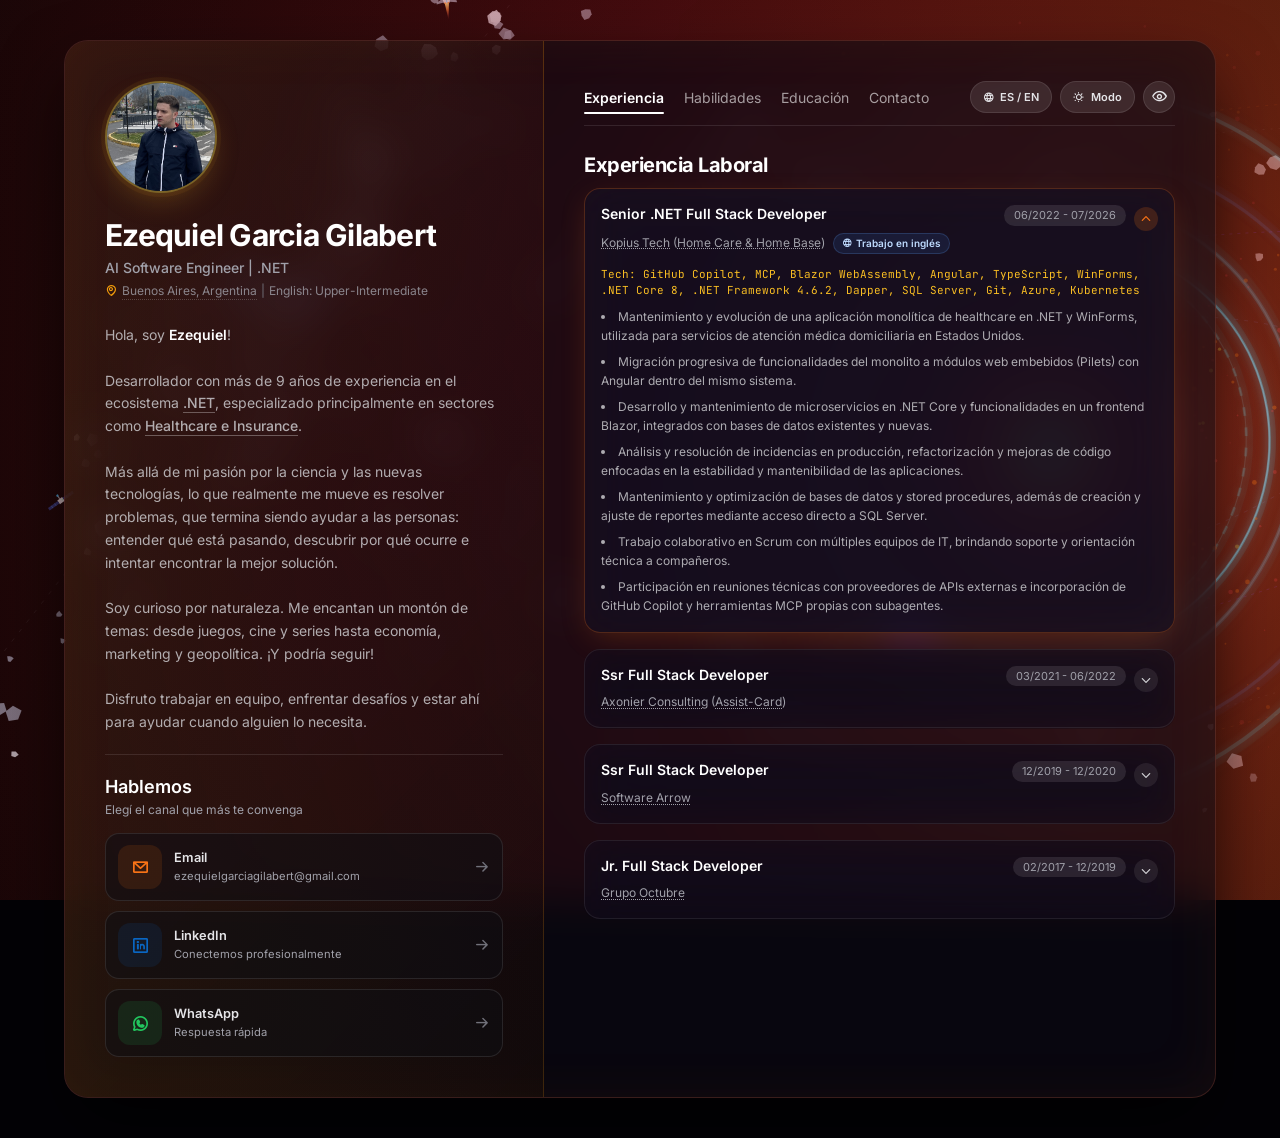
<file: dev/index.html>
<!DOCTYPE html>
<html lang="es" class="dark">
<head>
    <meta charset="UTF-8">
    <meta name="viewport" content="width=device-width, initial-scale=1.0">
    <meta id="meta-description" name="description" content="Portfolio de Ezequiel Garcia Gilabert, desarrollador Senior .NET Full Stack en Buenos Aires.">
    <meta id="og-description" property="og:description" content="Portfolio de Ezequiel Garcia Gilabert, AI Software Engineer en Buenos Aires.">
    <link rel="stylesheet" href="assets/css/fonts.css">
    <link rel="stylesheet" href="assets/css/vendor/phosphor-bold.css">
    <link rel="stylesheet" href="assets/css/vendor/phosphor-fill.css">
    <link rel="stylesheet" href="assets/css/tailwind.generated.css">
    <link rel="stylesheet" href="assets/css/base.css">
    <link rel="stylesheet" href="assets/css/layout.css">
    <link rel="stylesheet" href="assets/css/components.css">
    <link rel="stylesheet" href="assets/css/components/profile-sidebar.css">
    <link rel="stylesheet" href="assets/css/components/profile-header.css">
    <link rel="stylesheet" href="assets/css/components/contact-links.css">
    <link rel="stylesheet" href="assets/css/components/app-nav.css">
    <link rel="stylesheet" href="assets/css/components/experience-card.css">
    <link rel="stylesheet" href="assets/css/components/education-card.css">
    <link rel="stylesheet" href="assets/css/components/skills.css">
    <link rel="stylesheet" href="assets/css/components/contact-csharp.css">
    <link rel="stylesheet" href="assets/css/components/profile-sheet.css">
    <link rel="stylesheet" href="assets/css/cosmos.css">
    <link rel="stylesheet" href="assets/css/components/cosmos-view.css">
</head>
<body class="app-body">

    <canvas id="space-canvas"></canvas>

    <!-- Keep the fixed avatar outside the main layout container. -->
    <button id="profile-trigger" class="profile-trigger" aria-label="Abrir perfil" data-i18n-aria-label="profile_open">
        <img src="assets/img/perfil.jpg" alt="Ezequiel Garcia Gilabert">
    </button>
    <main class="glass-card">

        <div id="profile-backdrop" class="profile-backdrop"></div>

        <div class="app-grid">

            <aside class="profile-sidebar col-left" id="profile-sidebar">
                <div class="profile-sheet-handle"></div>
                <button id="profile-close" class="profile-close" aria-label="Cerrar perfil" data-i18n-aria-label="profile_close">
                    <i class="ph-bold ph-x"></i>
                </button>

                <div class="profile-sidebar-inner">
                    <div class="profile-header">
                        <div class="profile-photo-frame">
                            <img src="assets/img/perfil.jpg" alt="Ezequiel Garcia Gilabert">
                        </div>
                        <div>
                            <h1 class="profile-name">Ezequiel Garcia Gilabert</h1>
                            <p class="profile-role">AI Software Engineer | .NET</p>
                            <p class="profile-location">
                                <a href="https://www.google.com/maps/place/Buenos+Aires" target="_blank" rel="noopener noreferrer" class="profile-location-link" title="Ver Buenos Aires en Google Maps" data-i18n-title="location_map_title">
                                    <i class="ph-bold ph-map-pin"></i>
                                    <span>Buenos Aires, Argentina</span>
                                </a>
                                <span class="profile-location-divider">|</span>
                                <span>English: Upper-Intermediate</span>
                            </p>
                        </div>
                        <p id="bio-text" class="profile-bio"></p>
                    </div>

                    <div class="contact-links">
                        <div class="contact-links-heading">
                            <h2 class="contact-links-title" data-i18n="contact_title">Hablemos</h2>
                            <p class="contact-links-subtitle" data-i18n="contact_subtitle">Elegí el canal que más te convenga</p>
                        </div>
                        <div class="contact-links-row">
                            <a id="email-link" href="mailto:ezequielgarciagilabert@gmail.com" class="contact-method contact-method--email">
                                <span class="contact-method-icon"><i class="ph-bold ph-envelope-simple" aria-hidden="true"></i></span>
                                <span class="contact-method-copy"><strong>Email</strong><span>ezequielgarciagilabert@gmail.com</span></span>
                                <i class="ph-bold ph-arrow-right contact-method-arrow" aria-hidden="true"></i>
                            </a>
                            <a href="https://linkedin.com/in/ezequiel-garcia-gilabert" target="_blank" rel="noopener noreferrer" class="contact-method contact-method--linkedin">
                                <span class="contact-method-icon"><i class="ph-bold ph-linkedin-logo" aria-hidden="true"></i></span>
                                <span class="contact-method-copy"><strong>LinkedIn</strong><span data-i18n="contact_linkedin_desc">Conectemos profesionalmente</span></span>
                                <i class="ph-bold ph-arrow-right contact-method-arrow" aria-hidden="true"></i>
                            </a>
                            <a href="https://wa.me/5491164135977" target="_blank" rel="noopener noreferrer" class="contact-method contact-method--whatsapp">
                                <span class="contact-method-icon"><i class="ph-bold ph-whatsapp-logo" aria-hidden="true"></i></span>
                                <span class="contact-method-copy"><strong>WhatsApp</strong><span data-i18n="contact_whatsapp_desc">Respuesta rápida</span></span>
                                <i class="ph-bold ph-arrow-right contact-method-arrow" aria-hidden="true"></i>
                            </a>
                        </div>
                    </div>
                </div>
            </aside>

            <div class="panel-right col-right skills-scroll">
                <div class="panel-content">

                    <nav class="app-nav">
                        <div class="app-nav-tabs" role="tablist" aria-label="Secciones del portfolio" data-i18n-aria-label="tablist_label">
                            <button id="tab-btn-experience" class="app-nav-tab active" type="button" role="tab" aria-selected="true" aria-controls="tab-experience" tabindex="0" data-tab="experience" data-i18n="nav_exp">Experiencia</button>
                            <button id="tab-btn-skills" class="app-nav-tab" type="button" role="tab" aria-selected="false" aria-controls="tab-skills" tabindex="-1" data-tab="skills" data-i18n="nav_skills">Habilidades</button>
                            <button id="tab-btn-education" class="app-nav-tab" type="button" role="tab" aria-selected="false" aria-controls="tab-education" tabindex="-1" data-tab="education" data-i18n="nav_edu">Educación</button>
                            <button id="tab-btn-contact" class="app-nav-tab" type="button" role="tab" aria-selected="false" aria-controls="tab-contact" tabindex="-1" data-tab="contact" data-i18n="nav_contact">Contacto</button>
                        </div>

                        <div class="app-nav-toggles">
                            <button id="lang-toggle-btn" type="button" class="btn-toggle" title="Cambiar idioma" data-i18n-title="language_toggle_title">
                                <i class="ph-bold ph-globe"></i>
                                <span id="lang-label">ES / EN</span>
                            </button>
                            <button id="theme-toggle-btn" type="button" class="btn-toggle" title="Cambiar tema" data-i18n-title="theme_toggle_title">
                                <i id="theme-icon" class="ph-bold ph-sun"></i>
                                <span class="btn-toggle-label" data-i18n="theme_toggle_label">Modo</span>
                            </button>
                            <button id="cosmos-view-toggle" class="btn-toggle cosmos-view-toggle" type="button" aria-label="Contemplar el fondo cósmico" data-i18n-aria-label="cosmos_toggle_label" aria-pressed="false" title="Contemplar el fondo cósmico" data-i18n-title="cosmos_toggle_label">
                                <i class="ph-bold ph-eye" aria-hidden="true"></i>
                            </button>
                        </div>
                    </nav>

                    <div id="tab-experience" class="tab-panel active" role="tabpanel" aria-labelledby="tab-btn-experience" tabindex="0">
                        <h2 data-i18n="title_exp" class="tab-title">Experiencia Laboral</h2>
                        <div id="experience-container" class="tab-body tab-body--exp"></div>
                    </div>

                    <div id="tab-skills" class="tab-panel" role="tabpanel" aria-labelledby="tab-btn-skills" tabindex="0" aria-hidden="true" hidden>
                        <h2 data-i18n="title_skills" class="tab-title tab-title--spacious">Habilidades Técnicas</h2>
                        <div id="skills-container"></div>
                    </div>

                    <div id="tab-education" class="tab-panel" role="tabpanel" aria-labelledby="tab-btn-education" tabindex="0" aria-hidden="true" hidden>
                        <h2 data-i18n="title_edu" class="tab-title">Educación y Calificaciones</h2>
                        <div id="education-container" class="tab-body tab-body--edu"></div>
                    </div>

                    <div id="tab-contact" class="tab-panel" role="tabpanel" aria-labelledby="tab-btn-contact" tabindex="0" aria-hidden="true" hidden>
                        <h2 data-i18n="title_contact" class="tab-title">¿Qué tenés en mente?</h2>
                        <p data-i18n="sub_contact" class="tab-subtitle">Mandame un mensaje, contame tu idea y vemos qué podemos hacer!</p>

                        <div class="contact-ide">
                            <div class="contact-ide__titlebar">
                                <div class="contact-ide__controls">
                                    <span class="red"></span>
                                    <span class="yellow"></span>
                                    <span class="green"></span>
                                </div>
                                <div class="contact-ide__title">
                                    <i class="ph-bold ph-file-c-sharp"></i>
                                    <strong>ContactController.cs</strong>
                                </div>
                            </div>

                            <form id="contact-form" class="contact-ide__code">
                                <input type="checkbox" name="botcheck" class="hidden" tabindex="-1" autocomplete="off" aria-hidden="true">

                                <div class="contact-ide__line">
                                    <span class="contact-ide__line-num">1</span>
                                    <span class="contact-ide__line-content"><span class="kw">using</span> <span class="var">Microsoft.AspNetCore.Mvc</span><span class="pun">;</span></span>
                                </div>
                                <div class="contact-ide__line">
                                    <span class="contact-ide__line-num">2</span>
                                    <span class="contact-ide__line-content"><span class="kw">using</span> <span class="var">System.Threading.Tasks</span><span class="pun">;</span></span>
                                </div>
                                <div class="contact-ide__line">
                                    <span class="contact-ide__line-num">3</span>
                                    <span class="contact-ide__line-content"></span>
                                </div>
                                <div class="contact-ide__line">
                                    <span class="contact-ide__line-num">4</span>
                                    <span class="contact-ide__line-content"><span class="cmt">// Endpoint that receives messages from the portfolio</span></span>
                                </div>
                                <div class="contact-ide__line">
                                    <span class="contact-ide__line-num">5</span>
                                    <span class="contact-ide__line-content"><span class="attr">[ApiController]</span></span>
                                </div>
                                <div class="contact-ide__line">
                                    <span class="contact-ide__line-num">6</span>
                                    <span class="contact-ide__line-content"><span class="attr">[Route(</span><span class="str">"api/contact"</span><span class="attr">)]</span></span>
                                </div>
                                <div class="contact-ide__line">
                                    <span class="contact-ide__line-num">7</span>
                                    <span class="contact-ide__line-content"><span class="kw">public class</span> <span class="type">ContactController</span> <span class="pun">:</span> <span class="type">ControllerBase</span></span>
                                </div>
                                <div class="contact-ide__line">
                                    <span class="contact-ide__line-num">8</span>
                                    <span class="contact-ide__line-content"><span class="pun">{</span></span>
                                </div>
                                <div class="contact-ide__line">
                                    <span class="contact-ide__line-num">9</span>
                                    <span class="contact-ide__line-content">    <span class="attr">[HttpPost]</span></span>
                                </div>
                                <div class="contact-ide__line">
                                    <span class="contact-ide__line-num">10</span>
                                    <span class="contact-ide__line-content">    <span class="kw">public async</span> <span class="type">Task</span><span class="pun">&lt;</span><span class="type">IActionResult</span><span class="pun">&gt;</span> <span class="attr">SendAsync</span><span class="pun">()</span></span>
                                </div>
                                <div class="contact-ide__line">
                                    <span class="contact-ide__line-num">11</span>
                                    <span class="contact-ide__line-content">    <span class="pun">{</span></span>
                                </div>
                                <div class="contact-ide__line">
                                    <span class="contact-ide__line-num">12</span>
                                    <span class="contact-ide__line-content">        <span class="cmt">// Build the request with the form data</span></span>
                                </div>
                                <div class="contact-ide__line">
                                    <span class="contact-ide__line-num">13</span>
                                    <span class="contact-ide__line-content">        <span class="kw">var</span> <span class="var">request</span> <span class="op">=</span> <span class="kw2">new</span> <span class="type">ContactRequest</span></span>
                                </div>
                                <div class="contact-ide__line">
                                    <span class="contact-ide__line-num">14</span>
                                    <span class="contact-ide__line-content">        <span class="pun">{</span></span>
                                </div>
                                <div class="contact-ide__line">
                                    <span class="contact-ide__line-num">15</span>
                                    <span class="contact-ide__line-content">            <span class="key">Name</span> <span class="op">=</span> <input id="contact-name" type="text" class="contact-ide__input" maxlength="45" placeholder="Tu nombre" data-i18n-placeholder="ph_name" required autocomplete="name"><span class="pun">,</span></span>
                                </div>
                                <div class="contact-ide__line">
                                    <span class="contact-ide__line-num">16</span>
                                    <span class="contact-ide__line-content">            <span class="key">Email</span> <span class="op">=</span> <input id="contact-email" type="email" class="contact-ide__input" maxlength="45" placeholder="tu@email.com" data-i18n-placeholder="ph_email" required autocomplete="email"><span class="pun">,</span></span>
                                </div>
                                <div class="contact-ide__line">
                                    <span class="contact-ide__line-num">17</span>
                                    <span class="contact-ide__line-content">            <span class="key">Message</span> <span class="op">=</span></span>
                                </div>
                                <div class="contact-ide__line">
                                    <span class="contact-ide__line-num">18</span>
                                    <span class="contact-ide__line-content"><span class="contact-ide__textarea-wrap">
                                                <i class="ph-bold ph-chat-text contact-ide__textarea-icon"></i>
                                                <textarea id="contact-message" class="contact-ide__textarea" maxlength="150" placeholder="Contame tu idea, tu proyecto o lo que necesites..." data-i18n-placeholder="ph_message" required></textarea>
                                            </span></span>
                                </div>
                                <div class="contact-ide__line">
                                    <span class="contact-ide__line-num">19</span>
                                    <span class="contact-ide__line-content">        <span class="pun">};</span></span>
                                </div>
                                <div class="contact-ide__line">
                                    <span class="contact-ide__line-num">20</span>
                                    <span class="contact-ide__line-content"></span>
                                </div>
                                <div class="contact-ide__line">
                                    <span class="contact-ide__line-num">21</span>
                                    <span class="contact-ide__line-content">        <span class="kw">await</span> <span class="var">_service</span><span class="pun">.</span><span class="attr">SendAsync</span><span class="pun">(</span><span class="var">request</span><span class="pun">);</span></span>
                                </div>
                                <div class="contact-ide__line">
                                    <span class="contact-ide__line-num">22</span>
                                    <span class="contact-ide__line-content">        <span class="kw2">return</span> <span class="attr">Ok</span><span class="pun">();</span></span>
                                </div>
                                <div class="contact-ide__line">
                                    <span class="contact-ide__line-num">23</span>
                                    <span class="contact-ide__line-content">    <span class="pun">}</span></span>
                                </div>
                                <div class="contact-ide__line">
                                    <span class="contact-ide__line-num">24</span>
                                    <span class="contact-ide__line-content"><span class="pun">}</span></span>
                                </div>

                                <div id="contact-output" class="contact-ide__feedback hidden">
                                    <i class="ph-bold ph-check-circle"></i>
                                    <span id="contact-out-text" data-i18n="toast_send">Mensaje enviado correctamente.</span>
                                </div>

                                <div class="contact-ide__footer">
                                    <span class="contact-ide__counter">
                                        <i class="ph-bold ph-text-aa"></i>
                                        <span id="contact-counter">0 / 150</span>
                                    </span>
                                    <button type="submit" class="contact-ide__btn">
                                        <i class="ph-bold ph-play"></i>
                                        <span>SendAsync()</span>
                                    </button>
                                </div>
                            </form>
                        </div>
                    </div>

                </div>
            </div>

        </div>
    </main>
    <button id="cosmos-view-theme-toggle" class="cosmos-view-exit cosmos-view-theme-toggle" type="button" aria-label="Cambiar modo oscuro o claro" data-i18n-aria-label="cosmos_theme_toggle_label" title="Cambiar modo oscuro o claro" data-i18n-title="cosmos_theme_toggle_label" hidden>
        <i id="cosmos-view-theme-icon" class="ph-bold ph-sun" aria-hidden="true"></i>
    </button>
    <button id="cosmos-view-exit" class="cosmos-view-exit" type="button" aria-label="Volver al portfolio" data-i18n-aria-label="cosmos_exit_label" title="Volver al portfolio" data-i18n-title="cosmos_exit_label" hidden>
        <i class="ph-bold ph-eye-slash" aria-hidden="true"></i>
    </button>

    <script src="assets/js/core/events.js"></script>
    <script src="assets/js/core/storage.js"></script>
    <script src="assets/js/core/dom.js"></script>

    <script src="assets/js/data/translations.js"></script>
    <script src="assets/js/data/icons.js"></script>
    <script src="assets/js/data/skills.js"></script>
    <script src="assets/js/data/experience.js"></script>
    <script src="assets/js/data/education.js"></script>

    <script src="assets/js/ui/toast.js"></script>
    <script src="assets/js/ui/i18n.js"></script>
    <script src="assets/js/ui/tabs.js"></script>
    <script src="assets/js/ui/profile-cards.js"></script>
    <script src="assets/js/ui/contact.js"></script>
    <script src="assets/js/ui/icon.js"></script>
    <script src="assets/js/ui/mobile-sheet.js"></script>

    <script src="assets/js/ui/render-skills.js"></script>
    <script src="assets/js/ui/render-experience.js"></script>
    <script src="assets/js/ui/render-education.js"></script>

    <script src="assets/js/cosmos/transition.js"></script>
    <script src="assets/js/cosmos/state.js"></script>
    <script src="assets/js/cosmos/fragments.js"></script>

    <script src="assets/js/cosmos/planets/definitions.js"></script>
    <script src="assets/js/cosmos/planets/physics.js"></script>
    <script src="assets/js/cosmos/planets/draw-earth.js"></script>
    <script src="assets/js/cosmos/planets/draw-moon.js"></script>
    <script src="assets/js/cosmos/planets/draw-saturn.js"></script>
    <script src="assets/js/cosmos/planets/draw-mars.js"></script>
    <script src="assets/js/cosmos/planets/destruction.js"></script>
    <script src="assets/js/cosmos/planets/index.js"></script>

    <script src="assets/js/cosmos/asteroids/config.js"></script>
    <script src="assets/js/cosmos/asteroids/belts.js"></script>
    <script src="assets/js/cosmos/asteroids/draw-satellite.js"></script>
    <script src="assets/js/cosmos/asteroids/draw-iss.js"></script>
    <script src="assets/js/cosmos/asteroids/draw-spaceship.js"></script>
    <script src="assets/js/cosmos/asteroids/collisions.js"></script>
    <script src="assets/js/cosmos/asteroids/index.js"></script>

    <script src="assets/js/cosmos/sun/em-waves.js"></script>
    <script src="assets/js/cosmos/sun/coronal-loops.js"></script>
    <script src="assets/js/cosmos/sun/flares.js"></script>
    <script src="assets/js/cosmos/sun/red-giant.js"></script>
    <script src="assets/js/cosmos/sun/white-dwarf.js"></script>
    <script src="assets/js/cosmos/sun/index.js"></script>

    <script src="assets/js/cosmos/shockwaves/waves.js"></script>
    <script src="assets/js/cosmos/shockwaves/supernova.js"></script>
    <script src="assets/js/cosmos/shockwaves/index.js"></script>

    <script src="assets/js/cosmos/particles.js"></script>
    <script src="assets/js/cosmos/engine.js"></script>

    <script src="assets/js/ui/theme.js"></script>
    <script src="assets/js/ui/cosmos-view.js"></script>
    <script src="assets/js/app.js"></script>
</body>
</html>
</file>
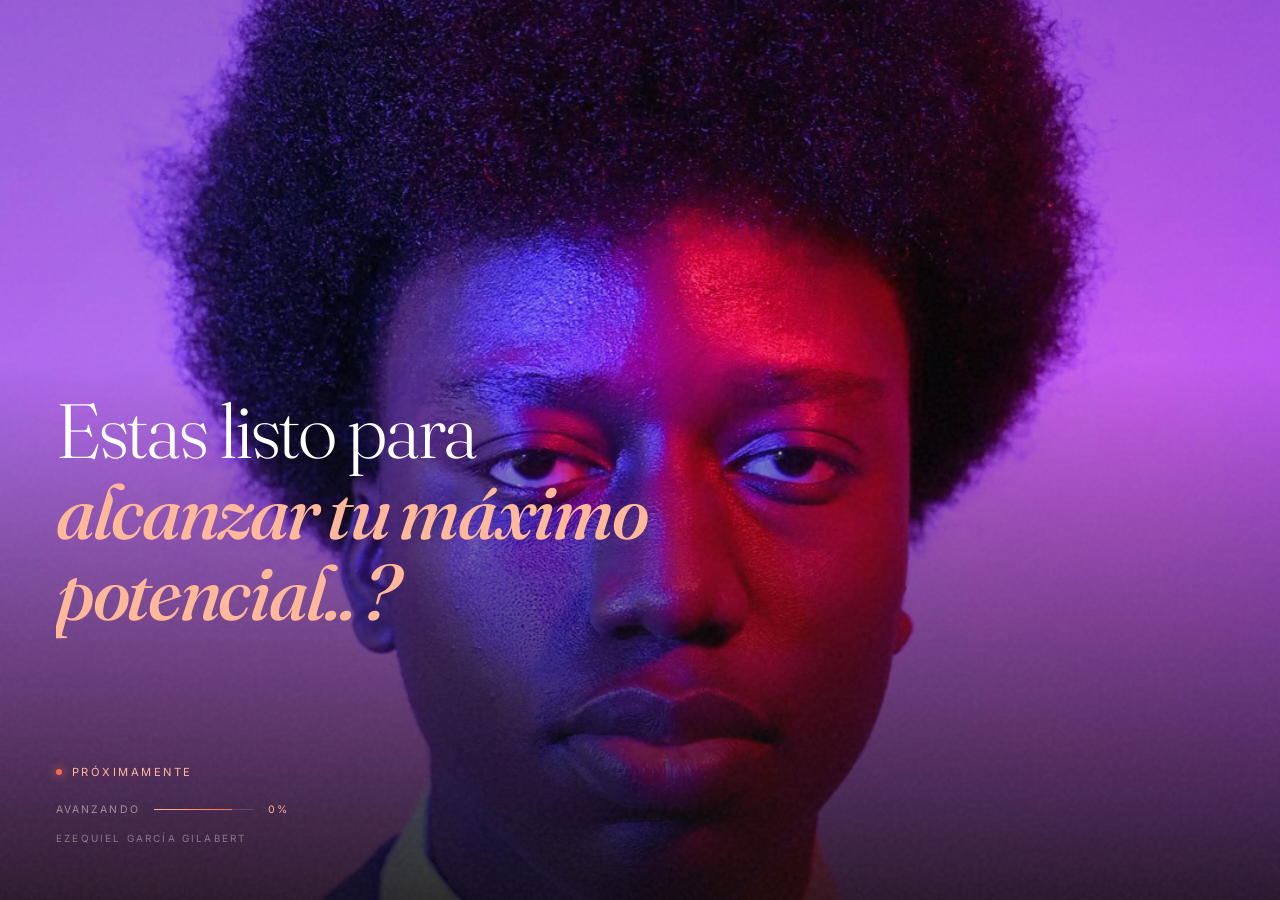
<file: management/index.html>
<!DOCTYPE html>
<html lang="es">
<head>
<meta charset="UTF-8">
<meta name="viewport" content="width=device-width, initial-scale=1.0">
<meta name="color-scheme" content="dark">
<meta name="theme-color" content="#0a0807">
<title>Próximamente...</title>

<link rel="preconnect" href="https://fonts.googleapis.com">
<link rel="preconnect" href="https://fonts.gstatic.com" crossorigin>
<link href="https://fonts.googleapis.com/css2?family=Inter:wght@300;400;500&family=Fraunces:ital,opsz,wght@0,9..144,300;1,9..144,500&display=swap" rel="stylesheet">

<link rel="preload" as="video" type="video/mp4"
      media="(max-width: 899px)"
      href="https://videos.pexels.com/video-files/9370435/9370435-hd_1080_1920_24fps.mp4">

<link rel="stylesheet" href="css/styles.css">
</head>
<body>

  <div class="stage-root">

    <div class="mix-stage" id="mixStage" aria-hidden="true">
      <video class="mix-layer" muted loop playsinline webkit-playsinline
             disablepictureinpicture preload="auto" fetchpriority="high"
             poster="assets/poster.jpg"
             data-mix-index="0">
        <source src="https://videos.pexels.com/video-files/9370435/9370435-hd_1080_1920_24fps.mp4" type="video/mp4" media="(max-width: 899px)">
        <source src="https://videos.pexels.com/video-files/9370435/9370435-uhd_2160_3840_24fps.mp4" type="video/mp4" media="(min-width: 900px)">
        <source src="https://videos.pexels.com/video-files/9370435/9370435-hd_1080_1920_24fps.mp4" type="video/mp4">
      </video>

      <video class="mix-layer" muted loop playsinline webkit-playsinline
             disablepictureinpicture preload="metadata"
             poster="assets/poster.jpg"
             data-mix-index="1">
        <source src="https://videos.pexels.com/video-files/9370435/9370435-hd_1080_1920_24fps.mp4" type="video/mp4" media="(max-width: 899px)">
        <source src="https://videos.pexels.com/video-files/9370435/9370435-uhd_2160_3840_24fps.mp4" type="video/mp4" media="(min-width: 900px)">
        <source src="https://videos.pexels.com/video-files/9370435/9370435-hd_1080_1920_24fps.mp4" type="video/mp4">
      </video>

      <video class="mix-layer" muted loop playsinline webkit-playsinline
             disablepictureinpicture preload="metadata"
             poster="assets/poster.jpg"
             data-mix-index="2">
        <source src="https://videos.pexels.com/video-files/9370435/9370435-hd_1080_1920_24fps.mp4" type="video/mp4" media="(max-width: 899px)">
        <source src="https://videos.pexels.com/video-files/9370435/9370435-uhd_2160_3840_24fps.mp4" type="video/mp4" media="(min-width: 900px)">
        <source src="https://videos.pexels.com/video-files/9370435/9370435-hd_1080_1920_24fps.mp4" type="video/mp4">
      </video>
    </div>

    <div class="overlay overlay--gradient" aria-hidden="true"></div>
    <div class="overlay overlay--warm" aria-hidden="true"></div>
    <div class="overlay overlay--grain" aria-hidden="true"></div>

    <div class="paparazzi" id="paparazzi" aria-hidden="true"></div>

    <main class="content-stage" id="contentStage">
      <div class="content">

        <h1 class="headline">Estas listo para<br><span class="headline__accent">alcanzar tu máximo potencial.. ?</span></h1>

        <p class="subtitle" id="subtitleTypewriter" aria-live="polite">No hace falta suerte. Hace falta <strong>idea, estructura y cabeza</strong>. Con eso, se logra lo que sea.</p>

        <div class="footer">
          <div class="eyebrow">
            <span class="eyebrow__dot" aria-hidden="true"></span>
            <span>Próximamente</span>
          </div>

          <div class="progress" role="status" aria-label="Progreso del proyecto">
            <span>Avanzando</span>
            <div class="progress__track" aria-hidden="true">
              <div class="progress__fill"></div>
            </div>
            <span class="progress__value">0%</span>
          </div>

          <a class="credit"
             href="https://ezequielgarciagilabert.com/dev/"
             target="_blank"
             rel="noopener noreferrer"
             title="Sitio de Ezequiel García Gilabert">
            Ezequiel García Gilabert
          </a>
        </div>

      </div>
    </main>

  </div>

  <script src="js/video-stage.js" defer></script>
  <script src="js/content-effects.js" defer></script>
  <script src="js/paparazzi.js" defer></script>
  <script src="js/script.js" defer></script>

</body>
</html>
</file>
<file: dev/assets/css/fonts.css>
@font-face {
    font-family: 'Inter';
    font-style: normal;
    font-weight: 300;
    font-display: swap;
    src: url('../fonts/inter-latin-300-normal.woff2') format('woff2');
}

@font-face {
    font-family: 'Inter';
    font-style: normal;
    font-weight: 400;
    font-display: swap;
    src: url('../fonts/inter-latin-400-normal.woff2') format('woff2');
}

@font-face {
    font-family: 'Inter';
    font-style: normal;
    font-weight: 500;
    font-display: swap;
    src: url('../fonts/inter-latin-500-normal.woff2') format('woff2');
}

@font-face {
    font-family: 'Inter';
    font-style: normal;
    font-weight: 600;
    font-display: swap;
    src: url('../fonts/inter-latin-600-normal.woff2') format('woff2');
}

@font-face {
    font-family: 'Inter';
    font-style: normal;
    font-weight: 700;
    font-display: swap;
    src: url('../fonts/inter-latin-700-normal.woff2') format('woff2');
}

@font-face {
    font-family: 'JetBrains Mono';
    font-style: normal;
    font-weight: 400;
    font-display: swap;
    src: url('../fonts/jetbrains-mono-latin-400-normal.woff2') format('woff2');
}

@font-face {
    font-family: 'JetBrains Mono';
    font-style: normal;
    font-weight: 500;
    font-display: swap;
    src: url('../fonts/jetbrains-mono-latin-500-normal.woff2') format('woff2');
}

@font-face {
    font-family: 'JetBrains Mono';
    font-style: normal;
    font-weight: 600;
    font-display: swap;
    src: url('../fonts/jetbrains-mono-latin-600-normal.woff2') format('woff2');
}
</file>
<file: dev/assets/css/vendor/phosphor-bold.css>
@font-face {
  font-family: "Phosphor-Bold";
  src:
    url("./Phosphor-Bold.woff2") format("woff2"),
    url("./Phosphor-Bold.woff") format("woff"),
    url("./Phosphor-Bold.ttf") format("truetype"),
    url("./Phosphor-Bold.svg#Phosphor-Bold") format("svg");
  font-weight: normal;
  font-style: normal;
  font-display: block;
}

.ph-bold {
  /* use !important to prevent issues with browser extensions that change fonts */
  font-family: "Phosphor-Bold" !important;
  speak: never;
  font-style: normal;
  font-weight: normal;
  font-variant: normal;
  text-transform: none;
  line-height: 1;

  /* Enable Ligatures ================ */
  letter-spacing: 0;
  -webkit-font-feature-settings: "liga";
  -moz-font-feature-settings: "liga=1";
  -moz-font-feature-settings: "liga";
  -ms-font-feature-settings: "liga" 1;
  font-feature-settings: "liga";
  -webkit-font-variant-ligatures: discretionary-ligatures;
  font-variant-ligatures: discretionary-ligatures;

  /* Better Font Rendering =========== */
  -webkit-font-smoothing: antialiased;
  -moz-osx-font-smoothing: grayscale;
}

.ph-bold.ph-acorn:before {
  content: "\eb9a";
}
.ph-bold.ph-address-book:before {
  content: "\e6f8";
}
.ph-bold.ph-address-book-tabs:before {
  content: "\ee4e";
}
.ph-bold.ph-air-traffic-control:before {
  content: "\ecd8";
}
.ph-bold.ph-airplane:before {
  content: "\e002";
}
.ph-bold.ph-airplane-in-flight:before {
  content: "\e4fe";
}
.ph-bold.ph-airplane-landing:before {
  content: "\e502";
}
.ph-bold.ph-airplane-takeoff:before {
  content: "\e504";
}
.ph-bold.ph-airplane-taxiing:before {
  content: "\e500";
}
.ph-bold.ph-airplane-tilt:before {
  content: "\e5d6";
}
.ph-bold.ph-airplay:before {
  content: "\e004";
}
.ph-bold.ph-alarm:before {
  content: "\e006";
}
.ph-bold.ph-alien:before {
  content: "\e8a6";
}
.ph-bold.ph-align-bottom:before {
  content: "\e506";
}
.ph-bold.ph-align-bottom-simple:before {
  content: "\eb0c";
}
.ph-bold.ph-align-center-horizontal:before {
  content: "\e50a";
}
.ph-bold.ph-align-center-horizontal-simple:before {
  content: "\eb0e";
}
.ph-bold.ph-align-center-vertical:before {
  content: "\e50c";
}
.ph-bold.ph-align-center-vertical-simple:before {
  content: "\eb10";
}
.ph-bold.ph-align-left:before {
  content: "\e50e";
}
.ph-bold.ph-align-left-simple:before {
  content: "\eaee";
}
.ph-bold.ph-align-right:before {
  content: "\e510";
}
.ph-bold.ph-align-right-simple:before {
  content: "\eb12";
}
.ph-bold.ph-align-top:before {
  content: "\e512";
}
.ph-bold.ph-align-top-simple:before {
  content: "\eb14";
}
.ph-bold.ph-amazon-logo:before {
  content: "\e96c";
}
.ph-bold.ph-ambulance:before {
  content: "\e572";
}
.ph-bold.ph-anchor:before {
  content: "\e514";
}
.ph-bold.ph-anchor-simple:before {
  content: "\e5d8";
}
.ph-bold.ph-android-logo:before {
  content: "\e008";
}
.ph-bold.ph-angle:before {
  content: "\e7bc";
}
.ph-bold.ph-angular-logo:before {
  content: "\eb80";
}
.ph-bold.ph-aperture:before {
  content: "\e00a";
}
.ph-bold.ph-app-store-logo:before {
  content: "\e974";
}
.ph-bold.ph-app-window:before {
  content: "\e5da";
}
.ph-bold.ph-apple-logo:before {
  content: "\e516";
}
.ph-bold.ph-apple-podcasts-logo:before {
  content: "\eb96";
}
.ph-bold.ph-approximate-equals:before {
  content: "\edaa";
}
.ph-bold.ph-archive:before {
  content: "\e00c";
}
.ph-bold.ph-armchair:before {
  content: "\e012";
}
.ph-bold.ph-arrow-arc-left:before {
  content: "\e014";
}
.ph-bold.ph-arrow-arc-right:before {
  content: "\e016";
}
.ph-bold.ph-arrow-bend-double-up-left:before {
  content: "\e03a";
}
.ph-bold.ph-arrow-bend-double-up-right:before {
  content: "\e03c";
}
.ph-bold.ph-arrow-bend-down-left:before {
  content: "\e018";
}
.ph-bold.ph-arrow-bend-down-right:before {
  content: "\e01a";
}
.ph-bold.ph-arrow-bend-left-down:before {
  content: "\e01c";
}
.ph-bold.ph-arrow-bend-left-up:before {
  content: "\e01e";
}
.ph-bold.ph-arrow-bend-right-down:before {
  content: "\e020";
}
.ph-bold.ph-arrow-bend-right-up:before {
  content: "\e022";
}
.ph-bold.ph-arrow-bend-up-left:before {
  content: "\e024";
}
.ph-bold.ph-arrow-bend-up-right:before {
  content: "\e026";
}
.ph-bold.ph-arrow-circle-down:before {
  content: "\e028";
}
.ph-bold.ph-arrow-circle-down-left:before {
  content: "\e02a";
}
.ph-bold.ph-arrow-circle-down-right:before {
  content: "\e02c";
}
.ph-bold.ph-arrow-circle-left:before {
  content: "\e05a";
}
.ph-bold.ph-arrow-circle-right:before {
  content: "\e02e";
}
.ph-bold.ph-arrow-circle-up:before {
  content: "\e030";
}
.ph-bold.ph-arrow-circle-up-left:before {
  content: "\e032";
}
.ph-bold.ph-arrow-circle-up-right:before {
  content: "\e034";
}
.ph-bold.ph-arrow-clockwise:before {
  content: "\e036";
}
.ph-bold.ph-arrow-counter-clockwise:before {
  content: "\e038";
}
.ph-bold.ph-arrow-down:before {
  content: "\e03e";
}
.ph-bold.ph-arrow-down-left:before {
  content: "\e040";
}
.ph-bold.ph-arrow-down-right:before {
  content: "\e042";
}
.ph-bold.ph-arrow-elbow-down-left:before {
  content: "\e044";
}
.ph-bold.ph-arrow-elbow-down-right:before {
  content: "\e046";
}
.ph-bold.ph-arrow-elbow-left:before {
  content: "\e048";
}
.ph-bold.ph-arrow-elbow-left-down:before {
  content: "\e04a";
}
.ph-bold.ph-arrow-elbow-left-up:before {
  content: "\e04c";
}
.ph-bold.ph-arrow-elbow-right:before {
  content: "\e04e";
}
.ph-bold.ph-arrow-elbow-right-down:before {
  content: "\e050";
}
.ph-bold.ph-arrow-elbow-right-up:before {
  content: "\e052";
}
.ph-bold.ph-arrow-elbow-up-left:before {
  content: "\e054";
}
.ph-bold.ph-arrow-elbow-up-right:before {
  content: "\e056";
}
.ph-bold.ph-arrow-fat-down:before {
  content: "\e518";
}
.ph-bold.ph-arrow-fat-left:before {
  content: "\e51a";
}
.ph-bold.ph-arrow-fat-line-down:before {
  content: "\e51c";
}
.ph-bold.ph-arrow-fat-line-left:before {
  content: "\e51e";
}
.ph-bold.ph-arrow-fat-line-right:before {
  content: "\e520";
}
.ph-bold.ph-arrow-fat-line-up:before {
  content: "\e522";
}
.ph-bold.ph-arrow-fat-lines-down:before {
  content: "\e524";
}
.ph-bold.ph-arrow-fat-lines-left:before {
  content: "\e526";
}
.ph-bold.ph-arrow-fat-lines-right:before {
  content: "\e528";
}
.ph-bold.ph-arrow-fat-lines-up:before {
  content: "\e52a";
}
.ph-bold.ph-arrow-fat-right:before {
  content: "\e52c";
}
.ph-bold.ph-arrow-fat-up:before {
  content: "\e52e";
}
.ph-bold.ph-arrow-left:before {
  content: "\e058";
}
.ph-bold.ph-arrow-line-down:before {
  content: "\e05c";
}
.ph-bold.ph-arrow-line-down-left:before {
  content: "\e05e";
}
.ph-bold.ph-arrow-line-down-right:before {
  content: "\e060";
}
.ph-bold.ph-arrow-line-left:before {
  content: "\e062";
}
.ph-bold.ph-arrow-line-right:before {
  content: "\e064";
}
.ph-bold.ph-arrow-line-up:before {
  content: "\e066";
}
.ph-bold.ph-arrow-line-up-left:before {
  content: "\e068";
}
.ph-bold.ph-arrow-line-up-right:before {
  content: "\e06a";
}
.ph-bold.ph-arrow-right:before {
  content: "\e06c";
}
.ph-bold.ph-arrow-square-down:before {
  content: "\e06e";
}
.ph-bold.ph-arrow-square-down-left:before {
  content: "\e070";
}
.ph-bold.ph-arrow-square-down-right:before {
  content: "\e072";
}
.ph-bold.ph-arrow-square-in:before {
  content: "\e5dc";
}
.ph-bold.ph-arrow-square-left:before {
  content: "\e074";
}
.ph-bold.ph-arrow-square-out:before {
  content: "\e5de";
}
.ph-bold.ph-arrow-square-right:before {
  content: "\e076";
}
.ph-bold.ph-arrow-square-up:before {
  content: "\e078";
}
.ph-bold.ph-arrow-square-up-left:before {
  content: "\e07a";
}
.ph-bold.ph-arrow-square-up-right:before {
  content: "\e07c";
}
.ph-bold.ph-arrow-u-down-left:before {
  content: "\e07e";
}
.ph-bold.ph-arrow-u-down-right:before {
  content: "\e080";
}
.ph-bold.ph-arrow-u-left-down:before {
  content: "\e082";
}
.ph-bold.ph-arrow-u-left-up:before {
  content: "\e084";
}
.ph-bold.ph-arrow-u-right-down:before {
  content: "\e086";
}
.ph-bold.ph-arrow-u-right-up:before {
  content: "\e088";
}
.ph-bold.ph-arrow-u-up-left:before {
  content: "\e08a";
}
.ph-bold.ph-arrow-u-up-right:before {
  content: "\e08c";
}
.ph-bold.ph-arrow-up:before {
  content: "\e08e";
}
.ph-bold.ph-arrow-up-left:before {
  content: "\e090";
}
.ph-bold.ph-arrow-up-right:before {
  content: "\e092";
}
.ph-bold.ph-arrows-clockwise:before {
  content: "\e094";
}
.ph-bold.ph-arrows-counter-clockwise:before {
  content: "\e096";
}
.ph-bold.ph-arrows-down-up:before {
  content: "\e098";
}
.ph-bold.ph-arrows-horizontal:before {
  content: "\eb06";
}
.ph-bold.ph-arrows-in:before {
  content: "\e09a";
}
.ph-bold.ph-arrows-in-cardinal:before {
  content: "\e09c";
}
.ph-bold.ph-arrows-in-line-horizontal:before {
  content: "\e530";
}
.ph-bold.ph-arrows-in-line-vertical:before {
  content: "\e532";
}
.ph-bold.ph-arrows-in-simple:before {
  content: "\e09e";
}
.ph-bold.ph-arrows-left-right:before {
  content: "\e0a0";
}
.ph-bold.ph-arrows-merge:before {
  content: "\ed3e";
}
.ph-bold.ph-arrows-out:before {
  content: "\e0a2";
}
.ph-bold.ph-arrows-out-cardinal:before {
  content: "\e0a4";
}
.ph-bold.ph-arrows-out-line-horizontal:before {
  content: "\e534";
}
.ph-bold.ph-arrows-out-line-vertical:before {
  content: "\e536";
}
.ph-bold.ph-arrows-out-simple:before {
  content: "\e0a6";
}
.ph-bold.ph-arrows-split:before {
  content: "\ed3c";
}
.ph-bold.ph-arrows-vertical:before {
  content: "\eb04";
}
.ph-bold.ph-article:before {
  content: "\e0a8";
}
.ph-bold.ph-article-medium:before {
  content: "\e5e0";
}
.ph-bold.ph-article-ny-times:before {
  content: "\e5e2";
}
.ph-bold.ph-asclepius:before {
  content: "\ee34";
}
.ph-bold.ph-caduceus:before {
  content: "\ee34";
}
.ph-bold.ph-asterisk:before {
  content: "\e0aa";
}
.ph-bold.ph-asterisk-simple:before {
  content: "\e832";
}
.ph-bold.ph-at:before {
  content: "\e0ac";
}
.ph-bold.ph-atom:before {
  content: "\e5e4";
}
.ph-bold.ph-avocado:before {
  content: "\ee04";
}
.ph-bold.ph-axe:before {
  content: "\e9fc";
}
.ph-bold.ph-baby:before {
  content: "\e774";
}
.ph-bold.ph-baby-carriage:before {
  content: "\e818";
}
.ph-bold.ph-backpack:before {
  content: "\e922";
}
.ph-bold.ph-backspace:before {
  content: "\e0ae";
}
.ph-bold.ph-bag:before {
  content: "\e0b0";
}
.ph-bold.ph-bag-simple:before {
  content: "\e5e6";
}
.ph-bold.ph-balloon:before {
  content: "\e76c";
}
.ph-bold.ph-bandaids:before {
  content: "\e0b2";
}
.ph-bold.ph-bank:before {
  content: "\e0b4";
}
.ph-bold.ph-barbell:before {
  content: "\e0b6";
}
.ph-bold.ph-barcode:before {
  content: "\e0b8";
}
.ph-bold.ph-barn:before {
  content: "\ec72";
}
.ph-bold.ph-barricade:before {
  content: "\e948";
}
.ph-bold.ph-baseball:before {
  content: "\e71a";
}
.ph-bold.ph-baseball-cap:before {
  content: "\ea28";
}
.ph-bold.ph-baseball-helmet:before {
  content: "\ee4a";
}
.ph-bold.ph-basket:before {
  content: "\e964";
}
.ph-bold.ph-basketball:before {
  content: "\e724";
}
.ph-bold.ph-bathtub:before {
  content: "\e81e";
}
.ph-bold.ph-battery-charging:before {
  content: "\e0ba";
}
.ph-bold.ph-battery-charging-vertical:before {
  content: "\e0bc";
}
.ph-bold.ph-battery-empty:before {
  content: "\e0be";
}
.ph-bold.ph-battery-full:before {
  content: "\e0c0";
}
.ph-bold.ph-battery-high:before {
  content: "\e0c2";
}
.ph-bold.ph-battery-low:before {
  content: "\e0c4";
}
.ph-bold.ph-battery-medium:before {
  content: "\e0c6";
}
.ph-bold.ph-battery-plus:before {
  content: "\e808";
}
.ph-bold.ph-battery-plus-vertical:before {
  content: "\ec50";
}
.ph-bold.ph-battery-vertical-empty:before {
  content: "\e7c6";
}
.ph-bold.ph-battery-vertical-full:before {
  content: "\e7c4";
}
.ph-bold.ph-battery-vertical-high:before {
  content: "\e7c2";
}
.ph-bold.ph-battery-vertical-low:before {
  content: "\e7be";
}
.ph-bold.ph-battery-vertical-medium:before {
  content: "\e7c0";
}
.ph-bold.ph-battery-warning:before {
  content: "\e0c8";
}
.ph-bold.ph-battery-warning-vertical:before {
  content: "\e0ca";
}
.ph-bold.ph-beach-ball:before {
  content: "\ed24";
}
.ph-bold.ph-beanie:before {
  content: "\ea2a";
}
.ph-bold.ph-bed:before {
  content: "\e0cc";
}
.ph-bold.ph-beer-bottle:before {
  content: "\e7b0";
}
.ph-bold.ph-beer-stein:before {
  content: "\eb62";
}
.ph-bold.ph-behance-logo:before {
  content: "\e7f4";
}
.ph-bold.ph-bell:before {
  content: "\e0ce";
}
.ph-bold.ph-bell-ringing:before {
  content: "\e5e8";
}
.ph-bold.ph-bell-simple:before {
  content: "\e0d0";
}
.ph-bold.ph-bell-simple-ringing:before {
  content: "\e5ea";
}
.ph-bold.ph-bell-simple-slash:before {
  content: "\e0d2";
}
.ph-bold.ph-bell-simple-z:before {
  content: "\e5ec";
}
.ph-bold.ph-bell-slash:before {
  content: "\e0d4";
}
.ph-bold.ph-bell-z:before {
  content: "\e5ee";
}
.ph-bold.ph-belt:before {
  content: "\ea2c";
}
.ph-bold.ph-bezier-curve:before {
  content: "\eb00";
}
.ph-bold.ph-bicycle:before {
  content: "\e0d6";
}
.ph-bold.ph-binary:before {
  content: "\ee60";
}
.ph-bold.ph-binoculars:before {
  content: "\ea64";
}
.ph-bold.ph-biohazard:before {
  content: "\e9e0";
}
.ph-bold.ph-bird:before {
  content: "\e72c";
}
.ph-bold.ph-blueprint:before {
  content: "\eda0";
}
.ph-bold.ph-bluetooth:before {
  content: "\e0da";
}
.ph-bold.ph-bluetooth-connected:before {
  content: "\e0dc";
}
.ph-bold.ph-bluetooth-slash:before {
  content: "\e0de";
}
.ph-bold.ph-bluetooth-x:before {
  content: "\e0e0";
}
.ph-bold.ph-boat:before {
  content: "\e786";
}
.ph-bold.ph-bomb:before {
  content: "\ee0a";
}
.ph-bold.ph-bone:before {
  content: "\e7f2";
}
.ph-bold.ph-book:before {
  content: "\e0e2";
}
.ph-bold.ph-book-bookmark:before {
  content: "\e0e4";
}
.ph-bold.ph-book-open:before {
  content: "\e0e6";
}
.ph-bold.ph-book-open-text:before {
  content: "\e8f2";
}
.ph-bold.ph-book-open-user:before {
  content: "\ede0";
}
.ph-bold.ph-bookmark:before {
  content: "\e0e8";
}
.ph-bold.ph-bookmark-simple:before {
  content: "\e0ea";
}
.ph-bold.ph-bookmarks:before {
  content: "\e0ec";
}
.ph-bold.ph-bookmarks-simple:before {
  content: "\e5f0";
}
.ph-bold.ph-books:before {
  content: "\e758";
}
.ph-bold.ph-boot:before {
  content: "\ecca";
}
.ph-bold.ph-boules:before {
  content: "\e722";
}
.ph-bold.ph-bounding-box:before {
  content: "\e6ce";
}
.ph-bold.ph-bowl-food:before {
  content: "\eaa4";
}
.ph-bold.ph-bowl-steam:before {
  content: "\e8e4";
}
.ph-bold.ph-bowling-ball:before {
  content: "\ea34";
}
.ph-bold.ph-box-arrow-down:before {
  content: "\e00e";
}
.ph-bold.ph-archive-box:before {
  content: "\e00e";
}
.ph-bold.ph-box-arrow-up:before {
  content: "\ee54";
}
.ph-bold.ph-boxing-glove:before {
  content: "\ea36";
}
.ph-bold.ph-brackets-angle:before {
  content: "\e862";
}
.ph-bold.ph-brackets-curly:before {
  content: "\e860";
}
.ph-bold.ph-brackets-round:before {
  content: "\e864";
}
.ph-bold.ph-brackets-square:before {
  content: "\e85e";
}
.ph-bold.ph-brain:before {
  content: "\e74e";
}
.ph-bold.ph-brandy:before {
  content: "\e6b4";
}
.ph-bold.ph-bread:before {
  content: "\e81c";
}
.ph-bold.ph-bridge:before {
  content: "\ea68";
}
.ph-bold.ph-briefcase:before {
  content: "\e0ee";
}
.ph-bold.ph-briefcase-metal:before {
  content: "\e5f2";
}
.ph-bold.ph-broadcast:before {
  content: "\e0f2";
}
.ph-bold.ph-broom:before {
  content: "\ec54";
}
.ph-bold.ph-browser:before {
  content: "\e0f4";
}
.ph-bold.ph-browsers:before {
  content: "\e0f6";
}
.ph-bold.ph-bug:before {
  content: "\e5f4";
}
.ph-bold.ph-bug-beetle:before {
  content: "\e5f6";
}
.ph-bold.ph-bug-droid:before {
  content: "\e5f8";
}
.ph-bold.ph-building:before {
  content: "\e100";
}
.ph-bold.ph-building-apartment:before {
  content: "\e0fe";
}
.ph-bold.ph-building-office:before {
  content: "\e0ff";
}
.ph-bold.ph-buildings:before {
  content: "\e102";
}
.ph-bold.ph-bulldozer:before {
  content: "\ec6c";
}
.ph-bold.ph-bus:before {
  content: "\e106";
}
.ph-bold.ph-butterfly:before {
  content: "\ea6e";
}
.ph-bold.ph-cable-car:before {
  content: "\e49c";
}
.ph-bold.ph-cactus:before {
  content: "\e918";
}
.ph-bold.ph-cake:before {
  content: "\e780";
}
.ph-bold.ph-calculator:before {
  content: "\e538";
}
.ph-bold.ph-calendar:before {
  content: "\e108";
}
.ph-bold.ph-calendar-blank:before {
  content: "\e10a";
}
.ph-bold.ph-calendar-check:before {
  content: "\e712";
}
.ph-bold.ph-calendar-dot:before {
  content: "\e7b2";
}
.ph-bold.ph-calendar-dots:before {
  content: "\e7b4";
}
.ph-bold.ph-calendar-heart:before {
  content: "\e8b0";
}
.ph-bold.ph-calendar-minus:before {
  content: "\ea14";
}
.ph-bold.ph-calendar-plus:before {
  content: "\e714";
}
.ph-bold.ph-calendar-slash:before {
  content: "\ea12";
}
.ph-bold.ph-calendar-star:before {
  content: "\e8b2";
}
.ph-bold.ph-calendar-x:before {
  content: "\e10c";
}
.ph-bold.ph-call-bell:before {
  content: "\e7de";
}
.ph-bold.ph-camera:before {
  content: "\e10e";
}
.ph-bold.ph-camera-plus:before {
  content: "\ec58";
}
.ph-bold.ph-camera-rotate:before {
  content: "\e7a4";
}
.ph-bold.ph-camera-slash:before {
  content: "\e110";
}
.ph-bold.ph-campfire:before {
  content: "\e9d8";
}
.ph-bold.ph-car:before {
  content: "\e112";
}
.ph-bold.ph-car-battery:before {
  content: "\ee30";
}
.ph-bold.ph-car-profile:before {
  content: "\e8cc";
}
.ph-bold.ph-car-simple:before {
  content: "\e114";
}
.ph-bold.ph-cardholder:before {
  content: "\e5fa";
}
.ph-bold.ph-cards:before {
  content: "\e0f8";
}
.ph-bold.ph-cards-three:before {
  content: "\ee50";
}
.ph-bold.ph-caret-circle-double-down:before {
  content: "\e116";
}
.ph-bold.ph-caret-circle-double-left:before {
  content: "\e118";
}
.ph-bold.ph-caret-circle-double-right:before {
  content: "\e11a";
}
.ph-bold.ph-caret-circle-double-up:before {
  content: "\e11c";
}
.ph-bold.ph-caret-circle-down:before {
  content: "\e11e";
}
.ph-bold.ph-caret-circle-left:before {
  content: "\e120";
}
.ph-bold.ph-caret-circle-right:before {
  content: "\e122";
}
.ph-bold.ph-caret-circle-up:before {
  content: "\e124";
}
.ph-bold.ph-caret-circle-up-down:before {
  content: "\e13e";
}
.ph-bold.ph-caret-double-down:before {
  content: "\e126";
}
.ph-bold.ph-caret-double-left:before {
  content: "\e128";
}
.ph-bold.ph-caret-double-right:before {
  content: "\e12a";
}
.ph-bold.ph-caret-double-up:before {
  content: "\e12c";
}
.ph-bold.ph-caret-down:before {
  content: "\e136";
}
.ph-bold.ph-caret-left:before {
  content: "\e138";
}
.ph-bold.ph-caret-line-down:before {
  content: "\e134";
}
.ph-bold.ph-caret-line-left:before {
  content: "\e132";
}
.ph-bold.ph-caret-line-right:before {
  content: "\e130";
}
.ph-bold.ph-caret-line-up:before {
  content: "\e12e";
}
.ph-bold.ph-caret-right:before {
  content: "\e13a";
}
.ph-bold.ph-caret-up:before {
  content: "\e13c";
}
.ph-bold.ph-caret-up-down:before {
  content: "\e140";
}
.ph-bold.ph-carrot:before {
  content: "\ed38";
}
.ph-bold.ph-cash-register:before {
  content: "\ed80";
}
.ph-bold.ph-cassette-tape:before {
  content: "\ed2e";
}
.ph-bold.ph-castle-turret:before {
  content: "\e9d0";
}
.ph-bold.ph-cat:before {
  content: "\e748";
}
.ph-bold.ph-cell-signal-full:before {
  content: "\e142";
}
.ph-bold.ph-cell-signal-high:before {
  content: "\e144";
}
.ph-bold.ph-cell-signal-low:before {
  content: "\e146";
}
.ph-bold.ph-cell-signal-medium:before {
  content: "\e148";
}
.ph-bold.ph-cell-signal-none:before {
  content: "\e14a";
}
.ph-bold.ph-cell-signal-slash:before {
  content: "\e14c";
}
.ph-bold.ph-cell-signal-x:before {
  content: "\e14e";
}
.ph-bold.ph-cell-tower:before {
  content: "\ebaa";
}
.ph-bold.ph-certificate:before {
  content: "\e766";
}
.ph-bold.ph-chair:before {
  content: "\e950";
}
.ph-bold.ph-chalkboard:before {
  content: "\e5fc";
}
.ph-bold.ph-chalkboard-simple:before {
  content: "\e5fe";
}
.ph-bold.ph-chalkboard-teacher:before {
  content: "\e600";
}
.ph-bold.ph-champagne:before {
  content: "\eaca";
}
.ph-bold.ph-charging-station:before {
  content: "\e8d0";
}
.ph-bold.ph-chart-bar:before {
  content: "\e150";
}
.ph-bold.ph-chart-bar-horizontal:before {
  content: "\e152";
}
.ph-bold.ph-chart-donut:before {
  content: "\eaa6";
}
.ph-bold.ph-chart-line:before {
  content: "\e154";
}
.ph-bold.ph-chart-line-down:before {
  content: "\e8b6";
}
.ph-bold.ph-chart-line-up:before {
  content: "\e156";
}
.ph-bold.ph-chart-pie:before {
  content: "\e158";
}
.ph-bold.ph-chart-pie-slice:before {
  content: "\e15a";
}
.ph-bold.ph-chart-polar:before {
  content: "\eaa8";
}
.ph-bold.ph-chart-scatter:before {
  content: "\eaac";
}
.ph-bold.ph-chat:before {
  content: "\e15c";
}
.ph-bold.ph-chat-centered:before {
  content: "\e160";
}
.ph-bold.ph-chat-centered-dots:before {
  content: "\e164";
}
.ph-bold.ph-chat-centered-slash:before {
  content: "\e162";
}
.ph-bold.ph-chat-centered-text:before {
  content: "\e166";
}
.ph-bold.ph-chat-circle:before {
  content: "\e168";
}
.ph-bold.ph-chat-circle-dots:before {
  content: "\e16c";
}
.ph-bold.ph-chat-circle-slash:before {
  content: "\e16a";
}
.ph-bold.ph-chat-circle-text:before {
  content: "\e16e";
}
.ph-bold.ph-chat-dots:before {
  content: "\e170";
}
.ph-bold.ph-chat-slash:before {
  content: "\e15e";
}
.ph-bold.ph-chat-teardrop:before {
  content: "\e172";
}
.ph-bold.ph-chat-teardrop-dots:before {
  content: "\e176";
}
.ph-bold.ph-chat-teardrop-slash:before {
  content: "\e174";
}
.ph-bold.ph-chat-teardrop-text:before {
  content: "\e178";
}
.ph-bold.ph-chat-text:before {
  content: "\e17a";
}
.ph-bold.ph-chats:before {
  content: "\e17c";
}
.ph-bold.ph-chats-circle:before {
  content: "\e17e";
}
.ph-bold.ph-chats-teardrop:before {
  content: "\e180";
}
.ph-bold.ph-check:before {
  content: "\e182";
}
.ph-bold.ph-check-circle:before {
  content: "\e184";
}
.ph-bold.ph-check-fat:before {
  content: "\eba6";
}
.ph-bold.ph-check-square:before {
  content: "\e186";
}
.ph-bold.ph-check-square-offset:before {
  content: "\e188";
}
.ph-bold.ph-checkerboard:before {
  content: "\e8c4";
}
.ph-bold.ph-checks:before {
  content: "\e53a";
}
.ph-bold.ph-cheers:before {
  content: "\ea4a";
}
.ph-bold.ph-cheese:before {
  content: "\e9fe";
}
.ph-bold.ph-chef-hat:before {
  content: "\ed8e";
}
.ph-bold.ph-cherries:before {
  content: "\e830";
}
.ph-bold.ph-church:before {
  content: "\ecea";
}
.ph-bold.ph-cigarette:before {
  content: "\ed90";
}
.ph-bold.ph-cigarette-slash:before {
  content: "\ed92";
}
.ph-bold.ph-circle:before {
  content: "\e18a";
}
.ph-bold.ph-circle-dashed:before {
  content: "\e602";
}
.ph-bold.ph-circle-half:before {
  content: "\e18c";
}
.ph-bold.ph-circle-half-tilt:before {
  content: "\e18e";
}
.ph-bold.ph-circle-notch:before {
  content: "\eb44";
}
.ph-bold.ph-circles-four:before {
  content: "\e190";
}
.ph-bold.ph-circles-three:before {
  content: "\e192";
}
.ph-bold.ph-circles-three-plus:before {
  content: "\e194";
}
.ph-bold.ph-circuitry:before {
  content: "\e9c2";
}
.ph-bold.ph-city:before {
  content: "\ea6a";
}
.ph-bold.ph-clipboard:before {
  content: "\e196";
}
.ph-bold.ph-clipboard-text:before {
  content: "\e198";
}
.ph-bold.ph-clock:before {
  content: "\e19a";
}
.ph-bold.ph-clock-afternoon:before {
  content: "\e19c";
}
.ph-bold.ph-clock-clockwise:before {
  content: "\e19e";
}
.ph-bold.ph-clock-countdown:before {
  content: "\ed2c";
}
.ph-bold.ph-clock-counter-clockwise:before {
  content: "\e1a0";
}
.ph-bold.ph-clock-user:before {
  content: "\edec";
}
.ph-bold.ph-closed-captioning:before {
  content: "\e1a4";
}
.ph-bold.ph-cloud:before {
  content: "\e1aa";
}
.ph-bold.ph-cloud-arrow-down:before {
  content: "\e1ac";
}
.ph-bold.ph-cloud-arrow-up:before {
  content: "\e1ae";
}
.ph-bold.ph-cloud-check:before {
  content: "\e1b0";
}
.ph-bold.ph-cloud-fog:before {
  content: "\e53c";
}
.ph-bold.ph-cloud-lightning:before {
  content: "\e1b2";
}
.ph-bold.ph-cloud-moon:before {
  content: "\e53e";
}
.ph-bold.ph-cloud-rain:before {
  content: "\e1b4";
}
.ph-bold.ph-cloud-slash:before {
  content: "\e1b6";
}
.ph-bold.ph-cloud-snow:before {
  content: "\e1b8";
}
.ph-bold.ph-cloud-sun:before {
  content: "\e540";
}
.ph-bold.ph-cloud-warning:before {
  content: "\ea98";
}
.ph-bold.ph-cloud-x:before {
  content: "\ea96";
}
.ph-bold.ph-clover:before {
  content: "\edc8";
}
.ph-bold.ph-club:before {
  content: "\e1ba";
}
.ph-bold.ph-coat-hanger:before {
  content: "\e7fe";
}
.ph-bold.ph-coda-logo:before {
  content: "\e7ce";
}
.ph-bold.ph-code:before {
  content: "\e1bc";
}
.ph-bold.ph-code-block:before {
  content: "\eafe";
}
.ph-bold.ph-code-simple:before {
  content: "\e1be";
}
.ph-bold.ph-codepen-logo:before {
  content: "\e978";
}
.ph-bold.ph-codesandbox-logo:before {
  content: "\ea06";
}
.ph-bold.ph-coffee:before {
  content: "\e1c2";
}
.ph-bold.ph-coffee-bean:before {
  content: "\e1c0";
}
.ph-bold.ph-coin:before {
  content: "\e60e";
}
.ph-bold.ph-coin-vertical:before {
  content: "\eb48";
}
.ph-bold.ph-coins:before {
  content: "\e78e";
}
.ph-bold.ph-columns:before {
  content: "\e546";
}
.ph-bold.ph-columns-plus-left:before {
  content: "\e544";
}
.ph-bold.ph-columns-plus-right:before {
  content: "\e542";
}
.ph-bold.ph-command:before {
  content: "\e1c4";
}
.ph-bold.ph-compass:before {
  content: "\e1c8";
}
.ph-bold.ph-compass-rose:before {
  content: "\e1c6";
}
.ph-bold.ph-compass-tool:before {
  content: "\ea0e";
}
.ph-bold.ph-computer-tower:before {
  content: "\e548";
}
.ph-bold.ph-confetti:before {
  content: "\e81a";
}
.ph-bold.ph-contactless-payment:before {
  content: "\ed42";
}
.ph-bold.ph-control:before {
  content: "\eca6";
}
.ph-bold.ph-cookie:before {
  content: "\e6ca";
}
.ph-bold.ph-cooking-pot:before {
  content: "\e764";
}
.ph-bold.ph-copy:before {
  content: "\e1ca";
}
.ph-bold.ph-copy-simple:before {
  content: "\e1cc";
}
.ph-bold.ph-copyleft:before {
  content: "\e86a";
}
.ph-bold.ph-copyright:before {
  content: "\e54a";
}
.ph-bold.ph-corners-in:before {
  content: "\e1ce";
}
.ph-bold.ph-corners-out:before {
  content: "\e1d0";
}
.ph-bold.ph-couch:before {
  content: "\e7f6";
}
.ph-bold.ph-court-basketball:before {
  content: "\ee36";
}
.ph-bold.ph-cow:before {
  content: "\eabe";
}
.ph-bold.ph-cowboy-hat:before {
  content: "\ed12";
}
.ph-bold.ph-cpu:before {
  content: "\e610";
}
.ph-bold.ph-crane:before {
  content: "\ed48";
}
.ph-bold.ph-crane-tower:before {
  content: "\ed49";
}
.ph-bold.ph-credit-card:before {
  content: "\e1d2";
}
.ph-bold.ph-cricket:before {
  content: "\ee12";
}
.ph-bold.ph-crop:before {
  content: "\e1d4";
}
.ph-bold.ph-cross:before {
  content: "\e8a0";
}
.ph-bold.ph-crosshair:before {
  content: "\e1d6";
}
.ph-bold.ph-crosshair-simple:before {
  content: "\e1d8";
}
.ph-bold.ph-crown:before {
  content: "\e614";
}
.ph-bold.ph-crown-cross:before {
  content: "\ee5e";
}
.ph-bold.ph-crown-simple:before {
  content: "\e616";
}
.ph-bold.ph-cube:before {
  content: "\e1da";
}
.ph-bold.ph-cube-focus:before {
  content: "\ed0a";
}
.ph-bold.ph-cube-transparent:before {
  content: "\ec7c";
}
.ph-bold.ph-currency-btc:before {
  content: "\e618";
}
.ph-bold.ph-currency-circle-dollar:before {
  content: "\e54c";
}
.ph-bold.ph-currency-cny:before {
  content: "\e54e";
}
.ph-bold.ph-currency-dollar:before {
  content: "\e550";
}
.ph-bold.ph-currency-dollar-simple:before {
  content: "\e552";
}
.ph-bold.ph-currency-eth:before {
  content: "\eada";
}
.ph-bold.ph-currency-eur:before {
  content: "\e554";
}
.ph-bold.ph-currency-gbp:before {
  content: "\e556";
}
.ph-bold.ph-currency-inr:before {
  content: "\e558";
}
.ph-bold.ph-currency-jpy:before {
  content: "\e55a";
}
.ph-bold.ph-currency-krw:before {
  content: "\e55c";
}
.ph-bold.ph-currency-kzt:before {
  content: "\ec4c";
}
.ph-bold.ph-currency-ngn:before {
  content: "\eb52";
}
.ph-bold.ph-currency-rub:before {
  content: "\e55e";
}
.ph-bold.ph-cursor:before {
  content: "\e1dc";
}
.ph-bold.ph-cursor-click:before {
  content: "\e7c8";
}
.ph-bold.ph-cursor-text:before {
  content: "\e7d8";
}
.ph-bold.ph-cylinder:before {
  content: "\e8fc";
}
.ph-bold.ph-database:before {
  content: "\e1de";
}
.ph-bold.ph-desk:before {
  content: "\ed16";
}
.ph-bold.ph-desktop:before {
  content: "\e560";
}
.ph-bold.ph-desktop-tower:before {
  content: "\e562";
}
.ph-bold.ph-detective:before {
  content: "\e83e";
}
.ph-bold.ph-dev-to-logo:before {
  content: "\ed0e";
}
.ph-bold.ph-device-mobile:before {
  content: "\e1e0";
}
.ph-bold.ph-device-mobile-camera:before {
  content: "\e1e2";
}
.ph-bold.ph-device-mobile-slash:before {
  content: "\ee46";
}
.ph-bold.ph-device-mobile-speaker:before {
  content: "\e1e4";
}
.ph-bold.ph-device-rotate:before {
  content: "\edf2";
}
.ph-bold.ph-device-tablet:before {
  content: "\e1e6";
}
.ph-bold.ph-device-tablet-camera:before {
  content: "\e1e8";
}
.ph-bold.ph-device-tablet-speaker:before {
  content: "\e1ea";
}
.ph-bold.ph-devices:before {
  content: "\eba4";
}
.ph-bold.ph-diamond:before {
  content: "\e1ec";
}
.ph-bold.ph-diamonds-four:before {
  content: "\e8f4";
}
.ph-bold.ph-dice-five:before {
  content: "\e1ee";
}
.ph-bold.ph-dice-four:before {
  content: "\e1f0";
}
.ph-bold.ph-dice-one:before {
  content: "\e1f2";
}
.ph-bold.ph-dice-six:before {
  content: "\e1f4";
}
.ph-bold.ph-dice-three:before {
  content: "\e1f6";
}
.ph-bold.ph-dice-two:before {
  content: "\e1f8";
}
.ph-bold.ph-disc:before {
  content: "\e564";
}
.ph-bold.ph-disco-ball:before {
  content: "\ed98";
}
.ph-bold.ph-discord-logo:before {
  content: "\e61a";
}
.ph-bold.ph-divide:before {
  content: "\e1fa";
}
.ph-bold.ph-dna:before {
  content: "\e924";
}
.ph-bold.ph-dog:before {
  content: "\e74a";
}
.ph-bold.ph-door:before {
  content: "\e61c";
}
.ph-bold.ph-door-open:before {
  content: "\e7e6";
}
.ph-bold.ph-dot:before {
  content: "\ecde";
}
.ph-bold.ph-dot-outline:before {
  content: "\ece0";
}
.ph-bold.ph-dots-nine:before {
  content: "\e1fc";
}
.ph-bold.ph-dots-six:before {
  content: "\e794";
}
.ph-bold.ph-dots-six-vertical:before {
  content: "\eae2";
}
.ph-bold.ph-dots-three:before {
  content: "\e1fe";
}
.ph-bold.ph-dots-three-circle:before {
  content: "\e200";
}
.ph-bold.ph-dots-three-circle-vertical:before {
  content: "\e202";
}
.ph-bold.ph-dots-three-outline:before {
  content: "\e204";
}
.ph-bold.ph-dots-three-outline-vertical:before {
  content: "\e206";
}
.ph-bold.ph-dots-three-vertical:before {
  content: "\e208";
}
.ph-bold.ph-download:before {
  content: "\e20a";
}
.ph-bold.ph-download-simple:before {
  content: "\e20c";
}
.ph-bold.ph-dress:before {
  content: "\ea7e";
}
.ph-bold.ph-dresser:before {
  content: "\e94e";
}
.ph-bold.ph-dribbble-logo:before {
  content: "\e20e";
}
.ph-bold.ph-drone:before {
  content: "\ed74";
}
.ph-bold.ph-drop:before {
  content: "\e210";
}
.ph-bold.ph-drop-half:before {
  content: "\e566";
}
.ph-bold.ph-drop-half-bottom:before {
  content: "\eb40";
}
.ph-bold.ph-drop-simple:before {
  content: "\ee32";
}
.ph-bold.ph-drop-slash:before {
  content: "\e954";
}
.ph-bold.ph-dropbox-logo:before {
  content: "\e7d0";
}
.ph-bold.ph-ear:before {
  content: "\e70c";
}
.ph-bold.ph-ear-slash:before {
  content: "\e70e";
}
.ph-bold.ph-egg:before {
  content: "\e812";
}
.ph-bold.ph-egg-crack:before {
  content: "\eb64";
}
.ph-bold.ph-eject:before {
  content: "\e212";
}
.ph-bold.ph-eject-simple:before {
  content: "\e6ae";
}
.ph-bold.ph-elevator:before {
  content: "\ecc0";
}
.ph-bold.ph-empty:before {
  content: "\edbc";
}
.ph-bold.ph-engine:before {
  content: "\ea80";
}
.ph-bold.ph-envelope:before {
  content: "\e214";
}
.ph-bold.ph-envelope-open:before {
  content: "\e216";
}
.ph-bold.ph-envelope-simple:before {
  content: "\e218";
}
.ph-bold.ph-envelope-simple-open:before {
  content: "\e21a";
}
.ph-bold.ph-equalizer:before {
  content: "\ebbc";
}
.ph-bold.ph-equals:before {
  content: "\e21c";
}
.ph-bold.ph-eraser:before {
  content: "\e21e";
}
.ph-bold.ph-escalator-down:before {
  content: "\ecba";
}
.ph-bold.ph-escalator-up:before {
  content: "\ecbc";
}
.ph-bold.ph-exam:before {
  content: "\e742";
}
.ph-bold.ph-exclamation-mark:before {
  content: "\ee44";
}
.ph-bold.ph-exclude:before {
  content: "\e882";
}
.ph-bold.ph-exclude-square:before {
  content: "\e880";
}
.ph-bold.ph-export:before {
  content: "\eaf0";
}
.ph-bold.ph-eye:before {
  content: "\e220";
}
.ph-bold.ph-eye-closed:before {
  content: "\e222";
}
.ph-bold.ph-eye-slash:before {
  content: "\e224";
}
.ph-bold.ph-eyedropper:before {
  content: "\e568";
}
.ph-bold.ph-eyedropper-sample:before {
  content: "\eac4";
}
.ph-bold.ph-eyeglasses:before {
  content: "\e7ba";
}
.ph-bold.ph-eyes:before {
  content: "\ee5c";
}
.ph-bold.ph-face-mask:before {
  content: "\e56a";
}
.ph-bold.ph-facebook-logo:before {
  content: "\e226";
}
.ph-bold.ph-factory:before {
  content: "\e760";
}
.ph-bold.ph-faders:before {
  content: "\e228";
}
.ph-bold.ph-faders-horizontal:before {
  content: "\e22a";
}
.ph-bold.ph-fallout-shelter:before {
  content: "\e9de";
}
.ph-bold.ph-fan:before {
  content: "\e9f2";
}
.ph-bold.ph-farm:before {
  content: "\ec70";
}
.ph-bold.ph-fast-forward:before {
  content: "\e6a6";
}
.ph-bold.ph-fast-forward-circle:before {
  content: "\e22c";
}
.ph-bold.ph-feather:before {
  content: "\e9c0";
}
.ph-bold.ph-fediverse-logo:before {
  content: "\ed66";
}
.ph-bold.ph-figma-logo:before {
  content: "\e22e";
}
.ph-bold.ph-file:before {
  content: "\e230";
}
.ph-bold.ph-file-archive:before {
  content: "\eb2a";
}
.ph-bold.ph-file-arrow-down:before {
  content: "\e232";
}
.ph-bold.ph-file-arrow-up:before {
  content: "\e61e";
}
.ph-bold.ph-file-audio:before {
  content: "\ea20";
}
.ph-bold.ph-file-c:before {
  content: "\eb32";
}
.ph-bold.ph-file-c-sharp:before {
  content: "\eb30";
}
.ph-bold.ph-file-cloud:before {
  content: "\e95e";
}
.ph-bold.ph-file-code:before {
  content: "\e914";
}
.ph-bold.ph-file-cpp:before {
  content: "\eb2e";
}
.ph-bold.ph-file-css:before {
  content: "\eb34";
}
.ph-bold.ph-file-csv:before {
  content: "\eb1c";
}
.ph-bold.ph-file-dashed:before {
  content: "\e704";
}
.ph-bold.ph-file-dotted:before {
  content: "\e704";
}
.ph-bold.ph-file-doc:before {
  content: "\eb1e";
}
.ph-bold.ph-file-html:before {
  content: "\eb38";
}
.ph-bold.ph-file-image:before {
  content: "\ea24";
}
.ph-bold.ph-file-ini:before {
  content: "\eb33";
}
.ph-bold.ph-file-jpg:before {
  content: "\eb1a";
}
.ph-bold.ph-file-js:before {
  content: "\eb24";
}
.ph-bold.ph-file-jsx:before {
  content: "\eb3a";
}
.ph-bold.ph-file-lock:before {
  content: "\e95c";
}
.ph-bold.ph-file-magnifying-glass:before {
  content: "\e238";
}
.ph-bold.ph-file-search:before {
  content: "\e238";
}
.ph-bold.ph-file-md:before {
  content: "\ed50";
}
.ph-bold.ph-file-minus:before {
  content: "\e234";
}
.ph-bold.ph-file-pdf:before {
  content: "\e702";
}
.ph-bold.ph-file-plus:before {
  content: "\e236";
}
.ph-bold.ph-file-png:before {
  content: "\eb18";
}
.ph-bold.ph-file-ppt:before {
  content: "\eb20";
}
.ph-bold.ph-file-py:before {
  content: "\eb2c";
}
.ph-bold.ph-file-rs:before {
  content: "\eb28";
}
.ph-bold.ph-file-sql:before {
  content: "\ed4e";
}
.ph-bold.ph-file-svg:before {
  content: "\ed08";
}
.ph-bold.ph-file-text:before {
  content: "\e23a";
}
.ph-bold.ph-file-ts:before {
  content: "\eb26";
}
.ph-bold.ph-file-tsx:before {
  content: "\eb3c";
}
.ph-bold.ph-file-txt:before {
  content: "\eb35";
}
.ph-bold.ph-file-video:before {
  content: "\ea22";
}
.ph-bold.ph-file-vue:before {
  content: "\eb3e";
}
.ph-bold.ph-file-x:before {
  content: "\e23c";
}
.ph-bold.ph-file-xls:before {
  content: "\eb22";
}
.ph-bold.ph-file-zip:before {
  content: "\e958";
}
.ph-bold.ph-files:before {
  content: "\e710";
}
.ph-bold.ph-film-reel:before {
  content: "\e8c0";
}
.ph-bold.ph-film-script:before {
  content: "\eb50";
}
.ph-bold.ph-film-slate:before {
  content: "\e8c2";
}
.ph-bold.ph-film-strip:before {
  content: "\e792";
}
.ph-bold.ph-fingerprint:before {
  content: "\e23e";
}
.ph-bold.ph-fingerprint-simple:before {
  content: "\e240";
}
.ph-bold.ph-finn-the-human:before {
  content: "\e56c";
}
.ph-bold.ph-fire:before {
  content: "\e242";
}
.ph-bold.ph-fire-extinguisher:before {
  content: "\e9e8";
}
.ph-bold.ph-fire-simple:before {
  content: "\e620";
}
.ph-bold.ph-fire-truck:before {
  content: "\e574";
}
.ph-bold.ph-first-aid:before {
  content: "\e56e";
}
.ph-bold.ph-first-aid-kit:before {
  content: "\e570";
}
.ph-bold.ph-fish:before {
  content: "\e728";
}
.ph-bold.ph-fish-simple:before {
  content: "\e72a";
}
.ph-bold.ph-flag:before {
  content: "\e244";
}
.ph-bold.ph-flag-banner:before {
  content: "\e622";
}
.ph-bold.ph-flag-banner-fold:before {
  content: "\ecf2";
}
.ph-bold.ph-flag-checkered:before {
  content: "\ea38";
}
.ph-bold.ph-flag-pennant:before {
  content: "\ecf0";
}
.ph-bold.ph-flame:before {
  content: "\e624";
}
.ph-bold.ph-flashlight:before {
  content: "\e246";
}
.ph-bold.ph-flask:before {
  content: "\e79e";
}
.ph-bold.ph-flip-horizontal:before {
  content: "\ed6a";
}
.ph-bold.ph-flip-vertical:before {
  content: "\ed6c";
}
.ph-bold.ph-floppy-disk:before {
  content: "\e248";
}
.ph-bold.ph-floppy-disk-back:before {
  content: "\eaf4";
}
.ph-bold.ph-flow-arrow:before {
  content: "\e6ec";
}
.ph-bold.ph-flower:before {
  content: "\e75e";
}
.ph-bold.ph-flower-lotus:before {
  content: "\e6cc";
}
.ph-bold.ph-flower-tulip:before {
  content: "\eacc";
}
.ph-bold.ph-flying-saucer:before {
  content: "\eb4a";
}
.ph-bold.ph-folder:before {
  content: "\e24a";
}
.ph-bold.ph-folder-notch:before {
  content: "\e24a";
}
.ph-bold.ph-folder-dashed:before {
  content: "\e8f8";
}
.ph-bold.ph-folder-dotted:before {
  content: "\e8f8";
}
.ph-bold.ph-folder-lock:before {
  content: "\ea3c";
}
.ph-bold.ph-folder-minus:before {
  content: "\e254";
}
.ph-bold.ph-folder-notch-minus:before {
  content: "\e254";
}
.ph-bold.ph-folder-open:before {
  content: "\e256";
}
.ph-bold.ph-folder-notch-open:before {
  content: "\e256";
}
.ph-bold.ph-folder-plus:before {
  content: "\e258";
}
.ph-bold.ph-folder-notch-plus:before {
  content: "\e258";
}
.ph-bold.ph-folder-simple:before {
  content: "\e25a";
}
.ph-bold.ph-folder-simple-dashed:before {
  content: "\ec2a";
}
.ph-bold.ph-folder-simple-dotted:before {
  content: "\ec2a";
}
.ph-bold.ph-folder-simple-lock:before {
  content: "\eb5e";
}
.ph-bold.ph-folder-simple-minus:before {
  content: "\e25c";
}
.ph-bold.ph-folder-simple-plus:before {
  content: "\e25e";
}
.ph-bold.ph-folder-simple-star:before {
  content: "\ec2e";
}
.ph-bold.ph-folder-simple-user:before {
  content: "\eb60";
}
.ph-bold.ph-folder-star:before {
  content: "\ea86";
}
.ph-bold.ph-folder-user:before {
  content: "\eb46";
}
.ph-bold.ph-folders:before {
  content: "\e260";
}
.ph-bold.ph-football:before {
  content: "\e718";
}
.ph-bold.ph-football-helmet:before {
  content: "\ee4c";
}
.ph-bold.ph-footprints:before {
  content: "\ea88";
}
.ph-bold.ph-fork-knife:before {
  content: "\e262";
}
.ph-bold.ph-four-k:before {
  content: "\ea5c";
}
.ph-bold.ph-frame-corners:before {
  content: "\e626";
}
.ph-bold.ph-framer-logo:before {
  content: "\e264";
}
.ph-bold.ph-function:before {
  content: "\ebe4";
}
.ph-bold.ph-funnel:before {
  content: "\e266";
}
.ph-bold.ph-funnel-simple:before {
  content: "\e268";
}
.ph-bold.ph-funnel-simple-x:before {
  content: "\e26a";
}
.ph-bold.ph-funnel-x:before {
  content: "\e26c";
}
.ph-bold.ph-game-controller:before {
  content: "\e26e";
}
.ph-bold.ph-garage:before {
  content: "\ecd6";
}
.ph-bold.ph-gas-can:before {
  content: "\e8ce";
}
.ph-bold.ph-gas-pump:before {
  content: "\e768";
}
.ph-bold.ph-gauge:before {
  content: "\e628";
}
.ph-bold.ph-gavel:before {
  content: "\ea32";
}
.ph-bold.ph-gear:before {
  content: "\e270";
}
.ph-bold.ph-gear-fine:before {
  content: "\e87c";
}
.ph-bold.ph-gear-six:before {
  content: "\e272";
}
.ph-bold.ph-gender-female:before {
  content: "\e6e0";
}
.ph-bold.ph-gender-intersex:before {
  content: "\e6e6";
}
.ph-bold.ph-gender-male:before {
  content: "\e6e2";
}
.ph-bold.ph-gender-neuter:before {
  content: "\e6ea";
}
.ph-bold.ph-gender-nonbinary:before {
  content: "\e6e4";
}
.ph-bold.ph-gender-transgender:before {
  content: "\e6e8";
}
.ph-bold.ph-ghost:before {
  content: "\e62a";
}
.ph-bold.ph-gif:before {
  content: "\e274";
}
.ph-bold.ph-gift:before {
  content: "\e276";
}
.ph-bold.ph-git-branch:before {
  content: "\e278";
}
.ph-bold.ph-git-commit:before {
  content: "\e27a";
}
.ph-bold.ph-git-diff:before {
  content: "\e27c";
}
.ph-bold.ph-git-fork:before {
  content: "\e27e";
}
.ph-bold.ph-git-merge:before {
  content: "\e280";
}
.ph-bold.ph-git-pull-request:before {
  content: "\e282";
}
.ph-bold.ph-github-logo:before {
  content: "\e576";
}
.ph-bold.ph-gitlab-logo:before {
  content: "\e694";
}
.ph-bold.ph-gitlab-logo-simple:before {
  content: "\e696";
}
.ph-bold.ph-globe:before {
  content: "\e288";
}
.ph-bold.ph-globe-hemisphere-east:before {
  content: "\e28a";
}
.ph-bold.ph-globe-hemisphere-west:before {
  content: "\e28c";
}
.ph-bold.ph-globe-simple:before {
  content: "\e28e";
}
.ph-bold.ph-globe-simple-x:before {
  content: "\e284";
}
.ph-bold.ph-globe-stand:before {
  content: "\e290";
}
.ph-bold.ph-globe-x:before {
  content: "\e286";
}
.ph-bold.ph-goggles:before {
  content: "\ecb4";
}
.ph-bold.ph-golf:before {
  content: "\ea3e";
}
.ph-bold.ph-goodreads-logo:before {
  content: "\ed10";
}
.ph-bold.ph-google-cardboard-logo:before {
  content: "\e7b6";
}
.ph-bold.ph-google-chrome-logo:before {
  content: "\e976";
}
.ph-bold.ph-google-drive-logo:before {
  content: "\e8f6";
}
.ph-bold.ph-google-logo:before {
  content: "\e292";
}
.ph-bold.ph-google-photos-logo:before {
  content: "\eb92";
}
.ph-bold.ph-google-play-logo:before {
  content: "\e294";
}
.ph-bold.ph-google-podcasts-logo:before {
  content: "\eb94";
}
.ph-bold.ph-gps:before {
  content: "\edd8";
}
.ph-bold.ph-gps-fix:before {
  content: "\edd6";
}
.ph-bold.ph-gps-slash:before {
  content: "\edd4";
}
.ph-bold.ph-gradient:before {
  content: "\eb42";
}
.ph-bold.ph-graduation-cap:before {
  content: "\e62c";
}
.ph-bold.ph-grains:before {
  content: "\ec68";
}
.ph-bold.ph-grains-slash:before {
  content: "\ec6a";
}
.ph-bold.ph-graph:before {
  content: "\eb58";
}
.ph-bold.ph-graphics-card:before {
  content: "\e612";
}
.ph-bold.ph-greater-than:before {
  content: "\edc4";
}
.ph-bold.ph-greater-than-or-equal:before {
  content: "\eda2";
}
.ph-bold.ph-grid-four:before {
  content: "\e296";
}
.ph-bold.ph-grid-nine:before {
  content: "\ec8c";
}
.ph-bold.ph-guitar:before {
  content: "\ea8a";
}
.ph-bold.ph-hair-dryer:before {
  content: "\ea66";
}
.ph-bold.ph-hamburger:before {
  content: "\e790";
}
.ph-bold.ph-hammer:before {
  content: "\e80e";
}
.ph-bold.ph-hand:before {
  content: "\e298";
}
.ph-bold.ph-hand-arrow-down:before {
  content: "\ea4e";
}
.ph-bold.ph-hand-arrow-up:before {
  content: "\ee5a";
}
.ph-bold.ph-hand-coins:before {
  content: "\ea8c";
}
.ph-bold.ph-hand-deposit:before {
  content: "\ee82";
}
.ph-bold.ph-hand-eye:before {
  content: "\ea4c";
}
.ph-bold.ph-hand-fist:before {
  content: "\e57a";
}
.ph-bold.ph-hand-grabbing:before {
  content: "\e57c";
}
.ph-bold.ph-hand-heart:before {
  content: "\e810";
}
.ph-bold.ph-hand-palm:before {
  content: "\e57e";
}
.ph-bold.ph-hand-peace:before {
  content: "\e7cc";
}
.ph-bold.ph-hand-pointing:before {
  content: "\e29a";
}
.ph-bold.ph-hand-soap:before {
  content: "\e630";
}
.ph-bold.ph-hand-swipe-left:before {
  content: "\ec94";
}
.ph-bold.ph-hand-swipe-right:before {
  content: "\ec92";
}
.ph-bold.ph-hand-tap:before {
  content: "\ec90";
}
.ph-bold.ph-hand-waving:before {
  content: "\e580";
}
.ph-bold.ph-hand-withdraw:before {
  content: "\ee80";
}
.ph-bold.ph-handbag:before {
  content: "\e29c";
}
.ph-bold.ph-handbag-simple:before {
  content: "\e62e";
}
.ph-bold.ph-hands-clapping:before {
  content: "\e6a0";
}
.ph-bold.ph-hands-praying:before {
  content: "\ecc8";
}
.ph-bold.ph-handshake:before {
  content: "\e582";
}
.ph-bold.ph-hard-drive:before {
  content: "\e29e";
}
.ph-bold.ph-hard-drives:before {
  content: "\e2a0";
}
.ph-bold.ph-hard-hat:before {
  content: "\ed46";
}
.ph-bold.ph-hash:before {
  content: "\e2a2";
}
.ph-bold.ph-hash-straight:before {
  content: "\e2a4";
}
.ph-bold.ph-head-circuit:before {
  content: "\e7d4";
}
.ph-bold.ph-headlights:before {
  content: "\e6fe";
}
.ph-bold.ph-headphones:before {
  content: "\e2a6";
}
.ph-bold.ph-headset:before {
  content: "\e584";
}
.ph-bold.ph-heart:before {
  content: "\e2a8";
}
.ph-bold.ph-heart-break:before {
  content: "\ebe8";
}
.ph-bold.ph-heart-half:before {
  content: "\ec48";
}
.ph-bold.ph-heart-straight:before {
  content: "\e2aa";
}
.ph-bold.ph-heart-straight-break:before {
  content: "\eb98";
}
.ph-bold.ph-heartbeat:before {
  content: "\e2ac";
}
.ph-bold.ph-hexagon:before {
  content: "\e2ae";
}
.ph-bold.ph-high-definition:before {
  content: "\ea8e";
}
.ph-bold.ph-high-heel:before {
  content: "\e8e8";
}
.ph-bold.ph-highlighter:before {
  content: "\ec76";
}
.ph-bold.ph-highlighter-circle:before {
  content: "\e632";
}
.ph-bold.ph-hockey:before {
  content: "\ec86";
}
.ph-bold.ph-hoodie:before {
  content: "\ecd0";
}
.ph-bold.ph-horse:before {
  content: "\e2b0";
}
.ph-bold.ph-hospital:before {
  content: "\e844";
}
.ph-bold.ph-hourglass:before {
  content: "\e2b2";
}
.ph-bold.ph-hourglass-high:before {
  content: "\e2b4";
}
.ph-bold.ph-hourglass-low:before {
  content: "\e2b6";
}
.ph-bold.ph-hourglass-medium:before {
  content: "\e2b8";
}
.ph-bold.ph-hourglass-simple:before {
  content: "\e2ba";
}
.ph-bold.ph-hourglass-simple-high:before {
  content: "\e2bc";
}
.ph-bold.ph-hourglass-simple-low:before {
  content: "\e2be";
}
.ph-bold.ph-hourglass-simple-medium:before {
  content: "\e2c0";
}
.ph-bold.ph-house:before {
  content: "\e2c2";
}
.ph-bold.ph-house-line:before {
  content: "\e2c4";
}
.ph-bold.ph-house-simple:before {
  content: "\e2c6";
}
.ph-bold.ph-hurricane:before {
  content: "\e88e";
}
.ph-bold.ph-ice-cream:before {
  content: "\e804";
}
.ph-bold.ph-identification-badge:before {
  content: "\e6f6";
}
.ph-bold.ph-identification-card:before {
  content: "\e2c8";
}
.ph-bold.ph-image:before {
  content: "\e2ca";
}
.ph-bold.ph-image-broken:before {
  content: "\e7a8";
}
.ph-bold.ph-image-square:before {
  content: "\e2cc";
}
.ph-bold.ph-images:before {
  content: "\e836";
}
.ph-bold.ph-images-square:before {
  content: "\e834";
}
.ph-bold.ph-infinity:before {
  content: "\e634";
}
.ph-bold.ph-lemniscate:before {
  content: "\e634";
}
.ph-bold.ph-info:before {
  content: "\e2ce";
}
.ph-bold.ph-instagram-logo:before {
  content: "\e2d0";
}
.ph-bold.ph-intersect:before {
  content: "\e2d2";
}
.ph-bold.ph-intersect-square:before {
  content: "\e87a";
}
.ph-bold.ph-intersect-three:before {
  content: "\ecc4";
}
.ph-bold.ph-intersection:before {
  content: "\edba";
}
.ph-bold.ph-invoice:before {
  content: "\ee42";
}
.ph-bold.ph-island:before {
  content: "\ee06";
}
.ph-bold.ph-jar:before {
  content: "\e7e0";
}
.ph-bold.ph-jar-label:before {
  content: "\e7e1";
}
.ph-bold.ph-jeep:before {
  content: "\e2d4";
}
.ph-bold.ph-joystick:before {
  content: "\ea5e";
}
.ph-bold.ph-kanban:before {
  content: "\eb54";
}
.ph-bold.ph-key:before {
  content: "\e2d6";
}
.ph-bold.ph-key-return:before {
  content: "\e782";
}
.ph-bold.ph-keyboard:before {
  content: "\e2d8";
}
.ph-bold.ph-keyhole:before {
  content: "\ea78";
}
.ph-bold.ph-knife:before {
  content: "\e636";
}
.ph-bold.ph-ladder:before {
  content: "\e9e4";
}
.ph-bold.ph-ladder-simple:before {
  content: "\ec26";
}
.ph-bold.ph-lamp:before {
  content: "\e638";
}
.ph-bold.ph-lamp-pendant:before {
  content: "\ee2e";
}
.ph-bold.ph-laptop:before {
  content: "\e586";
}
.ph-bold.ph-lasso:before {
  content: "\edc6";
}
.ph-bold.ph-lastfm-logo:before {
  content: "\e842";
}
.ph-bold.ph-layout:before {
  content: "\e6d6";
}
.ph-bold.ph-leaf:before {
  content: "\e2da";
}
.ph-bold.ph-lectern:before {
  content: "\e95a";
}
.ph-bold.ph-lego:before {
  content: "\e8c6";
}
.ph-bold.ph-lego-smiley:before {
  content: "\e8c7";
}
.ph-bold.ph-less-than:before {
  content: "\edac";
}
.ph-bold.ph-less-than-or-equal:before {
  content: "\eda4";
}
.ph-bold.ph-letter-circle-h:before {
  content: "\ebf8";
}
.ph-bold.ph-letter-circle-p:before {
  content: "\ec08";
}
.ph-bold.ph-letter-circle-v:before {
  content: "\ec14";
}
.ph-bold.ph-lifebuoy:before {
  content: "\e63a";
}
.ph-bold.ph-lightbulb:before {
  content: "\e2dc";
}
.ph-bold.ph-lightbulb-filament:before {
  content: "\e63c";
}
.ph-bold.ph-lighthouse:before {
  content: "\e9f6";
}
.ph-bold.ph-lightning:before {
  content: "\e2de";
}
.ph-bold.ph-lightning-a:before {
  content: "\ea84";
}
.ph-bold.ph-lightning-slash:before {
  content: "\e2e0";
}
.ph-bold.ph-line-segment:before {
  content: "\e6d2";
}
.ph-bold.ph-line-segments:before {
  content: "\e6d4";
}
.ph-bold.ph-line-vertical:before {
  content: "\ed70";
}
.ph-bold.ph-link:before {
  content: "\e2e2";
}
.ph-bold.ph-link-break:before {
  content: "\e2e4";
}
.ph-bold.ph-link-simple:before {
  content: "\e2e6";
}
.ph-bold.ph-link-simple-break:before {
  content: "\e2e8";
}
.ph-bold.ph-link-simple-horizontal:before {
  content: "\e2ea";
}
.ph-bold.ph-link-simple-horizontal-break:before {
  content: "\e2ec";
}
.ph-bold.ph-linkedin-logo:before {
  content: "\e2ee";
}
.ph-bold.ph-linktree-logo:before {
  content: "\edee";
}
.ph-bold.ph-linux-logo:before {
  content: "\eb02";
}
.ph-bold.ph-list:before {
  content: "\e2f0";
}
.ph-bold.ph-list-bullets:before {
  content: "\e2f2";
}
.ph-bold.ph-list-checks:before {
  content: "\eadc";
}
.ph-bold.ph-list-dashes:before {
  content: "\e2f4";
}
.ph-bold.ph-list-heart:before {
  content: "\ebde";
}
.ph-bold.ph-list-magnifying-glass:before {
  content: "\ebe0";
}
.ph-bold.ph-list-numbers:before {
  content: "\e2f6";
}
.ph-bold.ph-list-plus:before {
  content: "\e2f8";
}
.ph-bold.ph-list-star:before {
  content: "\ebdc";
}
.ph-bold.ph-lock:before {
  content: "\e2fa";
}
.ph-bold.ph-lock-key:before {
  content: "\e2fe";
}
.ph-bold.ph-lock-key-open:before {
  content: "\e300";
}
.ph-bold.ph-lock-laminated:before {
  content: "\e302";
}
.ph-bold.ph-lock-laminated-open:before {
  content: "\e304";
}
.ph-bold.ph-lock-open:before {
  content: "\e306";
}
.ph-bold.ph-lock-simple:before {
  content: "\e308";
}
.ph-bold.ph-lock-simple-open:before {
  content: "\e30a";
}
.ph-bold.ph-lockers:before {
  content: "\ecb8";
}
.ph-bold.ph-log:before {
  content: "\ed82";
}
.ph-bold.ph-magic-wand:before {
  content: "\e6b6";
}
.ph-bold.ph-magnet:before {
  content: "\e680";
}
.ph-bold.ph-magnet-straight:before {
  content: "\e682";
}
.ph-bold.ph-magnifying-glass:before {
  content: "\e30c";
}
.ph-bold.ph-magnifying-glass-minus:before {
  content: "\e30e";
}
.ph-bold.ph-magnifying-glass-plus:before {
  content: "\e310";
}
.ph-bold.ph-mailbox:before {
  content: "\ec1e";
}
.ph-bold.ph-map-pin:before {
  content: "\e316";
}
.ph-bold.ph-map-pin-area:before {
  content: "\ee3a";
}
.ph-bold.ph-map-pin-line:before {
  content: "\e318";
}
.ph-bold.ph-map-pin-plus:before {
  content: "\e314";
}
.ph-bold.ph-map-pin-simple:before {
  content: "\ee3e";
}
.ph-bold.ph-map-pin-simple-area:before {
  content: "\ee3c";
}
.ph-bold.ph-map-pin-simple-line:before {
  content: "\ee38";
}
.ph-bold.ph-map-trifold:before {
  content: "\e31a";
}
.ph-bold.ph-markdown-logo:before {
  content: "\e508";
}
.ph-bold.ph-marker-circle:before {
  content: "\e640";
}
.ph-bold.ph-martini:before {
  content: "\e31c";
}
.ph-bold.ph-mask-happy:before {
  content: "\e9f4";
}
.ph-bold.ph-mask-sad:before {
  content: "\eb9e";
}
.ph-bold.ph-mastodon-logo:before {
  content: "\ed68";
}
.ph-bold.ph-math-operations:before {
  content: "\e31e";
}
.ph-bold.ph-matrix-logo:before {
  content: "\ed64";
}
.ph-bold.ph-medal:before {
  content: "\e320";
}
.ph-bold.ph-medal-military:before {
  content: "\ecfc";
}
.ph-bold.ph-medium-logo:before {
  content: "\e322";
}
.ph-bold.ph-megaphone:before {
  content: "\e324";
}
.ph-bold.ph-megaphone-simple:before {
  content: "\e642";
}
.ph-bold.ph-member-of:before {
  content: "\edc2";
}
.ph-bold.ph-memory:before {
  content: "\e9c4";
}
.ph-bold.ph-messenger-logo:before {
  content: "\e6d8";
}
.ph-bold.ph-meta-logo:before {
  content: "\ed02";
}
.ph-bold.ph-meteor:before {
  content: "\e9ba";
}
.ph-bold.ph-metronome:before {
  content: "\ec8e";
}
.ph-bold.ph-microphone:before {
  content: "\e326";
}
.ph-bold.ph-microphone-slash:before {
  content: "\e328";
}
.ph-bold.ph-microphone-stage:before {
  content: "\e75c";
}
.ph-bold.ph-microscope:before {
  content: "\ec7a";
}
.ph-bold.ph-microsoft-excel-logo:before {
  content: "\eb6c";
}
.ph-bold.ph-microsoft-outlook-logo:before {
  content: "\eb70";
}
.ph-bold.ph-microsoft-powerpoint-logo:before {
  content: "\eace";
}
.ph-bold.ph-microsoft-teams-logo:before {
  content: "\eb66";
}
.ph-bold.ph-microsoft-word-logo:before {
  content: "\eb6a";
}
.ph-bold.ph-minus:before {
  content: "\e32a";
}
.ph-bold.ph-minus-circle:before {
  content: "\e32c";
}
.ph-bold.ph-minus-square:before {
  content: "\ed4c";
}
.ph-bold.ph-money:before {
  content: "\e588";
}
.ph-bold.ph-money-wavy:before {
  content: "\ee68";
}
.ph-bold.ph-monitor:before {
  content: "\e32e";
}
.ph-bold.ph-monitor-arrow-up:before {
  content: "\e58a";
}
.ph-bold.ph-monitor-play:before {
  content: "\e58c";
}
.ph-bold.ph-moon:before {
  content: "\e330";
}
.ph-bold.ph-moon-stars:before {
  content: "\e58e";
}
.ph-bold.ph-moped:before {
  content: "\e824";
}
.ph-bold.ph-moped-front:before {
  content: "\e822";
}
.ph-bold.ph-mosque:before {
  content: "\ecee";
}
.ph-bold.ph-motorcycle:before {
  content: "\e80a";
}
.ph-bold.ph-mountains:before {
  content: "\e7ae";
}
.ph-bold.ph-mouse:before {
  content: "\e33a";
}
.ph-bold.ph-mouse-left-click:before {
  content: "\e334";
}
.ph-bold.ph-mouse-middle-click:before {
  content: "\e338";
}
.ph-bold.ph-mouse-right-click:before {
  content: "\e336";
}
.ph-bold.ph-mouse-scroll:before {
  content: "\e332";
}
.ph-bold.ph-mouse-simple:before {
  content: "\e644";
}
.ph-bold.ph-music-note:before {
  content: "\e33c";
}
.ph-bold.ph-music-note-simple:before {
  content: "\e33e";
}
.ph-bold.ph-music-notes:before {
  content: "\e340";
}
.ph-bold.ph-music-notes-minus:before {
  content: "\ee0c";
}
.ph-bold.ph-music-notes-plus:before {
  content: "\eb7c";
}
.ph-bold.ph-music-notes-simple:before {
  content: "\e342";
}
.ph-bold.ph-navigation-arrow:before {
  content: "\eade";
}
.ph-bold.ph-needle:before {
  content: "\e82e";
}
.ph-bold.ph-network:before {
  content: "\edde";
}
.ph-bold.ph-network-slash:before {
  content: "\eddc";
}
.ph-bold.ph-network-x:before {
  content: "\edda";
}
.ph-bold.ph-newspaper:before {
  content: "\e344";
}
.ph-bold.ph-newspaper-clipping:before {
  content: "\e346";
}
.ph-bold.ph-not-equals:before {
  content: "\eda6";
}
.ph-bold.ph-not-member-of:before {
  content: "\edae";
}
.ph-bold.ph-not-subset-of:before {
  content: "\edb0";
}
.ph-bold.ph-not-superset-of:before {
  content: "\edb2";
}
.ph-bold.ph-notches:before {
  content: "\ed3a";
}
.ph-bold.ph-note:before {
  content: "\e348";
}
.ph-bold.ph-note-blank:before {
  content: "\e34a";
}
.ph-bold.ph-note-pencil:before {
  content: "\e34c";
}
.ph-bold.ph-notebook:before {
  content: "\e34e";
}
.ph-bold.ph-notepad:before {
  content: "\e63e";
}
.ph-bold.ph-notification:before {
  content: "\e6fa";
}
.ph-bold.ph-notion-logo:before {
  content: "\e9a0";
}
.ph-bold.ph-nuclear-plant:before {
  content: "\ed7c";
}
.ph-bold.ph-number-circle-eight:before {
  content: "\e352";
}
.ph-bold.ph-number-circle-five:before {
  content: "\e358";
}
.ph-bold.ph-number-circle-four:before {
  content: "\e35e";
}
.ph-bold.ph-number-circle-nine:before {
  content: "\e364";
}
.ph-bold.ph-number-circle-one:before {
  content: "\e36a";
}
.ph-bold.ph-number-circle-seven:before {
  content: "\e370";
}
.ph-bold.ph-number-circle-six:before {
  content: "\e376";
}
.ph-bold.ph-number-circle-three:before {
  content: "\e37c";
}
.ph-bold.ph-number-circle-two:before {
  content: "\e382";
}
.ph-bold.ph-number-circle-zero:before {
  content: "\e388";
}
.ph-bold.ph-number-eight:before {
  content: "\e350";
}
.ph-bold.ph-number-five:before {
  content: "\e356";
}
.ph-bold.ph-number-four:before {
  content: "\e35c";
}
.ph-bold.ph-number-nine:before {
  content: "\e362";
}
.ph-bold.ph-number-one:before {
  content: "\e368";
}
.ph-bold.ph-number-seven:before {
  content: "\e36e";
}
.ph-bold.ph-number-six:before {
  content: "\e374";
}
.ph-bold.ph-number-square-eight:before {
  content: "\e354";
}
.ph-bold.ph-number-square-five:before {
  content: "\e35a";
}
.ph-bold.ph-number-square-four:before {
  content: "\e360";
}
.ph-bold.ph-number-square-nine:before {
  content: "\e366";
}
.ph-bold.ph-number-square-one:before {
  content: "\e36c";
}
.ph-bold.ph-number-square-seven:before {
  content: "\e372";
}
.ph-bold.ph-number-square-six:before {
  content: "\e378";
}
.ph-bold.ph-number-square-three:before {
  content: "\e37e";
}
.ph-bold.ph-number-square-two:before {
  content: "\e384";
}
.ph-bold.ph-number-square-zero:before {
  content: "\e38a";
}
.ph-bold.ph-number-three:before {
  content: "\e37a";
}
.ph-bold.ph-number-two:before {
  content: "\e380";
}
.ph-bold.ph-number-zero:before {
  content: "\e386";
}
.ph-bold.ph-numpad:before {
  content: "\e3c8";
}
.ph-bold.ph-nut:before {
  content: "\e38c";
}
.ph-bold.ph-ny-times-logo:before {
  content: "\e646";
}
.ph-bold.ph-octagon:before {
  content: "\e38e";
}
.ph-bold.ph-office-chair:before {
  content: "\ea46";
}
.ph-bold.ph-onigiri:before {
  content: "\ee2c";
}
.ph-bold.ph-open-ai-logo:before {
  content: "\e7d2";
}
.ph-bold.ph-option:before {
  content: "\e8a8";
}
.ph-bold.ph-orange:before {
  content: "\ee40";
}
.ph-bold.ph-orange-slice:before {
  content: "\ed36";
}
.ph-bold.ph-oven:before {
  content: "\ed8c";
}
.ph-bold.ph-package:before {
  content: "\e390";
}
.ph-bold.ph-paint-brush:before {
  content: "\e6f0";
}
.ph-bold.ph-paint-brush-broad:before {
  content: "\e590";
}
.ph-bold.ph-paint-brush-household:before {
  content: "\e6f2";
}
.ph-bold.ph-paint-bucket:before {
  content: "\e392";
}
.ph-bold.ph-paint-roller:before {
  content: "\e6f4";
}
.ph-bold.ph-palette:before {
  content: "\e6c8";
}
.ph-bold.ph-panorama:before {
  content: "\eaa2";
}
.ph-bold.ph-pants:before {
  content: "\ec88";
}
.ph-bold.ph-paper-plane:before {
  content: "\e394";
}
.ph-bold.ph-paper-plane-right:before {
  content: "\e396";
}
.ph-bold.ph-paper-plane-tilt:before {
  content: "\e398";
}
.ph-bold.ph-paperclip:before {
  content: "\e39a";
}
.ph-bold.ph-paperclip-horizontal:before {
  content: "\e592";
}
.ph-bold.ph-parachute:before {
  content: "\ea7c";
}
.ph-bold.ph-paragraph:before {
  content: "\e960";
}
.ph-bold.ph-parallelogram:before {
  content: "\ecc6";
}
.ph-bold.ph-park:before {
  content: "\ecb2";
}
.ph-bold.ph-password:before {
  content: "\e752";
}
.ph-bold.ph-path:before {
  content: "\e39c";
}
.ph-bold.ph-patreon-logo:before {
  content: "\e98a";
}
.ph-bold.ph-pause:before {
  content: "\e39e";
}
.ph-bold.ph-pause-circle:before {
  content: "\e3a0";
}
.ph-bold.ph-paw-print:before {
  content: "\e648";
}
.ph-bold.ph-paypal-logo:before {
  content: "\e98c";
}
.ph-bold.ph-peace:before {
  content: "\e3a2";
}
.ph-bold.ph-pen:before {
  content: "\e3aa";
}
.ph-bold.ph-pen-nib:before {
  content: "\e3ac";
}
.ph-bold.ph-pen-nib-straight:before {
  content: "\e64a";
}
.ph-bold.ph-pencil:before {
  content: "\e3ae";
}
.ph-bold.ph-pencil-circle:before {
  content: "\e3b0";
}
.ph-bold.ph-pencil-line:before {
  content: "\e3b2";
}
.ph-bold.ph-pencil-ruler:before {
  content: "\e906";
}
.ph-bold.ph-pencil-simple:before {
  content: "\e3b4";
}
.ph-bold.ph-pencil-simple-line:before {
  content: "\ebc6";
}
.ph-bold.ph-pencil-simple-slash:before {
  content: "\ecf6";
}
.ph-bold.ph-pencil-slash:before {
  content: "\ecf8";
}
.ph-bold.ph-pentagon:before {
  content: "\ec7e";
}
.ph-bold.ph-pentagram:before {
  content: "\ec5c";
}
.ph-bold.ph-pepper:before {
  content: "\e94a";
}
.ph-bold.ph-percent:before {
  content: "\e3b6";
}
.ph-bold.ph-person:before {
  content: "\e3a8";
}
.ph-bold.ph-person-arms-spread:before {
  content: "\ecfe";
}
.ph-bold.ph-person-simple:before {
  content: "\e72e";
}
.ph-bold.ph-person-simple-bike:before {
  content: "\e734";
}
.ph-bold.ph-person-simple-circle:before {
  content: "\ee58";
}
.ph-bold.ph-person-simple-hike:before {
  content: "\ed54";
}
.ph-bold.ph-person-simple-run:before {
  content: "\e730";
}
.ph-bold.ph-person-simple-ski:before {
  content: "\e71c";
}
.ph-bold.ph-person-simple-snowboard:before {
  content: "\e71e";
}
.ph-bold.ph-person-simple-swim:before {
  content: "\e736";
}
.ph-bold.ph-person-simple-tai-chi:before {
  content: "\ed5c";
}
.ph-bold.ph-person-simple-throw:before {
  content: "\e732";
}
.ph-bold.ph-person-simple-walk:before {
  content: "\e73a";
}
.ph-bold.ph-perspective:before {
  content: "\ebe6";
}
.ph-bold.ph-phone:before {
  content: "\e3b8";
}
.ph-bold.ph-phone-call:before {
  content: "\e3ba";
}
.ph-bold.ph-phone-disconnect:before {
  content: "\e3bc";
}
.ph-bold.ph-phone-incoming:before {
  content: "\e3be";
}
.ph-bold.ph-phone-list:before {
  content: "\e3cc";
}
.ph-bold.ph-phone-outgoing:before {
  content: "\e3c0";
}
.ph-bold.ph-phone-pause:before {
  content: "\e3ca";
}
.ph-bold.ph-phone-plus:before {
  content: "\ec56";
}
.ph-bold.ph-phone-slash:before {
  content: "\e3c2";
}
.ph-bold.ph-phone-transfer:before {
  content: "\e3c6";
}
.ph-bold.ph-phone-x:before {
  content: "\e3c4";
}
.ph-bold.ph-phosphor-logo:before {
  content: "\e3ce";
}
.ph-bold.ph-pi:before {
  content: "\ec80";
}
.ph-bold.ph-piano-keys:before {
  content: "\e9c8";
}
.ph-bold.ph-picnic-table:before {
  content: "\ee26";
}
.ph-bold.ph-picture-in-picture:before {
  content: "\e64c";
}
.ph-bold.ph-piggy-bank:before {
  content: "\ea04";
}
.ph-bold.ph-pill:before {
  content: "\e700";
}
.ph-bold.ph-ping-pong:before {
  content: "\ea42";
}
.ph-bold.ph-pint-glass:before {
  content: "\edd0";
}
.ph-bold.ph-pinterest-logo:before {
  content: "\e64e";
}
.ph-bold.ph-pinwheel:before {
  content: "\eb9c";
}
.ph-bold.ph-pipe:before {
  content: "\ed86";
}
.ph-bold.ph-pipe-wrench:before {
  content: "\ed88";
}
.ph-bold.ph-pix-logo:before {
  content: "\ecc2";
}
.ph-bold.ph-pizza:before {
  content: "\e796";
}
.ph-bold.ph-placeholder:before {
  content: "\e650";
}
.ph-bold.ph-planet:before {
  content: "\e652";
}
.ph-bold.ph-plant:before {
  content: "\ebae";
}
.ph-bold.ph-play:before {
  content: "\e3d0";
}
.ph-bold.ph-play-circle:before {
  content: "\e3d2";
}
.ph-bold.ph-play-pause:before {
  content: "\e8be";
}
.ph-bold.ph-playlist:before {
  content: "\e6aa";
}
.ph-bold.ph-plug:before {
  content: "\e946";
}
.ph-bold.ph-plug-charging:before {
  content: "\eb5c";
}
.ph-bold.ph-plugs:before {
  content: "\eb56";
}
.ph-bold.ph-plugs-connected:before {
  content: "\eb5a";
}
.ph-bold.ph-plus:before {
  content: "\e3d4";
}
.ph-bold.ph-plus-circle:before {
  content: "\e3d6";
}
.ph-bold.ph-plus-minus:before {
  content: "\e3d8";
}
.ph-bold.ph-plus-square:before {
  content: "\ed4a";
}
.ph-bold.ph-poker-chip:before {
  content: "\e594";
}
.ph-bold.ph-police-car:before {
  content: "\ec4a";
}
.ph-bold.ph-polygon:before {
  content: "\e6d0";
}
.ph-bold.ph-popcorn:before {
  content: "\eb4e";
}
.ph-bold.ph-popsicle:before {
  content: "\ebbe";
}
.ph-bold.ph-potted-plant:before {
  content: "\ec22";
}
.ph-bold.ph-power:before {
  content: "\e3da";
}
.ph-bold.ph-prescription:before {
  content: "\e7a2";
}
.ph-bold.ph-presentation:before {
  content: "\e654";
}
.ph-bold.ph-presentation-chart:before {
  content: "\e656";
}
.ph-bold.ph-printer:before {
  content: "\e3dc";
}
.ph-bold.ph-prohibit:before {
  content: "\e3de";
}
.ph-bold.ph-prohibit-inset:before {
  content: "\e3e0";
}
.ph-bold.ph-projector-screen:before {
  content: "\e658";
}
.ph-bold.ph-projector-screen-chart:before {
  content: "\e65a";
}
.ph-bold.ph-pulse:before {
  content: "\e000";
}
.ph-bold.ph-activity:before {
  content: "\e000";
}
.ph-bold.ph-push-pin:before {
  content: "\e3e2";
}
.ph-bold.ph-push-pin-simple:before {
  content: "\e65c";
}
.ph-bold.ph-push-pin-simple-slash:before {
  content: "\e65e";
}
.ph-bold.ph-push-pin-slash:before {
  content: "\e3e4";
}
.ph-bold.ph-puzzle-piece:before {
  content: "\e596";
}
.ph-bold.ph-qr-code:before {
  content: "\e3e6";
}
.ph-bold.ph-question:before {
  content: "\e3e8";
}
.ph-bold.ph-question-mark:before {
  content: "\e3e9";
}
.ph-bold.ph-queue:before {
  content: "\e6ac";
}
.ph-bold.ph-quotes:before {
  content: "\e660";
}
.ph-bold.ph-rabbit:before {
  content: "\eac2";
}
.ph-bold.ph-racquet:before {
  content: "\ee02";
}
.ph-bold.ph-radical:before {
  content: "\e3ea";
}
.ph-bold.ph-radio:before {
  content: "\e77e";
}
.ph-bold.ph-radio-button:before {
  content: "\eb08";
}
.ph-bold.ph-radioactive:before {
  content: "\e9dc";
}
.ph-bold.ph-rainbow:before {
  content: "\e598";
}
.ph-bold.ph-rainbow-cloud:before {
  content: "\e59a";
}
.ph-bold.ph-ranking:before {
  content: "\ed62";
}
.ph-bold.ph-read-cv-logo:before {
  content: "\ed0c";
}
.ph-bold.ph-receipt:before {
  content: "\e3ec";
}
.ph-bold.ph-receipt-x:before {
  content: "\ed40";
}
.ph-bold.ph-record:before {
  content: "\e3ee";
}
.ph-bold.ph-rectangle:before {
  content: "\e3f0";
}
.ph-bold.ph-rectangle-dashed:before {
  content: "\e3f2";
}
.ph-bold.ph-recycle:before {
  content: "\e75a";
}
.ph-bold.ph-reddit-logo:before {
  content: "\e59c";
}
.ph-bold.ph-repeat:before {
  content: "\e3f6";
}
.ph-bold.ph-repeat-once:before {
  content: "\e3f8";
}
.ph-bold.ph-replit-logo:before {
  content: "\eb8a";
}
.ph-bold.ph-resize:before {
  content: "\ed6e";
}
.ph-bold.ph-rewind:before {
  content: "\e6a8";
}
.ph-bold.ph-rewind-circle:before {
  content: "\e3fa";
}
.ph-bold.ph-road-horizon:before {
  content: "\e838";
}
.ph-bold.ph-robot:before {
  content: "\e762";
}
.ph-bold.ph-rocket:before {
  content: "\e3fc";
}
.ph-bold.ph-rocket-launch:before {
  content: "\e3fe";
}
.ph-bold.ph-rows:before {
  content: "\e5a2";
}
.ph-bold.ph-rows-plus-bottom:before {
  content: "\e59e";
}
.ph-bold.ph-rows-plus-top:before {
  content: "\e5a0";
}
.ph-bold.ph-rss:before {
  content: "\e400";
}
.ph-bold.ph-rss-simple:before {
  content: "\e402";
}
.ph-bold.ph-rug:before {
  content: "\ea1a";
}
.ph-bold.ph-ruler:before {
  content: "\e6b8";
}
.ph-bold.ph-sailboat:before {
  content: "\e78a";
}
.ph-bold.ph-scales:before {
  content: "\e750";
}
.ph-bold.ph-scan:before {
  content: "\ebb6";
}
.ph-bold.ph-scan-smiley:before {
  content: "\ebb4";
}
.ph-bold.ph-scissors:before {
  content: "\eae0";
}
.ph-bold.ph-scooter:before {
  content: "\e820";
}
.ph-bold.ph-screencast:before {
  content: "\e404";
}
.ph-bold.ph-screwdriver:before {
  content: "\e86e";
}
.ph-bold.ph-scribble:before {
  content: "\e806";
}
.ph-bold.ph-scribble-loop:before {
  content: "\e662";
}
.ph-bold.ph-scroll:before {
  content: "\eb7a";
}
.ph-bold.ph-seal:before {
  content: "\e604";
}
.ph-bold.ph-circle-wavy:before {
  content: "\e604";
}
.ph-bold.ph-seal-check:before {
  content: "\e606";
}
.ph-bold.ph-circle-wavy-check:before {
  content: "\e606";
}
.ph-bold.ph-seal-percent:before {
  content: "\e60a";
}
.ph-bold.ph-seal-question:before {
  content: "\e608";
}
.ph-bold.ph-circle-wavy-question:before {
  content: "\e608";
}
.ph-bold.ph-seal-warning:before {
  content: "\e60c";
}
.ph-bold.ph-circle-wavy-warning:before {
  content: "\e60c";
}
.ph-bold.ph-seat:before {
  content: "\eb8e";
}
.ph-bold.ph-seatbelt:before {
  content: "\edfe";
}
.ph-bold.ph-security-camera:before {
  content: "\eca4";
}
.ph-bold.ph-selection:before {
  content: "\e69a";
}
.ph-bold.ph-selection-all:before {
  content: "\e746";
}
.ph-bold.ph-selection-background:before {
  content: "\eaf8";
}
.ph-bold.ph-selection-foreground:before {
  content: "\eaf6";
}
.ph-bold.ph-selection-inverse:before {
  content: "\e744";
}
.ph-bold.ph-selection-plus:before {
  content: "\e69c";
}
.ph-bold.ph-selection-slash:before {
  content: "\e69e";
}
.ph-bold.ph-shapes:before {
  content: "\ec5e";
}
.ph-bold.ph-share:before {
  content: "\e406";
}
.ph-bold.ph-share-fat:before {
  content: "\ed52";
}
.ph-bold.ph-share-network:before {
  content: "\e408";
}
.ph-bold.ph-shield:before {
  content: "\e40a";
}
.ph-bold.ph-shield-check:before {
  content: "\e40c";
}
.ph-bold.ph-shield-checkered:before {
  content: "\e708";
}
.ph-bold.ph-shield-chevron:before {
  content: "\e40e";
}
.ph-bold.ph-shield-plus:before {
  content: "\e706";
}
.ph-bold.ph-shield-slash:before {
  content: "\e410";
}
.ph-bold.ph-shield-star:before {
  content: "\ec34";
}
.ph-bold.ph-shield-warning:before {
  content: "\e412";
}
.ph-bold.ph-shipping-container:before {
  content: "\e78c";
}
.ph-bold.ph-shirt-folded:before {
  content: "\ea92";
}
.ph-bold.ph-shooting-star:before {
  content: "\ecfa";
}
.ph-bold.ph-shopping-bag:before {
  content: "\e416";
}
.ph-bold.ph-shopping-bag-open:before {
  content: "\e418";
}
.ph-bold.ph-shopping-cart:before {
  content: "\e41e";
}
.ph-bold.ph-shopping-cart-simple:before {
  content: "\e420";
}
.ph-bold.ph-shovel:before {
  content: "\e9e6";
}
.ph-bold.ph-shower:before {
  content: "\e776";
}
.ph-bold.ph-shrimp:before {
  content: "\eab4";
}
.ph-bold.ph-shuffle:before {
  content: "\e422";
}
.ph-bold.ph-shuffle-angular:before {
  content: "\e424";
}
.ph-bold.ph-shuffle-simple:before {
  content: "\e426";
}
.ph-bold.ph-sidebar:before {
  content: "\eab6";
}
.ph-bold.ph-sidebar-simple:before {
  content: "\ec24";
}
.ph-bold.ph-sigma:before {
  content: "\eab8";
}
.ph-bold.ph-sign-in:before {
  content: "\e428";
}
.ph-bold.ph-sign-out:before {
  content: "\e42a";
}
.ph-bold.ph-signature:before {
  content: "\ebac";
}
.ph-bold.ph-signpost:before {
  content: "\e89c";
}
.ph-bold.ph-sim-card:before {
  content: "\e664";
}
.ph-bold.ph-siren:before {
  content: "\e9b8";
}
.ph-bold.ph-sketch-logo:before {
  content: "\e42c";
}
.ph-bold.ph-skip-back:before {
  content: "\e5a4";
}
.ph-bold.ph-skip-back-circle:before {
  content: "\e42e";
}
.ph-bold.ph-skip-forward:before {
  content: "\e5a6";
}
.ph-bold.ph-skip-forward-circle:before {
  content: "\e430";
}
.ph-bold.ph-skull:before {
  content: "\e916";
}
.ph-bold.ph-skype-logo:before {
  content: "\e8dc";
}
.ph-bold.ph-slack-logo:before {
  content: "\e5a8";
}
.ph-bold.ph-sliders:before {
  content: "\e432";
}
.ph-bold.ph-sliders-horizontal:before {
  content: "\e434";
}
.ph-bold.ph-slideshow:before {
  content: "\ed32";
}
.ph-bold.ph-smiley:before {
  content: "\e436";
}
.ph-bold.ph-smiley-angry:before {
  content: "\ec62";
}
.ph-bold.ph-smiley-blank:before {
  content: "\e438";
}
.ph-bold.ph-smiley-meh:before {
  content: "\e43a";
}
.ph-bold.ph-smiley-melting:before {
  content: "\ee56";
}
.ph-bold.ph-smiley-nervous:before {
  content: "\e43c";
}
.ph-bold.ph-smiley-sad:before {
  content: "\e43e";
}
.ph-bold.ph-smiley-sticker:before {
  content: "\e440";
}
.ph-bold.ph-smiley-wink:before {
  content: "\e666";
}
.ph-bold.ph-smiley-x-eyes:before {
  content: "\e442";
}
.ph-bold.ph-snapchat-logo:before {
  content: "\e668";
}
.ph-bold.ph-sneaker:before {
  content: "\e80c";
}
.ph-bold.ph-sneaker-move:before {
  content: "\ed60";
}
.ph-bold.ph-snowflake:before {
  content: "\e5aa";
}
.ph-bold.ph-soccer-ball:before {
  content: "\e716";
}
.ph-bold.ph-sock:before {
  content: "\ecce";
}
.ph-bold.ph-solar-panel:before {
  content: "\ed7a";
}
.ph-bold.ph-solar-roof:before {
  content: "\ed7b";
}
.ph-bold.ph-sort-ascending:before {
  content: "\e444";
}
.ph-bold.ph-sort-descending:before {
  content: "\e446";
}
.ph-bold.ph-soundcloud-logo:before {
  content: "\e8de";
}
.ph-bold.ph-spade:before {
  content: "\e448";
}
.ph-bold.ph-sparkle:before {
  content: "\e6a2";
}
.ph-bold.ph-speaker-hifi:before {
  content: "\ea08";
}
.ph-bold.ph-speaker-high:before {
  content: "\e44a";
}
.ph-bold.ph-speaker-low:before {
  content: "\e44c";
}
.ph-bold.ph-speaker-none:before {
  content: "\e44e";
}
.ph-bold.ph-speaker-simple-high:before {
  content: "\e450";
}
.ph-bold.ph-speaker-simple-low:before {
  content: "\e452";
}
.ph-bold.ph-speaker-simple-none:before {
  content: "\e454";
}
.ph-bold.ph-speaker-simple-slash:before {
  content: "\e456";
}
.ph-bold.ph-speaker-simple-x:before {
  content: "\e458";
}
.ph-bold.ph-speaker-slash:before {
  content: "\e45a";
}
.ph-bold.ph-speaker-x:before {
  content: "\e45c";
}
.ph-bold.ph-speedometer:before {
  content: "\ee74";
}
.ph-bold.ph-sphere:before {
  content: "\ee66";
}
.ph-bold.ph-spinner:before {
  content: "\e66a";
}
.ph-bold.ph-spinner-ball:before {
  content: "\ee28";
}
.ph-bold.ph-spinner-gap:before {
  content: "\e66c";
}
.ph-bold.ph-spiral:before {
  content: "\e9fa";
}
.ph-bold.ph-split-horizontal:before {
  content: "\e872";
}
.ph-bold.ph-split-vertical:before {
  content: "\e876";
}
.ph-bold.ph-spotify-logo:before {
  content: "\e66e";
}
.ph-bold.ph-spray-bottle:before {
  content: "\e7e4";
}
.ph-bold.ph-square:before {
  content: "\e45e";
}
.ph-bold.ph-square-half:before {
  content: "\e462";
}
.ph-bold.ph-square-half-bottom:before {
  content: "\eb16";
}
.ph-bold.ph-square-logo:before {
  content: "\e690";
}
.ph-bold.ph-square-split-horizontal:before {
  content: "\e870";
}
.ph-bold.ph-square-split-vertical:before {
  content: "\e874";
}
.ph-bold.ph-squares-four:before {
  content: "\e464";
}
.ph-bold.ph-stack:before {
  content: "\e466";
}
.ph-bold.ph-stack-minus:before {
  content: "\edf4";
}
.ph-bold.ph-stack-overflow-logo:before {
  content: "\eb78";
}
.ph-bold.ph-stack-plus:before {
  content: "\edf6";
}
.ph-bold.ph-stack-simple:before {
  content: "\e468";
}
.ph-bold.ph-stairs:before {
  content: "\e8ec";
}
.ph-bold.ph-stamp:before {
  content: "\ea48";
}
.ph-bold.ph-standard-definition:before {
  content: "\ea90";
}
.ph-bold.ph-star:before {
  content: "\e46a";
}
.ph-bold.ph-star-and-crescent:before {
  content: "\ecf4";
}
.ph-bold.ph-star-four:before {
  content: "\e6a4";
}
.ph-bold.ph-star-half:before {
  content: "\e70a";
}
.ph-bold.ph-star-of-david:before {
  content: "\e89e";
}
.ph-bold.ph-steam-logo:before {
  content: "\ead4";
}
.ph-bold.ph-steering-wheel:before {
  content: "\e9ac";
}
.ph-bold.ph-steps:before {
  content: "\ecbe";
}
.ph-bold.ph-stethoscope:before {
  content: "\e7ea";
}
.ph-bold.ph-sticker:before {
  content: "\e5ac";
}
.ph-bold.ph-stool:before {
  content: "\ea44";
}
.ph-bold.ph-stop:before {
  content: "\e46c";
}
.ph-bold.ph-stop-circle:before {
  content: "\e46e";
}
.ph-bold.ph-storefront:before {
  content: "\e470";
}
.ph-bold.ph-strategy:before {
  content: "\ea3a";
}
.ph-bold.ph-stripe-logo:before {
  content: "\e698";
}
.ph-bold.ph-student:before {
  content: "\e73e";
}
.ph-bold.ph-subset-of:before {
  content: "\edc0";
}
.ph-bold.ph-subset-proper-of:before {
  content: "\edb6";
}
.ph-bold.ph-subtitles:before {
  content: "\e1a8";
}
.ph-bold.ph-subtitles-slash:before {
  content: "\e1a6";
}
.ph-bold.ph-subtract:before {
  content: "\ebd6";
}
.ph-bold.ph-subtract-square:before {
  content: "\ebd4";
}
.ph-bold.ph-subway:before {
  content: "\e498";
}
.ph-bold.ph-suitcase:before {
  content: "\e5ae";
}
.ph-bold.ph-suitcase-rolling:before {
  content: "\e9b0";
}
.ph-bold.ph-suitcase-simple:before {
  content: "\e5b0";
}
.ph-bold.ph-sun:before {
  content: "\e472";
}
.ph-bold.ph-sun-dim:before {
  content: "\e474";
}
.ph-bold.ph-sun-horizon:before {
  content: "\e5b6";
}
.ph-bold.ph-sunglasses:before {
  content: "\e816";
}
.ph-bold.ph-superset-of:before {
  content: "\edb8";
}
.ph-bold.ph-superset-proper-of:before {
  content: "\edb4";
}
.ph-bold.ph-swap:before {
  content: "\e83c";
}
.ph-bold.ph-swatches:before {
  content: "\e5b8";
}
.ph-bold.ph-swimming-pool:before {
  content: "\ecb6";
}
.ph-bold.ph-sword:before {
  content: "\e5ba";
}
.ph-bold.ph-synagogue:before {
  content: "\ecec";
}
.ph-bold.ph-syringe:before {
  content: "\e968";
}
.ph-bold.ph-t-shirt:before {
  content: "\e670";
}
.ph-bold.ph-table:before {
  content: "\e476";
}
.ph-bold.ph-tabs:before {
  content: "\e778";
}
.ph-bold.ph-tag:before {
  content: "\e478";
}
.ph-bold.ph-tag-chevron:before {
  content: "\e672";
}
.ph-bold.ph-tag-simple:before {
  content: "\e47a";
}
.ph-bold.ph-target:before {
  content: "\e47c";
}
.ph-bold.ph-taxi:before {
  content: "\e902";
}
.ph-bold.ph-tea-bag:before {
  content: "\e8e6";
}
.ph-bold.ph-telegram-logo:before {
  content: "\e5bc";
}
.ph-bold.ph-television:before {
  content: "\e754";
}
.ph-bold.ph-television-simple:before {
  content: "\eae6";
}
.ph-bold.ph-tennis-ball:before {
  content: "\e720";
}
.ph-bold.ph-tent:before {
  content: "\e8ba";
}
.ph-bold.ph-terminal:before {
  content: "\e47e";
}
.ph-bold.ph-terminal-window:before {
  content: "\eae8";
}
.ph-bold.ph-test-tube:before {
  content: "\e7a0";
}
.ph-bold.ph-text-a-underline:before {
  content: "\ed34";
}
.ph-bold.ph-text-aa:before {
  content: "\e6ee";
}
.ph-bold.ph-text-align-center:before {
  content: "\e480";
}
.ph-bold.ph-text-align-justify:before {
  content: "\e482";
}
.ph-bold.ph-text-align-left:before {
  content: "\e484";
}
.ph-bold.ph-text-align-right:before {
  content: "\e486";
}
.ph-bold.ph-text-b:before {
  content: "\e5be";
}
.ph-bold.ph-text-bolder:before {
  content: "\e5be";
}
.ph-bold.ph-text-columns:before {
  content: "\ec96";
}
.ph-bold.ph-text-h:before {
  content: "\e6ba";
}
.ph-bold.ph-text-h-five:before {
  content: "\e6c4";
}
.ph-bold.ph-text-h-four:before {
  content: "\e6c2";
}
.ph-bold.ph-text-h-one:before {
  content: "\e6bc";
}
.ph-bold.ph-text-h-six:before {
  content: "\e6c6";
}
.ph-bold.ph-text-h-three:before {
  content: "\e6c0";
}
.ph-bold.ph-text-h-two:before {
  content: "\e6be";
}
.ph-bold.ph-text-indent:before {
  content: "\ea1e";
}
.ph-bold.ph-text-italic:before {
  content: "\e5c0";
}
.ph-bold.ph-text-outdent:before {
  content: "\ea1c";
}
.ph-bold.ph-text-strikethrough:before {
  content: "\e5c2";
}
.ph-bold.ph-text-subscript:before {
  content: "\ec98";
}
.ph-bold.ph-text-superscript:before {
  content: "\ec9a";
}
.ph-bold.ph-text-t:before {
  content: "\e48a";
}
.ph-bold.ph-text-t-slash:before {
  content: "\e488";
}
.ph-bold.ph-text-underline:before {
  content: "\e5c4";
}
.ph-bold.ph-textbox:before {
  content: "\eb0a";
}
.ph-bold.ph-thermometer:before {
  content: "\e5c6";
}
.ph-bold.ph-thermometer-cold:before {
  content: "\e5c8";
}
.ph-bold.ph-thermometer-hot:before {
  content: "\e5ca";
}
.ph-bold.ph-thermometer-simple:before {
  content: "\e5cc";
}
.ph-bold.ph-threads-logo:before {
  content: "\ed9e";
}
.ph-bold.ph-three-d:before {
  content: "\ea5a";
}
.ph-bold.ph-thumbs-down:before {
  content: "\e48c";
}
.ph-bold.ph-thumbs-up:before {
  content: "\e48e";
}
.ph-bold.ph-ticket:before {
  content: "\e490";
}
.ph-bold.ph-tidal-logo:before {
  content: "\ed1c";
}
.ph-bold.ph-tiktok-logo:before {
  content: "\eaf2";
}
.ph-bold.ph-tilde:before {
  content: "\eda8";
}
.ph-bold.ph-timer:before {
  content: "\e492";
}
.ph-bold.ph-tip-jar:before {
  content: "\e7e2";
}
.ph-bold.ph-tipi:before {
  content: "\ed30";
}
.ph-bold.ph-tire:before {
  content: "\edd2";
}
.ph-bold.ph-toggle-left:before {
  content: "\e674";
}
.ph-bold.ph-toggle-right:before {
  content: "\e676";
}
.ph-bold.ph-toilet:before {
  content: "\e79a";
}
.ph-bold.ph-toilet-paper:before {
  content: "\e79c";
}
.ph-bold.ph-toolbox:before {
  content: "\eca0";
}
.ph-bold.ph-tooth:before {
  content: "\e9cc";
}
.ph-bold.ph-tornado:before {
  content: "\e88c";
}
.ph-bold.ph-tote:before {
  content: "\e494";
}
.ph-bold.ph-tote-simple:before {
  content: "\e678";
}
.ph-bold.ph-towel:before {
  content: "\ede6";
}
.ph-bold.ph-tractor:before {
  content: "\ec6e";
}
.ph-bold.ph-trademark:before {
  content: "\e9f0";
}
.ph-bold.ph-trademark-registered:before {
  content: "\e3f4";
}
.ph-bold.ph-traffic-cone:before {
  content: "\e9a8";
}
.ph-bold.ph-traffic-sign:before {
  content: "\e67a";
}
.ph-bold.ph-traffic-signal:before {
  content: "\e9aa";
}
.ph-bold.ph-train:before {
  content: "\e496";
}
.ph-bold.ph-train-regional:before {
  content: "\e49e";
}
.ph-bold.ph-train-simple:before {
  content: "\e4a0";
}
.ph-bold.ph-tram:before {
  content: "\e9ec";
}
.ph-bold.ph-translate:before {
  content: "\e4a2";
}
.ph-bold.ph-trash:before {
  content: "\e4a6";
}
.ph-bold.ph-trash-simple:before {
  content: "\e4a8";
}
.ph-bold.ph-tray:before {
  content: "\e4aa";
}
.ph-bold.ph-tray-arrow-down:before {
  content: "\e010";
}
.ph-bold.ph-archive-tray:before {
  content: "\e010";
}
.ph-bold.ph-tray-arrow-up:before {
  content: "\ee52";
}
.ph-bold.ph-treasure-chest:before {
  content: "\ede2";
}
.ph-bold.ph-tree:before {
  content: "\e6da";
}
.ph-bold.ph-tree-evergreen:before {
  content: "\e6dc";
}
.ph-bold.ph-tree-palm:before {
  content: "\e91a";
}
.ph-bold.ph-tree-structure:before {
  content: "\e67c";
}
.ph-bold.ph-tree-view:before {
  content: "\ee48";
}
.ph-bold.ph-trend-down:before {
  content: "\e4ac";
}
.ph-bold.ph-trend-up:before {
  content: "\e4ae";
}
.ph-bold.ph-triangle:before {
  content: "\e4b0";
}
.ph-bold.ph-triangle-dashed:before {
  content: "\e4b2";
}
.ph-bold.ph-trolley:before {
  content: "\e5b2";
}
.ph-bold.ph-trolley-suitcase:before {
  content: "\e5b4";
}
.ph-bold.ph-trophy:before {
  content: "\e67e";
}
.ph-bold.ph-truck:before {
  content: "\e4b4";
}
.ph-bold.ph-truck-trailer:before {
  content: "\e4b6";
}
.ph-bold.ph-tumblr-logo:before {
  content: "\e8d4";
}
.ph-bold.ph-twitch-logo:before {
  content: "\e5ce";
}
.ph-bold.ph-twitter-logo:before {
  content: "\e4ba";
}
.ph-bold.ph-umbrella:before {
  content: "\e684";
}
.ph-bold.ph-umbrella-simple:before {
  content: "\e686";
}
.ph-bold.ph-union:before {
  content: "\edbe";
}
.ph-bold.ph-unite:before {
  content: "\e87e";
}
.ph-bold.ph-unite-square:before {
  content: "\e878";
}
.ph-bold.ph-upload:before {
  content: "\e4be";
}
.ph-bold.ph-upload-simple:before {
  content: "\e4c0";
}
.ph-bold.ph-usb:before {
  content: "\e956";
}
.ph-bold.ph-user:before {
  content: "\e4c2";
}
.ph-bold.ph-user-check:before {
  content: "\eafa";
}
.ph-bold.ph-user-circle:before {
  content: "\e4c4";
}
.ph-bold.ph-user-circle-check:before {
  content: "\ec38";
}
.ph-bold.ph-user-circle-dashed:before {
  content: "\ec36";
}
.ph-bold.ph-user-circle-gear:before {
  content: "\e4c6";
}
.ph-bold.ph-user-circle-minus:before {
  content: "\e4c8";
}
.ph-bold.ph-user-circle-plus:before {
  content: "\e4ca";
}
.ph-bold.ph-user-focus:before {
  content: "\e6fc";
}
.ph-bold.ph-user-gear:before {
  content: "\e4cc";
}
.ph-bold.ph-user-list:before {
  content: "\e73c";
}
.ph-bold.ph-user-minus:before {
  content: "\e4ce";
}
.ph-bold.ph-user-plus:before {
  content: "\e4d0";
}
.ph-bold.ph-user-rectangle:before {
  content: "\e4d2";
}
.ph-bold.ph-user-sound:before {
  content: "\eca8";
}
.ph-bold.ph-user-square:before {
  content: "\e4d4";
}
.ph-bold.ph-user-switch:before {
  content: "\e756";
}
.ph-bold.ph-users:before {
  content: "\e4d6";
}
.ph-bold.ph-users-four:before {
  content: "\e68c";
}
.ph-bold.ph-users-three:before {
  content: "\e68e";
}
.ph-bold.ph-van:before {
  content: "\e826";
}
.ph-bold.ph-vault:before {
  content: "\e76e";
}
.ph-bold.ph-vector-three:before {
  content: "\ee62";
}
.ph-bold.ph-vector-two:before {
  content: "\ee64";
}
.ph-bold.ph-vibrate:before {
  content: "\e4d8";
}
.ph-bold.ph-video:before {
  content: "\e740";
}
.ph-bold.ph-video-camera:before {
  content: "\e4da";
}
.ph-bold.ph-video-camera-slash:before {
  content: "\e4dc";
}
.ph-bold.ph-video-conference:before {
  content: "\edce";
}
.ph-bold.ph-vignette:before {
  content: "\eba2";
}
.ph-bold.ph-vinyl-record:before {
  content: "\ecac";
}
.ph-bold.ph-virtual-reality:before {
  content: "\e7b8";
}
.ph-bold.ph-virus:before {
  content: "\e7d6";
}
.ph-bold.ph-visor:before {
  content: "\ee2a";
}
.ph-bold.ph-voicemail:before {
  content: "\e4de";
}
.ph-bold.ph-volleyball:before {
  content: "\e726";
}
.ph-bold.ph-wall:before {
  content: "\e688";
}
.ph-bold.ph-wallet:before {
  content: "\e68a";
}
.ph-bold.ph-warehouse:before {
  content: "\ecd4";
}
.ph-bold.ph-warning:before {
  content: "\e4e0";
}
.ph-bold.ph-warning-circle:before {
  content: "\e4e2";
}
.ph-bold.ph-warning-diamond:before {
  content: "\e7fc";
}
.ph-bold.ph-warning-octagon:before {
  content: "\e4e4";
}
.ph-bold.ph-washing-machine:before {
  content: "\ede8";
}
.ph-bold.ph-watch:before {
  content: "\e4e6";
}
.ph-bold.ph-wave-sawtooth:before {
  content: "\ea9c";
}
.ph-bold.ph-wave-sine:before {
  content: "\ea9a";
}
.ph-bold.ph-wave-square:before {
  content: "\ea9e";
}
.ph-bold.ph-wave-triangle:before {
  content: "\eaa0";
}
.ph-bold.ph-waveform:before {
  content: "\e802";
}
.ph-bold.ph-waveform-slash:before {
  content: "\e800";
}
.ph-bold.ph-waves:before {
  content: "\e6de";
}
.ph-bold.ph-webcam:before {
  content: "\e9b2";
}
.ph-bold.ph-webcam-slash:before {
  content: "\ecdc";
}
.ph-bold.ph-webhooks-logo:before {
  content: "\ecae";
}
.ph-bold.ph-wechat-logo:before {
  content: "\e8d2";
}
.ph-bold.ph-whatsapp-logo:before {
  content: "\e5d0";
}
.ph-bold.ph-wheelchair:before {
  content: "\e4e8";
}
.ph-bold.ph-wheelchair-motion:before {
  content: "\e89a";
}
.ph-bold.ph-wifi-high:before {
  content: "\e4ea";
}
.ph-bold.ph-wifi-low:before {
  content: "\e4ec";
}
.ph-bold.ph-wifi-medium:before {
  content: "\e4ee";
}
.ph-bold.ph-wifi-none:before {
  content: "\e4f0";
}
.ph-bold.ph-wifi-slash:before {
  content: "\e4f2";
}
.ph-bold.ph-wifi-x:before {
  content: "\e4f4";
}
.ph-bold.ph-wind:before {
  content: "\e5d2";
}
.ph-bold.ph-windmill:before {
  content: "\e9f8";
}
.ph-bold.ph-windows-logo:before {
  content: "\e692";
}
.ph-bold.ph-wine:before {
  content: "\e6b2";
}
.ph-bold.ph-wrench:before {
  content: "\e5d4";
}
.ph-bold.ph-x:before {
  content: "\e4f6";
}
.ph-bold.ph-x-circle:before {
  content: "\e4f8";
}
.ph-bold.ph-x-logo:before {
  content: "\e4bc";
}
.ph-bold.ph-x-square:before {
  content: "\e4fa";
}
.ph-bold.ph-yarn:before {
  content: "\ed9a";
}
.ph-bold.ph-yin-yang:before {
  content: "\e92a";
}
.ph-bold.ph-youtube-logo:before {
  content: "\e4fc";
}
</file>
<file: dev/assets/css/vendor/phosphor-fill.css>
@font-face {
  font-family: "Phosphor-Fill";
  src:
    url("./Phosphor-Fill.woff2") format("woff2"),
    url("./Phosphor-Fill.woff") format("woff"),
    url("./Phosphor-Fill.ttf") format("truetype"),
    url("./Phosphor-Fill.svg#Phosphor-Fill") format("svg");
  font-weight: normal;
  font-style: normal;
  font-display: block;
}

.ph-fill {
  /* use !important to prevent issues with browser extensions that change fonts */
  font-family: "Phosphor-Fill" !important;
  speak: never;
  font-style: normal;
  font-weight: normal;
  font-variant: normal;
  text-transform: none;
  line-height: 1;

  /* Enable Ligatures ================ */
  letter-spacing: 0;
  -webkit-font-feature-settings: "liga";
  -moz-font-feature-settings: "liga=1";
  -moz-font-feature-settings: "liga";
  -ms-font-feature-settings: "liga" 1;
  font-feature-settings: "liga";
  -webkit-font-variant-ligatures: discretionary-ligatures;
  font-variant-ligatures: discretionary-ligatures;

  /* Better Font Rendering =========== */
  -webkit-font-smoothing: antialiased;
  -moz-osx-font-smoothing: grayscale;
}

.ph-fill.ph-acorn:before {
  content: "\eb9a";
}
.ph-fill.ph-address-book:before {
  content: "\e6f8";
}
.ph-fill.ph-address-book-tabs:before {
  content: "\ee4e";
}
.ph-fill.ph-air-traffic-control:before {
  content: "\ecd8";
}
.ph-fill.ph-airplane:before {
  content: "\e002";
}
.ph-fill.ph-airplane-in-flight:before {
  content: "\e4fe";
}
.ph-fill.ph-airplane-landing:before {
  content: "\e502";
}
.ph-fill.ph-airplane-takeoff:before {
  content: "\e504";
}
.ph-fill.ph-airplane-taxiing:before {
  content: "\e500";
}
.ph-fill.ph-airplane-tilt:before {
  content: "\e5d6";
}
.ph-fill.ph-airplay:before {
  content: "\e004";
}
.ph-fill.ph-alarm:before {
  content: "\e006";
}
.ph-fill.ph-alien:before {
  content: "\e8a6";
}
.ph-fill.ph-align-bottom:before {
  content: "\e506";
}
.ph-fill.ph-align-bottom-simple:before {
  content: "\eb0c";
}
.ph-fill.ph-align-center-horizontal:before {
  content: "\e50a";
}
.ph-fill.ph-align-center-horizontal-simple:before {
  content: "\eb0e";
}
.ph-fill.ph-align-center-vertical:before {
  content: "\e50c";
}
.ph-fill.ph-align-center-vertical-simple:before {
  content: "\eb10";
}
.ph-fill.ph-align-left:before {
  content: "\e50e";
}
.ph-fill.ph-align-left-simple:before {
  content: "\eaee";
}
.ph-fill.ph-align-right:before {
  content: "\e510";
}
.ph-fill.ph-align-right-simple:before {
  content: "\eb12";
}
.ph-fill.ph-align-top:before {
  content: "\e512";
}
.ph-fill.ph-align-top-simple:before {
  content: "\eb14";
}
.ph-fill.ph-amazon-logo:before {
  content: "\e96c";
}
.ph-fill.ph-ambulance:before {
  content: "\e572";
}
.ph-fill.ph-anchor:before {
  content: "\e514";
}
.ph-fill.ph-anchor-simple:before {
  content: "\e5d8";
}
.ph-fill.ph-android-logo:before {
  content: "\e008";
}
.ph-fill.ph-angle:before {
  content: "\e7bc";
}
.ph-fill.ph-angular-logo:before {
  content: "\eb80";
}
.ph-fill.ph-aperture:before {
  content: "\e00a";
}
.ph-fill.ph-app-store-logo:before {
  content: "\e974";
}
.ph-fill.ph-app-window:before {
  content: "\e5da";
}
.ph-fill.ph-apple-logo:before {
  content: "\e516";
}
.ph-fill.ph-apple-podcasts-logo:before {
  content: "\eb96";
}
.ph-fill.ph-approximate-equals:before {
  content: "\edaa";
}
.ph-fill.ph-archive:before {
  content: "\e00c";
}
.ph-fill.ph-armchair:before {
  content: "\e012";
}
.ph-fill.ph-arrow-arc-left:before {
  content: "\e014";
}
.ph-fill.ph-arrow-arc-right:before {
  content: "\e016";
}
.ph-fill.ph-arrow-bend-double-up-left:before {
  content: "\e03a";
}
.ph-fill.ph-arrow-bend-double-up-right:before {
  content: "\e03c";
}
.ph-fill.ph-arrow-bend-down-left:before {
  content: "\e018";
}
.ph-fill.ph-arrow-bend-down-right:before {
  content: "\e01a";
}
.ph-fill.ph-arrow-bend-left-down:before {
  content: "\e01c";
}
.ph-fill.ph-arrow-bend-left-up:before {
  content: "\e01e";
}
.ph-fill.ph-arrow-bend-right-down:before {
  content: "\e020";
}
.ph-fill.ph-arrow-bend-right-up:before {
  content: "\e022";
}
.ph-fill.ph-arrow-bend-up-left:before {
  content: "\e024";
}
.ph-fill.ph-arrow-bend-up-right:before {
  content: "\e026";
}
.ph-fill.ph-arrow-circle-down:before {
  content: "\e028";
}
.ph-fill.ph-arrow-circle-down-left:before {
  content: "\e02a";
}
.ph-fill.ph-arrow-circle-down-right:before {
  content: "\e02c";
}
.ph-fill.ph-arrow-circle-left:before {
  content: "\e05a";
}
.ph-fill.ph-arrow-circle-right:before {
  content: "\e02e";
}
.ph-fill.ph-arrow-circle-up:before {
  content: "\e030";
}
.ph-fill.ph-arrow-circle-up-left:before {
  content: "\e032";
}
.ph-fill.ph-arrow-circle-up-right:before {
  content: "\e034";
}
.ph-fill.ph-arrow-clockwise:before {
  content: "\e036";
}
.ph-fill.ph-arrow-counter-clockwise:before {
  content: "\e038";
}
.ph-fill.ph-arrow-down:before {
  content: "\e03e";
}
.ph-fill.ph-arrow-down-left:before {
  content: "\e040";
}
.ph-fill.ph-arrow-down-right:before {
  content: "\e042";
}
.ph-fill.ph-arrow-elbow-down-left:before {
  content: "\e044";
}
.ph-fill.ph-arrow-elbow-down-right:before {
  content: "\e046";
}
.ph-fill.ph-arrow-elbow-left:before {
  content: "\e048";
}
.ph-fill.ph-arrow-elbow-left-down:before {
  content: "\e04a";
}
.ph-fill.ph-arrow-elbow-left-up:before {
  content: "\e04c";
}
.ph-fill.ph-arrow-elbow-right:before {
  content: "\e04e";
}
.ph-fill.ph-arrow-elbow-right-down:before {
  content: "\e050";
}
.ph-fill.ph-arrow-elbow-right-up:before {
  content: "\e052";
}
.ph-fill.ph-arrow-elbow-up-left:before {
  content: "\e054";
}
.ph-fill.ph-arrow-elbow-up-right:before {
  content: "\e056";
}
.ph-fill.ph-arrow-fat-down:before {
  content: "\e518";
}
.ph-fill.ph-arrow-fat-left:before {
  content: "\e51a";
}
.ph-fill.ph-arrow-fat-line-down:before {
  content: "\e51c";
}
.ph-fill.ph-arrow-fat-line-left:before {
  content: "\e51e";
}
.ph-fill.ph-arrow-fat-line-right:before {
  content: "\e520";
}
.ph-fill.ph-arrow-fat-line-up:before {
  content: "\e522";
}
.ph-fill.ph-arrow-fat-lines-down:before {
  content: "\e524";
}
.ph-fill.ph-arrow-fat-lines-left:before {
  content: "\e526";
}
.ph-fill.ph-arrow-fat-lines-right:before {
  content: "\e528";
}
.ph-fill.ph-arrow-fat-lines-up:before {
  content: "\e52a";
}
.ph-fill.ph-arrow-fat-right:before {
  content: "\e52c";
}
.ph-fill.ph-arrow-fat-up:before {
  content: "\e52e";
}
.ph-fill.ph-arrow-left:before {
  content: "\e058";
}
.ph-fill.ph-arrow-line-down:before {
  content: "\e05c";
}
.ph-fill.ph-arrow-line-down-left:before {
  content: "\e05e";
}
.ph-fill.ph-arrow-line-down-right:before {
  content: "\e060";
}
.ph-fill.ph-arrow-line-left:before {
  content: "\e062";
}
.ph-fill.ph-arrow-line-right:before {
  content: "\e064";
}
.ph-fill.ph-arrow-line-up:before {
  content: "\e066";
}
.ph-fill.ph-arrow-line-up-left:before {
  content: "\e068";
}
.ph-fill.ph-arrow-line-up-right:before {
  content: "\e06a";
}
.ph-fill.ph-arrow-right:before {
  content: "\e06c";
}
.ph-fill.ph-arrow-square-down:before {
  content: "\e06e";
}
.ph-fill.ph-arrow-square-down-left:before {
  content: "\e070";
}
.ph-fill.ph-arrow-square-down-right:before {
  content: "\e072";
}
.ph-fill.ph-arrow-square-in:before {
  content: "\e5dc";
}
.ph-fill.ph-arrow-square-left:before {
  content: "\e074";
}
.ph-fill.ph-arrow-square-out:before {
  content: "\e5de";
}
.ph-fill.ph-arrow-square-right:before {
  content: "\e076";
}
.ph-fill.ph-arrow-square-up:before {
  content: "\e078";
}
.ph-fill.ph-arrow-square-up-left:before {
  content: "\e07a";
}
.ph-fill.ph-arrow-square-up-right:before {
  content: "\e07c";
}
.ph-fill.ph-arrow-u-down-left:before {
  content: "\e07e";
}
.ph-fill.ph-arrow-u-down-right:before {
  content: "\e080";
}
.ph-fill.ph-arrow-u-left-down:before {
  content: "\e082";
}
.ph-fill.ph-arrow-u-left-up:before {
  content: "\e084";
}
.ph-fill.ph-arrow-u-right-down:before {
  content: "\e086";
}
.ph-fill.ph-arrow-u-right-up:before {
  content: "\e088";
}
.ph-fill.ph-arrow-u-up-left:before {
  content: "\e08a";
}
.ph-fill.ph-arrow-u-up-right:before {
  content: "\e08c";
}
.ph-fill.ph-arrow-up:before {
  content: "\e08e";
}
.ph-fill.ph-arrow-up-left:before {
  content: "\e090";
}
.ph-fill.ph-arrow-up-right:before {
  content: "\e092";
}
.ph-fill.ph-arrows-clockwise:before {
  content: "\e094";
}
.ph-fill.ph-arrows-counter-clockwise:before {
  content: "\e096";
}
.ph-fill.ph-arrows-down-up:before {
  content: "\e098";
}
.ph-fill.ph-arrows-horizontal:before {
  content: "\eb06";
}
.ph-fill.ph-arrows-in:before {
  content: "\e09a";
}
.ph-fill.ph-arrows-in-cardinal:before {
  content: "\e09c";
}
.ph-fill.ph-arrows-in-line-horizontal:before {
  content: "\e530";
}
.ph-fill.ph-arrows-in-line-vertical:before {
  content: "\e532";
}
.ph-fill.ph-arrows-in-simple:before {
  content: "\e09e";
}
.ph-fill.ph-arrows-left-right:before {
  content: "\e0a0";
}
.ph-fill.ph-arrows-merge:before {
  content: "\ed3e";
}
.ph-fill.ph-arrows-out:before {
  content: "\e0a2";
}
.ph-fill.ph-arrows-out-cardinal:before {
  content: "\e0a4";
}
.ph-fill.ph-arrows-out-line-horizontal:before {
  content: "\e534";
}
.ph-fill.ph-arrows-out-line-vertical:before {
  content: "\e536";
}
.ph-fill.ph-arrows-out-simple:before {
  content: "\e0a6";
}
.ph-fill.ph-arrows-split:before {
  content: "\ed3c";
}
.ph-fill.ph-arrows-vertical:before {
  content: "\eb04";
}
.ph-fill.ph-article:before {
  content: "\e0a8";
}
.ph-fill.ph-article-medium:before {
  content: "\e5e0";
}
.ph-fill.ph-article-ny-times:before {
  content: "\e5e2";
}
.ph-fill.ph-asclepius:before {
  content: "\ee34";
}
.ph-fill.ph-caduceus:before {
  content: "\ee34";
}
.ph-fill.ph-asterisk:before {
  content: "\e0aa";
}
.ph-fill.ph-asterisk-simple:before {
  content: "\e832";
}
.ph-fill.ph-at:before {
  content: "\e0ac";
}
.ph-fill.ph-atom:before {
  content: "\e5e4";
}
.ph-fill.ph-avocado:before {
  content: "\ee04";
}
.ph-fill.ph-axe:before {
  content: "\e9fc";
}
.ph-fill.ph-baby:before {
  content: "\e774";
}
.ph-fill.ph-baby-carriage:before {
  content: "\e818";
}
.ph-fill.ph-backpack:before {
  content: "\e922";
}
.ph-fill.ph-backspace:before {
  content: "\e0ae";
}
.ph-fill.ph-bag:before {
  content: "\e0b0";
}
.ph-fill.ph-bag-simple:before {
  content: "\e5e6";
}
.ph-fill.ph-balloon:before {
  content: "\e76c";
}
.ph-fill.ph-bandaids:before {
  content: "\e0b2";
}
.ph-fill.ph-bank:before {
  content: "\e0b4";
}
.ph-fill.ph-barbell:before {
  content: "\e0b6";
}
.ph-fill.ph-barcode:before {
  content: "\e0b8";
}
.ph-fill.ph-barn:before {
  content: "\ec72";
}
.ph-fill.ph-barricade:before {
  content: "\e948";
}
.ph-fill.ph-baseball:before {
  content: "\e71a";
}
.ph-fill.ph-baseball-cap:before {
  content: "\ea28";
}
.ph-fill.ph-baseball-helmet:before {
  content: "\ee4a";
}
.ph-fill.ph-basket:before {
  content: "\e964";
}
.ph-fill.ph-basketball:before {
  content: "\e724";
}
.ph-fill.ph-bathtub:before {
  content: "\e81e";
}
.ph-fill.ph-battery-charging:before {
  content: "\e0ba";
}
.ph-fill.ph-battery-charging-vertical:before {
  content: "\e0bc";
}
.ph-fill.ph-battery-empty:before {
  content: "\e0be";
}
.ph-fill.ph-battery-full:before {
  content: "\e0c0";
}
.ph-fill.ph-battery-high:before {
  content: "\e0c2";
}
.ph-fill.ph-battery-low:before {
  content: "\e0c4";
}
.ph-fill.ph-battery-medium:before {
  content: "\e0c6";
}
.ph-fill.ph-battery-plus:before {
  content: "\e808";
}
.ph-fill.ph-battery-plus-vertical:before {
  content: "\ec50";
}
.ph-fill.ph-battery-vertical-empty:before {
  content: "\e7c6";
}
.ph-fill.ph-battery-vertical-full:before {
  content: "\e7c4";
}
.ph-fill.ph-battery-vertical-high:before {
  content: "\e7c2";
}
.ph-fill.ph-battery-vertical-low:before {
  content: "\e7be";
}
.ph-fill.ph-battery-vertical-medium:before {
  content: "\e7c0";
}
.ph-fill.ph-battery-warning:before {
  content: "\e0c8";
}
.ph-fill.ph-battery-warning-vertical:before {
  content: "\e0ca";
}
.ph-fill.ph-beach-ball:before {
  content: "\ed24";
}
.ph-fill.ph-beanie:before {
  content: "\ea2a";
}
.ph-fill.ph-bed:before {
  content: "\e0cc";
}
.ph-fill.ph-beer-bottle:before {
  content: "\e7b0";
}
.ph-fill.ph-beer-stein:before {
  content: "\eb62";
}
.ph-fill.ph-behance-logo:before {
  content: "\e7f4";
}
.ph-fill.ph-bell:before {
  content: "\e0ce";
}
.ph-fill.ph-bell-ringing:before {
  content: "\e5e8";
}
.ph-fill.ph-bell-simple:before {
  content: "\e0d0";
}
.ph-fill.ph-bell-simple-ringing:before {
  content: "\e5ea";
}
.ph-fill.ph-bell-simple-slash:before {
  content: "\e0d2";
}
.ph-fill.ph-bell-simple-z:before {
  content: "\e5ec";
}
.ph-fill.ph-bell-slash:before {
  content: "\e0d4";
}
.ph-fill.ph-bell-z:before {
  content: "\e5ee";
}
.ph-fill.ph-belt:before {
  content: "\ea2c";
}
.ph-fill.ph-bezier-curve:before {
  content: "\eb00";
}
.ph-fill.ph-bicycle:before {
  content: "\e0d6";
}
.ph-fill.ph-binary:before {
  content: "\ee60";
}
.ph-fill.ph-binoculars:before {
  content: "\ea64";
}
.ph-fill.ph-biohazard:before {
  content: "\e9e0";
}
.ph-fill.ph-bird:before {
  content: "\e72c";
}
.ph-fill.ph-blueprint:before {
  content: "\eda0";
}
.ph-fill.ph-bluetooth:before {
  content: "\e0da";
}
.ph-fill.ph-bluetooth-connected:before {
  content: "\e0dc";
}
.ph-fill.ph-bluetooth-slash:before {
  content: "\e0de";
}
.ph-fill.ph-bluetooth-x:before {
  content: "\e0e0";
}
.ph-fill.ph-boat:before {
  content: "\e786";
}
.ph-fill.ph-bomb:before {
  content: "\ee0a";
}
.ph-fill.ph-bone:before {
  content: "\e7f2";
}
.ph-fill.ph-book:before {
  content: "\e0e2";
}
.ph-fill.ph-book-bookmark:before {
  content: "\e0e4";
}
.ph-fill.ph-book-open:before {
  content: "\e0e6";
}
.ph-fill.ph-book-open-text:before {
  content: "\e8f2";
}
.ph-fill.ph-book-open-user:before {
  content: "\ede0";
}
.ph-fill.ph-bookmark:before {
  content: "\e0e8";
}
.ph-fill.ph-bookmark-simple:before {
  content: "\e0ea";
}
.ph-fill.ph-bookmarks:before {
  content: "\e0ec";
}
.ph-fill.ph-bookmarks-simple:before {
  content: "\e5f0";
}
.ph-fill.ph-books:before {
  content: "\e758";
}
.ph-fill.ph-boot:before {
  content: "\ecca";
}
.ph-fill.ph-boules:before {
  content: "\e722";
}
.ph-fill.ph-bounding-box:before {
  content: "\e6ce";
}
.ph-fill.ph-bowl-food:before {
  content: "\eaa4";
}
.ph-fill.ph-bowl-steam:before {
  content: "\e8e4";
}
.ph-fill.ph-bowling-ball:before {
  content: "\ea34";
}
.ph-fill.ph-box-arrow-down:before {
  content: "\e00e";
}
.ph-fill.ph-archive-box:before {
  content: "\e00e";
}
.ph-fill.ph-box-arrow-up:before {
  content: "\ee54";
}
.ph-fill.ph-boxing-glove:before {
  content: "\ea36";
}
.ph-fill.ph-brackets-angle:before {
  content: "\e862";
}
.ph-fill.ph-brackets-curly:before {
  content: "\e860";
}
.ph-fill.ph-brackets-round:before {
  content: "\e864";
}
.ph-fill.ph-brackets-square:before {
  content: "\e85e";
}
.ph-fill.ph-brain:before {
  content: "\e74e";
}
.ph-fill.ph-brandy:before {
  content: "\e6b4";
}
.ph-fill.ph-bread:before {
  content: "\e81c";
}
.ph-fill.ph-bridge:before {
  content: "\ea68";
}
.ph-fill.ph-briefcase:before {
  content: "\e0ee";
}
.ph-fill.ph-briefcase-metal:before {
  content: "\e5f2";
}
.ph-fill.ph-broadcast:before {
  content: "\e0f2";
}
.ph-fill.ph-broom:before {
  content: "\ec54";
}
.ph-fill.ph-browser:before {
  content: "\e0f4";
}
.ph-fill.ph-browsers:before {
  content: "\e0f6";
}
.ph-fill.ph-bug:before {
  content: "\e5f4";
}
.ph-fill.ph-bug-beetle:before {
  content: "\e5f6";
}
.ph-fill.ph-bug-droid:before {
  content: "\e5f8";
}
.ph-fill.ph-building:before {
  content: "\e100";
}
.ph-fill.ph-building-apartment:before {
  content: "\e0fe";
}
.ph-fill.ph-building-office:before {
  content: "\e0ff";
}
.ph-fill.ph-buildings:before {
  content: "\e102";
}
.ph-fill.ph-bulldozer:before {
  content: "\ec6c";
}
.ph-fill.ph-bus:before {
  content: "\e106";
}
.ph-fill.ph-butterfly:before {
  content: "\ea6e";
}
.ph-fill.ph-cable-car:before {
  content: "\e49c";
}
.ph-fill.ph-cactus:before {
  content: "\e918";
}
.ph-fill.ph-cake:before {
  content: "\e780";
}
.ph-fill.ph-calculator:before {
  content: "\e538";
}
.ph-fill.ph-calendar:before {
  content: "\e108";
}
.ph-fill.ph-calendar-blank:before {
  content: "\e10a";
}
.ph-fill.ph-calendar-check:before {
  content: "\e712";
}
.ph-fill.ph-calendar-dot:before {
  content: "\e7b2";
}
.ph-fill.ph-calendar-dots:before {
  content: "\e7b4";
}
.ph-fill.ph-calendar-heart:before {
  content: "\e8b0";
}
.ph-fill.ph-calendar-minus:before {
  content: "\ea14";
}
.ph-fill.ph-calendar-plus:before {
  content: "\e714";
}
.ph-fill.ph-calendar-slash:before {
  content: "\ea12";
}
.ph-fill.ph-calendar-star:before {
  content: "\e8b2";
}
.ph-fill.ph-calendar-x:before {
  content: "\e10c";
}
.ph-fill.ph-call-bell:before {
  content: "\e7de";
}
.ph-fill.ph-camera:before {
  content: "\e10e";
}
.ph-fill.ph-camera-plus:before {
  content: "\ec58";
}
.ph-fill.ph-camera-rotate:before {
  content: "\e7a4";
}
.ph-fill.ph-camera-slash:before {
  content: "\e110";
}
.ph-fill.ph-campfire:before {
  content: "\e9d8";
}
.ph-fill.ph-car:before {
  content: "\e112";
}
.ph-fill.ph-car-battery:before {
  content: "\ee30";
}
.ph-fill.ph-car-profile:before {
  content: "\e8cc";
}
.ph-fill.ph-car-simple:before {
  content: "\e114";
}
.ph-fill.ph-cardholder:before {
  content: "\e5fa";
}
.ph-fill.ph-cards:before {
  content: "\e0f8";
}
.ph-fill.ph-cards-three:before {
  content: "\ee50";
}
.ph-fill.ph-caret-circle-double-down:before {
  content: "\e116";
}
.ph-fill.ph-caret-circle-double-left:before {
  content: "\e118";
}
.ph-fill.ph-caret-circle-double-right:before {
  content: "\e11a";
}
.ph-fill.ph-caret-circle-double-up:before {
  content: "\e11c";
}
.ph-fill.ph-caret-circle-down:before {
  content: "\e11e";
}
.ph-fill.ph-caret-circle-left:before {
  content: "\e120";
}
.ph-fill.ph-caret-circle-right:before {
  content: "\e122";
}
.ph-fill.ph-caret-circle-up:before {
  content: "\e124";
}
.ph-fill.ph-caret-circle-up-down:before {
  content: "\e13e";
}
.ph-fill.ph-caret-double-down:before {
  content: "\e126";
}
.ph-fill.ph-caret-double-left:before {
  content: "\e128";
}
.ph-fill.ph-caret-double-right:before {
  content: "\e12a";
}
.ph-fill.ph-caret-double-up:before {
  content: "\e12c";
}
.ph-fill.ph-caret-down:before {
  content: "\e136";
}
.ph-fill.ph-caret-left:before {
  content: "\e138";
}
.ph-fill.ph-caret-line-down:before {
  content: "\e134";
}
.ph-fill.ph-caret-line-left:before {
  content: "\e132";
}
.ph-fill.ph-caret-line-right:before {
  content: "\e130";
}
.ph-fill.ph-caret-line-up:before {
  content: "\e12e";
}
.ph-fill.ph-caret-right:before {
  content: "\e13a";
}
.ph-fill.ph-caret-up:before {
  content: "\e13c";
}
.ph-fill.ph-caret-up-down:before {
  content: "\e140";
}
.ph-fill.ph-carrot:before {
  content: "\ed38";
}
.ph-fill.ph-cash-register:before {
  content: "\ed80";
}
.ph-fill.ph-cassette-tape:before {
  content: "\ed2e";
}
.ph-fill.ph-castle-turret:before {
  content: "\e9d0";
}
.ph-fill.ph-cat:before {
  content: "\e748";
}
.ph-fill.ph-cell-signal-full:before {
  content: "\e142";
}
.ph-fill.ph-cell-signal-high:before {
  content: "\e144";
}
.ph-fill.ph-cell-signal-low:before {
  content: "\e146";
}
.ph-fill.ph-cell-signal-medium:before {
  content: "\e148";
}
.ph-fill.ph-cell-signal-none:before {
  content: "\e14a";
}
.ph-fill.ph-cell-signal-slash:before {
  content: "\e14c";
}
.ph-fill.ph-cell-signal-x:before {
  content: "\e14e";
}
.ph-fill.ph-cell-tower:before {
  content: "\ebaa";
}
.ph-fill.ph-certificate:before {
  content: "\e766";
}
.ph-fill.ph-chair:before {
  content: "\e950";
}
.ph-fill.ph-chalkboard:before {
  content: "\e5fc";
}
.ph-fill.ph-chalkboard-simple:before {
  content: "\e5fe";
}
.ph-fill.ph-chalkboard-teacher:before {
  content: "\e600";
}
.ph-fill.ph-champagne:before {
  content: "\eaca";
}
.ph-fill.ph-charging-station:before {
  content: "\e8d0";
}
.ph-fill.ph-chart-bar:before {
  content: "\e150";
}
.ph-fill.ph-chart-bar-horizontal:before {
  content: "\e152";
}
.ph-fill.ph-chart-donut:before {
  content: "\eaa6";
}
.ph-fill.ph-chart-line:before {
  content: "\e154";
}
.ph-fill.ph-chart-line-down:before {
  content: "\e8b6";
}
.ph-fill.ph-chart-line-up:before {
  content: "\e156";
}
.ph-fill.ph-chart-pie:before {
  content: "\e158";
}
.ph-fill.ph-chart-pie-slice:before {
  content: "\e15a";
}
.ph-fill.ph-chart-polar:before {
  content: "\eaa8";
}
.ph-fill.ph-chart-scatter:before {
  content: "\eaac";
}
.ph-fill.ph-chat:before {
  content: "\e15c";
}
.ph-fill.ph-chat-centered:before {
  content: "\e160";
}
.ph-fill.ph-chat-centered-dots:before {
  content: "\e164";
}
.ph-fill.ph-chat-centered-slash:before {
  content: "\e162";
}
.ph-fill.ph-chat-centered-text:before {
  content: "\e166";
}
.ph-fill.ph-chat-circle:before {
  content: "\e168";
}
.ph-fill.ph-chat-circle-dots:before {
  content: "\e16c";
}
.ph-fill.ph-chat-circle-slash:before {
  content: "\e16a";
}
.ph-fill.ph-chat-circle-text:before {
  content: "\e16e";
}
.ph-fill.ph-chat-dots:before {
  content: "\e170";
}
.ph-fill.ph-chat-slash:before {
  content: "\e15e";
}
.ph-fill.ph-chat-teardrop:before {
  content: "\e172";
}
.ph-fill.ph-chat-teardrop-dots:before {
  content: "\e176";
}
.ph-fill.ph-chat-teardrop-slash:before {
  content: "\e174";
}
.ph-fill.ph-chat-teardrop-text:before {
  content: "\e178";
}
.ph-fill.ph-chat-text:before {
  content: "\e17a";
}
.ph-fill.ph-chats:before {
  content: "\e17c";
}
.ph-fill.ph-chats-circle:before {
  content: "\e17e";
}
.ph-fill.ph-chats-teardrop:before {
  content: "\e180";
}
.ph-fill.ph-check:before {
  content: "\e182";
}
.ph-fill.ph-check-circle:before {
  content: "\e184";
}
.ph-fill.ph-check-fat:before {
  content: "\eba6";
}
.ph-fill.ph-check-square:before {
  content: "\e186";
}
.ph-fill.ph-check-square-offset:before {
  content: "\e188";
}
.ph-fill.ph-checkerboard:before {
  content: "\e8c4";
}
.ph-fill.ph-checks:before {
  content: "\e53a";
}
.ph-fill.ph-cheers:before {
  content: "\ea4a";
}
.ph-fill.ph-cheese:before {
  content: "\e9fe";
}
.ph-fill.ph-chef-hat:before {
  content: "\ed8e";
}
.ph-fill.ph-cherries:before {
  content: "\e830";
}
.ph-fill.ph-church:before {
  content: "\ecea";
}
.ph-fill.ph-cigarette:before {
  content: "\ed90";
}
.ph-fill.ph-cigarette-slash:before {
  content: "\ed92";
}
.ph-fill.ph-circle:before {
  content: "\e18a";
}
.ph-fill.ph-circle-dashed:before {
  content: "\e602";
}
.ph-fill.ph-circle-half:before {
  content: "\e18c";
}
.ph-fill.ph-circle-half-tilt:before {
  content: "\e18e";
}
.ph-fill.ph-circle-notch:before {
  content: "\eb44";
}
.ph-fill.ph-circles-four:before {
  content: "\e190";
}
.ph-fill.ph-circles-three:before {
  content: "\e192";
}
.ph-fill.ph-circles-three-plus:before {
  content: "\e194";
}
.ph-fill.ph-circuitry:before {
  content: "\e9c2";
}
.ph-fill.ph-city:before {
  content: "\ea6a";
}
.ph-fill.ph-clipboard:before {
  content: "\e196";
}
.ph-fill.ph-clipboard-text:before {
  content: "\e198";
}
.ph-fill.ph-clock:before {
  content: "\e19a";
}
.ph-fill.ph-clock-afternoon:before {
  content: "\e19c";
}
.ph-fill.ph-clock-clockwise:before {
  content: "\e19e";
}
.ph-fill.ph-clock-countdown:before {
  content: "\ed2c";
}
.ph-fill.ph-clock-counter-clockwise:before {
  content: "\e1a0";
}
.ph-fill.ph-clock-user:before {
  content: "\edec";
}
.ph-fill.ph-closed-captioning:before {
  content: "\e1a4";
}
.ph-fill.ph-cloud:before {
  content: "\e1aa";
}
.ph-fill.ph-cloud-arrow-down:before {
  content: "\e1ac";
}
.ph-fill.ph-cloud-arrow-up:before {
  content: "\e1ae";
}
.ph-fill.ph-cloud-check:before {
  content: "\e1b0";
}
.ph-fill.ph-cloud-fog:before {
  content: "\e53c";
}
.ph-fill.ph-cloud-lightning:before {
  content: "\e1b2";
}
.ph-fill.ph-cloud-moon:before {
  content: "\e53e";
}
.ph-fill.ph-cloud-rain:before {
  content: "\e1b4";
}
.ph-fill.ph-cloud-slash:before {
  content: "\e1b6";
}
.ph-fill.ph-cloud-snow:before {
  content: "\e1b8";
}
.ph-fill.ph-cloud-sun:before {
  content: "\e540";
}
.ph-fill.ph-cloud-warning:before {
  content: "\ea98";
}
.ph-fill.ph-cloud-x:before {
  content: "\ea96";
}
.ph-fill.ph-clover:before {
  content: "\edc8";
}
.ph-fill.ph-club:before {
  content: "\e1ba";
}
.ph-fill.ph-coat-hanger:before {
  content: "\e7fe";
}
.ph-fill.ph-coda-logo:before {
  content: "\e7ce";
}
.ph-fill.ph-code:before {
  content: "\e1bc";
}
.ph-fill.ph-code-block:before {
  content: "\eafe";
}
.ph-fill.ph-code-simple:before {
  content: "\e1be";
}
.ph-fill.ph-codepen-logo:before {
  content: "\e978";
}
.ph-fill.ph-codesandbox-logo:before {
  content: "\ea06";
}
.ph-fill.ph-coffee:before {
  content: "\e1c2";
}
.ph-fill.ph-coffee-bean:before {
  content: "\e1c0";
}
.ph-fill.ph-coin:before {
  content: "\e60e";
}
.ph-fill.ph-coin-vertical:before {
  content: "\eb48";
}
.ph-fill.ph-coins:before {
  content: "\e78e";
}
.ph-fill.ph-columns:before {
  content: "\e546";
}
.ph-fill.ph-columns-plus-left:before {
  content: "\e544";
}
.ph-fill.ph-columns-plus-right:before {
  content: "\e542";
}
.ph-fill.ph-command:before {
  content: "\e1c4";
}
.ph-fill.ph-compass:before {
  content: "\e1c8";
}
.ph-fill.ph-compass-rose:before {
  content: "\e1c6";
}
.ph-fill.ph-compass-tool:before {
  content: "\ea0e";
}
.ph-fill.ph-computer-tower:before {
  content: "\e548";
}
.ph-fill.ph-confetti:before {
  content: "\e81a";
}
.ph-fill.ph-contactless-payment:before {
  content: "\ed42";
}
.ph-fill.ph-control:before {
  content: "\eca6";
}
.ph-fill.ph-cookie:before {
  content: "\e6ca";
}
.ph-fill.ph-cooking-pot:before {
  content: "\e764";
}
.ph-fill.ph-copy:before {
  content: "\e1ca";
}
.ph-fill.ph-copy-simple:before {
  content: "\e1cc";
}
.ph-fill.ph-copyleft:before {
  content: "\e86a";
}
.ph-fill.ph-copyright:before {
  content: "\e54a";
}
.ph-fill.ph-corners-in:before {
  content: "\e1ce";
}
.ph-fill.ph-corners-out:before {
  content: "\e1d0";
}
.ph-fill.ph-couch:before {
  content: "\e7f6";
}
.ph-fill.ph-court-basketball:before {
  content: "\ee36";
}
.ph-fill.ph-cow:before {
  content: "\eabe";
}
.ph-fill.ph-cowboy-hat:before {
  content: "\ed12";
}
.ph-fill.ph-cpu:before {
  content: "\e610";
}
.ph-fill.ph-crane:before {
  content: "\ed48";
}
.ph-fill.ph-crane-tower:before {
  content: "\ed49";
}
.ph-fill.ph-credit-card:before {
  content: "\e1d2";
}
.ph-fill.ph-cricket:before {
  content: "\ee12";
}
.ph-fill.ph-crop:before {
  content: "\e1d4";
}
.ph-fill.ph-cross:before {
  content: "\e8a0";
}
.ph-fill.ph-crosshair:before {
  content: "\e1d6";
}
.ph-fill.ph-crosshair-simple:before {
  content: "\e1d8";
}
.ph-fill.ph-crown:before {
  content: "\e614";
}
.ph-fill.ph-crown-cross:before {
  content: "\ee5e";
}
.ph-fill.ph-crown-simple:before {
  content: "\e616";
}
.ph-fill.ph-cube:before {
  content: "\e1da";
}
.ph-fill.ph-cube-focus:before {
  content: "\ed0a";
}
.ph-fill.ph-cube-transparent:before {
  content: "\ec7c";
}
.ph-fill.ph-currency-btc:before {
  content: "\e618";
}
.ph-fill.ph-currency-circle-dollar:before {
  content: "\e54c";
}
.ph-fill.ph-currency-cny:before {
  content: "\e54e";
}
.ph-fill.ph-currency-dollar:before {
  content: "\e550";
}
.ph-fill.ph-currency-dollar-simple:before {
  content: "\e552";
}
.ph-fill.ph-currency-eth:before {
  content: "\eada";
}
.ph-fill.ph-currency-eur:before {
  content: "\e554";
}
.ph-fill.ph-currency-gbp:before {
  content: "\e556";
}
.ph-fill.ph-currency-inr:before {
  content: "\e558";
}
.ph-fill.ph-currency-jpy:before {
  content: "\e55a";
}
.ph-fill.ph-currency-krw:before {
  content: "\e55c";
}
.ph-fill.ph-currency-kzt:before {
  content: "\ec4c";
}
.ph-fill.ph-currency-ngn:before {
  content: "\eb52";
}
.ph-fill.ph-currency-rub:before {
  content: "\e55e";
}
.ph-fill.ph-cursor:before {
  content: "\e1dc";
}
.ph-fill.ph-cursor-click:before {
  content: "\e7c8";
}
.ph-fill.ph-cursor-text:before {
  content: "\e7d8";
}
.ph-fill.ph-cylinder:before {
  content: "\e8fc";
}
.ph-fill.ph-database:before {
  content: "\e1de";
}
.ph-fill.ph-desk:before {
  content: "\ed16";
}
.ph-fill.ph-desktop:before {
  content: "\e560";
}
.ph-fill.ph-desktop-tower:before {
  content: "\e562";
}
.ph-fill.ph-detective:before {
  content: "\e83e";
}
.ph-fill.ph-dev-to-logo:before {
  content: "\ed0e";
}
.ph-fill.ph-device-mobile:before {
  content: "\e1e0";
}
.ph-fill.ph-device-mobile-camera:before {
  content: "\e1e2";
}
.ph-fill.ph-device-mobile-slash:before {
  content: "\ee46";
}
.ph-fill.ph-device-mobile-speaker:before {
  content: "\e1e4";
}
.ph-fill.ph-device-rotate:before {
  content: "\edf2";
}
.ph-fill.ph-device-tablet:before {
  content: "\e1e6";
}
.ph-fill.ph-device-tablet-camera:before {
  content: "\e1e8";
}
.ph-fill.ph-device-tablet-speaker:before {
  content: "\e1ea";
}
.ph-fill.ph-devices:before {
  content: "\eba4";
}
.ph-fill.ph-diamond:before {
  content: "\e1ec";
}
.ph-fill.ph-diamonds-four:before {
  content: "\e8f4";
}
.ph-fill.ph-dice-five:before {
  content: "\e1ee";
}
.ph-fill.ph-dice-four:before {
  content: "\e1f0";
}
.ph-fill.ph-dice-one:before {
  content: "\e1f2";
}
.ph-fill.ph-dice-six:before {
  content: "\e1f4";
}
.ph-fill.ph-dice-three:before {
  content: "\e1f6";
}
.ph-fill.ph-dice-two:before {
  content: "\e1f8";
}
.ph-fill.ph-disc:before {
  content: "\e564";
}
.ph-fill.ph-disco-ball:before {
  content: "\ed98";
}
.ph-fill.ph-discord-logo:before {
  content: "\e61a";
}
.ph-fill.ph-divide:before {
  content: "\e1fa";
}
.ph-fill.ph-dna:before {
  content: "\e924";
}
.ph-fill.ph-dog:before {
  content: "\e74a";
}
.ph-fill.ph-door:before {
  content: "\e61c";
}
.ph-fill.ph-door-open:before {
  content: "\e7e6";
}
.ph-fill.ph-dot:before {
  content: "\ecde";
}
.ph-fill.ph-dot-outline:before {
  content: "\ece0";
}
.ph-fill.ph-dots-nine:before {
  content: "\e1fc";
}
.ph-fill.ph-dots-six:before {
  content: "\e794";
}
.ph-fill.ph-dots-six-vertical:before {
  content: "\eae2";
}
.ph-fill.ph-dots-three:before {
  content: "\e1fe";
}
.ph-fill.ph-dots-three-circle:before {
  content: "\e200";
}
.ph-fill.ph-dots-three-circle-vertical:before {
  content: "\e202";
}
.ph-fill.ph-dots-three-outline:before {
  content: "\e204";
}
.ph-fill.ph-dots-three-outline-vertical:before {
  content: "\e206";
}
.ph-fill.ph-dots-three-vertical:before {
  content: "\e208";
}
.ph-fill.ph-download:before {
  content: "\e20a";
}
.ph-fill.ph-download-simple:before {
  content: "\e20c";
}
.ph-fill.ph-dress:before {
  content: "\ea7e";
}
.ph-fill.ph-dresser:before {
  content: "\e94e";
}
.ph-fill.ph-dribbble-logo:before {
  content: "\e20e";
}
.ph-fill.ph-drone:before {
  content: "\ed74";
}
.ph-fill.ph-drop:before {
  content: "\e210";
}
.ph-fill.ph-drop-half:before {
  content: "\e566";
}
.ph-fill.ph-drop-half-bottom:before {
  content: "\eb40";
}
.ph-fill.ph-drop-simple:before {
  content: "\ee32";
}
.ph-fill.ph-drop-slash:before {
  content: "\e954";
}
.ph-fill.ph-dropbox-logo:before {
  content: "\e7d0";
}
.ph-fill.ph-ear:before {
  content: "\e70c";
}
.ph-fill.ph-ear-slash:before {
  content: "\e70e";
}
.ph-fill.ph-egg:before {
  content: "\e812";
}
.ph-fill.ph-egg-crack:before {
  content: "\eb64";
}
.ph-fill.ph-eject:before {
  content: "\e212";
}
.ph-fill.ph-eject-simple:before {
  content: "\e6ae";
}
.ph-fill.ph-elevator:before {
  content: "\ecc0";
}
.ph-fill.ph-empty:before {
  content: "\edbc";
}
.ph-fill.ph-engine:before {
  content: "\ea80";
}
.ph-fill.ph-envelope:before {
  content: "\e214";
}
.ph-fill.ph-envelope-open:before {
  content: "\e216";
}
.ph-fill.ph-envelope-simple:before {
  content: "\e218";
}
.ph-fill.ph-envelope-simple-open:before {
  content: "\e21a";
}
.ph-fill.ph-equalizer:before {
  content: "\ebbc";
}
.ph-fill.ph-equals:before {
  content: "\e21c";
}
.ph-fill.ph-eraser:before {
  content: "\e21e";
}
.ph-fill.ph-escalator-down:before {
  content: "\ecba";
}
.ph-fill.ph-escalator-up:before {
  content: "\ecbc";
}
.ph-fill.ph-exam:before {
  content: "\e742";
}
.ph-fill.ph-exclamation-mark:before {
  content: "\ee44";
}
.ph-fill.ph-exclude:before {
  content: "\e882";
}
.ph-fill.ph-exclude-square:before {
  content: "\e880";
}
.ph-fill.ph-export:before {
  content: "\eaf0";
}
.ph-fill.ph-eye:before {
  content: "\e220";
}
.ph-fill.ph-eye-closed:before {
  content: "\e222";
}
.ph-fill.ph-eye-slash:before {
  content: "\e224";
}
.ph-fill.ph-eyedropper:before {
  content: "\e568";
}
.ph-fill.ph-eyedropper-sample:before {
  content: "\eac4";
}
.ph-fill.ph-eyeglasses:before {
  content: "\e7ba";
}
.ph-fill.ph-eyes:before {
  content: "\ee5c";
}
.ph-fill.ph-face-mask:before {
  content: "\e56a";
}
.ph-fill.ph-facebook-logo:before {
  content: "\e226";
}
.ph-fill.ph-factory:before {
  content: "\e760";
}
.ph-fill.ph-faders:before {
  content: "\e228";
}
.ph-fill.ph-faders-horizontal:before {
  content: "\e22a";
}
.ph-fill.ph-fallout-shelter:before {
  content: "\e9de";
}
.ph-fill.ph-fan:before {
  content: "\e9f2";
}
.ph-fill.ph-farm:before {
  content: "\ec70";
}
.ph-fill.ph-fast-forward:before {
  content: "\e6a6";
}
.ph-fill.ph-fast-forward-circle:before {
  content: "\e22c";
}
.ph-fill.ph-feather:before {
  content: "\e9c0";
}
.ph-fill.ph-fediverse-logo:before {
  content: "\ed66";
}
.ph-fill.ph-figma-logo:before {
  content: "\e22e";
}
.ph-fill.ph-file:before {
  content: "\e230";
}
.ph-fill.ph-file-archive:before {
  content: "\eb2a";
}
.ph-fill.ph-file-arrow-down:before {
  content: "\e232";
}
.ph-fill.ph-file-arrow-up:before {
  content: "\e61e";
}
.ph-fill.ph-file-audio:before {
  content: "\ea20";
}
.ph-fill.ph-file-c:before {
  content: "\eb32";
}
.ph-fill.ph-file-c-sharp:before {
  content: "\eb30";
}
.ph-fill.ph-file-cloud:before {
  content: "\e95e";
}
.ph-fill.ph-file-code:before {
  content: "\e914";
}
.ph-fill.ph-file-cpp:before {
  content: "\eb2e";
}
.ph-fill.ph-file-css:before {
  content: "\eb34";
}
.ph-fill.ph-file-csv:before {
  content: "\eb1c";
}
.ph-fill.ph-file-dashed:before {
  content: "\e704";
}
.ph-fill.ph-file-dotted:before {
  content: "\e704";
}
.ph-fill.ph-file-doc:before {
  content: "\eb1e";
}
.ph-fill.ph-file-html:before {
  content: "\eb38";
}
.ph-fill.ph-file-image:before {
  content: "\ea24";
}
.ph-fill.ph-file-ini:before {
  content: "\eb33";
}
.ph-fill.ph-file-jpg:before {
  content: "\eb1a";
}
.ph-fill.ph-file-js:before {
  content: "\eb24";
}
.ph-fill.ph-file-jsx:before {
  content: "\eb3a";
}
.ph-fill.ph-file-lock:before {
  content: "\e95c";
}
.ph-fill.ph-file-magnifying-glass:before {
  content: "\e238";
}
.ph-fill.ph-file-search:before {
  content: "\e238";
}
.ph-fill.ph-file-md:before {
  content: "\ed50";
}
.ph-fill.ph-file-minus:before {
  content: "\e234";
}
.ph-fill.ph-file-pdf:before {
  content: "\e702";
}
.ph-fill.ph-file-plus:before {
  content: "\e236";
}
.ph-fill.ph-file-png:before {
  content: "\eb18";
}
.ph-fill.ph-file-ppt:before {
  content: "\eb20";
}
.ph-fill.ph-file-py:before {
  content: "\eb2c";
}
.ph-fill.ph-file-rs:before {
  content: "\eb28";
}
.ph-fill.ph-file-sql:before {
  content: "\ed4e";
}
.ph-fill.ph-file-svg:before {
  content: "\ed08";
}
.ph-fill.ph-file-text:before {
  content: "\e23a";
}
.ph-fill.ph-file-ts:before {
  content: "\eb26";
}
.ph-fill.ph-file-tsx:before {
  content: "\eb3c";
}
.ph-fill.ph-file-txt:before {
  content: "\eb35";
}
.ph-fill.ph-file-video:before {
  content: "\ea22";
}
.ph-fill.ph-file-vue:before {
  content: "\eb3e";
}
.ph-fill.ph-file-x:before {
  content: "\e23c";
}
.ph-fill.ph-file-xls:before {
  content: "\eb22";
}
.ph-fill.ph-file-zip:before {
  content: "\e958";
}
.ph-fill.ph-files:before {
  content: "\e710";
}
.ph-fill.ph-film-reel:before {
  content: "\e8c0";
}
.ph-fill.ph-film-script:before {
  content: "\eb50";
}
.ph-fill.ph-film-slate:before {
  content: "\e8c2";
}
.ph-fill.ph-film-strip:before {
  content: "\e792";
}
.ph-fill.ph-fingerprint:before {
  content: "\e23e";
}
.ph-fill.ph-fingerprint-simple:before {
  content: "\e240";
}
.ph-fill.ph-finn-the-human:before {
  content: "\e56c";
}
.ph-fill.ph-fire:before {
  content: "\e242";
}
.ph-fill.ph-fire-extinguisher:before {
  content: "\e9e8";
}
.ph-fill.ph-fire-simple:before {
  content: "\e620";
}
.ph-fill.ph-fire-truck:before {
  content: "\e574";
}
.ph-fill.ph-first-aid:before {
  content: "\e56e";
}
.ph-fill.ph-first-aid-kit:before {
  content: "\e570";
}
.ph-fill.ph-fish:before {
  content: "\e728";
}
.ph-fill.ph-fish-simple:before {
  content: "\e72a";
}
.ph-fill.ph-flag:before {
  content: "\e244";
}
.ph-fill.ph-flag-banner:before {
  content: "\e622";
}
.ph-fill.ph-flag-banner-fold:before {
  content: "\ecf2";
}
.ph-fill.ph-flag-checkered:before {
  content: "\ea38";
}
.ph-fill.ph-flag-pennant:before {
  content: "\ecf0";
}
.ph-fill.ph-flame:before {
  content: "\e624";
}
.ph-fill.ph-flashlight:before {
  content: "\e246";
}
.ph-fill.ph-flask:before {
  content: "\e79e";
}
.ph-fill.ph-flip-horizontal:before {
  content: "\ed6a";
}
.ph-fill.ph-flip-vertical:before {
  content: "\ed6c";
}
.ph-fill.ph-floppy-disk:before {
  content: "\e248";
}
.ph-fill.ph-floppy-disk-back:before {
  content: "\eaf4";
}
.ph-fill.ph-flow-arrow:before {
  content: "\e6ec";
}
.ph-fill.ph-flower:before {
  content: "\e75e";
}
.ph-fill.ph-flower-lotus:before {
  content: "\e6cc";
}
.ph-fill.ph-flower-tulip:before {
  content: "\eacc";
}
.ph-fill.ph-flying-saucer:before {
  content: "\eb4a";
}
.ph-fill.ph-folder:before {
  content: "\e24a";
}
.ph-fill.ph-folder-notch:before {
  content: "\e24a";
}
.ph-fill.ph-folder-dashed:before {
  content: "\e8f8";
}
.ph-fill.ph-folder-dotted:before {
  content: "\e8f8";
}
.ph-fill.ph-folder-lock:before {
  content: "\ea3c";
}
.ph-fill.ph-folder-minus:before {
  content: "\e254";
}
.ph-fill.ph-folder-notch-minus:before {
  content: "\e254";
}
.ph-fill.ph-folder-open:before {
  content: "\e256";
}
.ph-fill.ph-folder-notch-open:before {
  content: "\e256";
}
.ph-fill.ph-folder-plus:before {
  content: "\e258";
}
.ph-fill.ph-folder-notch-plus:before {
  content: "\e258";
}
.ph-fill.ph-folder-simple:before {
  content: "\e25a";
}
.ph-fill.ph-folder-simple-dashed:before {
  content: "\ec2a";
}
.ph-fill.ph-folder-simple-dotted:before {
  content: "\ec2a";
}
.ph-fill.ph-folder-simple-lock:before {
  content: "\eb5e";
}
.ph-fill.ph-folder-simple-minus:before {
  content: "\e25c";
}
.ph-fill.ph-folder-simple-plus:before {
  content: "\e25e";
}
.ph-fill.ph-folder-simple-star:before {
  content: "\ec2e";
}
.ph-fill.ph-folder-simple-user:before {
  content: "\eb60";
}
.ph-fill.ph-folder-star:before {
  content: "\ea86";
}
.ph-fill.ph-folder-user:before {
  content: "\eb46";
}
.ph-fill.ph-folders:before {
  content: "\e260";
}
.ph-fill.ph-football:before {
  content: "\e718";
}
.ph-fill.ph-football-helmet:before {
  content: "\ee4c";
}
.ph-fill.ph-footprints:before {
  content: "\ea88";
}
.ph-fill.ph-fork-knife:before {
  content: "\e262";
}
.ph-fill.ph-four-k:before {
  content: "\ea5c";
}
.ph-fill.ph-frame-corners:before {
  content: "\e626";
}
.ph-fill.ph-framer-logo:before {
  content: "\e264";
}
.ph-fill.ph-function:before {
  content: "\ebe4";
}
.ph-fill.ph-funnel:before {
  content: "\e266";
}
.ph-fill.ph-funnel-simple:before {
  content: "\e268";
}
.ph-fill.ph-funnel-simple-x:before {
  content: "\e26a";
}
.ph-fill.ph-funnel-x:before {
  content: "\e26c";
}
.ph-fill.ph-game-controller:before {
  content: "\e26e";
}
.ph-fill.ph-garage:before {
  content: "\ecd6";
}
.ph-fill.ph-gas-can:before {
  content: "\e8ce";
}
.ph-fill.ph-gas-pump:before {
  content: "\e768";
}
.ph-fill.ph-gauge:before {
  content: "\e628";
}
.ph-fill.ph-gavel:before {
  content: "\ea32";
}
.ph-fill.ph-gear:before {
  content: "\e270";
}
.ph-fill.ph-gear-fine:before {
  content: "\e87c";
}
.ph-fill.ph-gear-six:before {
  content: "\e272";
}
.ph-fill.ph-gender-female:before {
  content: "\e6e0";
}
.ph-fill.ph-gender-intersex:before {
  content: "\e6e6";
}
.ph-fill.ph-gender-male:before {
  content: "\e6e2";
}
.ph-fill.ph-gender-neuter:before {
  content: "\e6ea";
}
.ph-fill.ph-gender-nonbinary:before {
  content: "\e6e4";
}
.ph-fill.ph-gender-transgender:before {
  content: "\e6e8";
}
.ph-fill.ph-ghost:before {
  content: "\e62a";
}
.ph-fill.ph-gif:before {
  content: "\e274";
}
.ph-fill.ph-gift:before {
  content: "\e276";
}
.ph-fill.ph-git-branch:before {
  content: "\e278";
}
.ph-fill.ph-git-commit:before {
  content: "\e27a";
}
.ph-fill.ph-git-diff:before {
  content: "\e27c";
}
.ph-fill.ph-git-fork:before {
  content: "\e27e";
}
.ph-fill.ph-git-merge:before {
  content: "\e280";
}
.ph-fill.ph-git-pull-request:before {
  content: "\e282";
}
.ph-fill.ph-github-logo:before {
  content: "\e576";
}
.ph-fill.ph-gitlab-logo:before {
  content: "\e694";
}
.ph-fill.ph-gitlab-logo-simple:before {
  content: "\e696";
}
.ph-fill.ph-globe:before {
  content: "\e288";
}
.ph-fill.ph-globe-hemisphere-east:before {
  content: "\e28a";
}
.ph-fill.ph-globe-hemisphere-west:before {
  content: "\e28c";
}
.ph-fill.ph-globe-simple:before {
  content: "\e28e";
}
.ph-fill.ph-globe-simple-x:before {
  content: "\e284";
}
.ph-fill.ph-globe-stand:before {
  content: "\e290";
}
.ph-fill.ph-globe-x:before {
  content: "\e286";
}
.ph-fill.ph-goggles:before {
  content: "\ecb4";
}
.ph-fill.ph-golf:before {
  content: "\ea3e";
}
.ph-fill.ph-goodreads-logo:before {
  content: "\ed10";
}
.ph-fill.ph-google-cardboard-logo:before {
  content: "\e7b6";
}
.ph-fill.ph-google-chrome-logo:before {
  content: "\e976";
}
.ph-fill.ph-google-drive-logo:before {
  content: "\e8f6";
}
.ph-fill.ph-google-logo:before {
  content: "\e292";
}
.ph-fill.ph-google-photos-logo:before {
  content: "\eb92";
}
.ph-fill.ph-google-play-logo:before {
  content: "\e294";
}
.ph-fill.ph-google-podcasts-logo:before {
  content: "\eb94";
}
.ph-fill.ph-gps:before {
  content: "\edd8";
}
.ph-fill.ph-gps-fix:before {
  content: "\edd6";
}
.ph-fill.ph-gps-slash:before {
  content: "\edd4";
}
.ph-fill.ph-gradient:before {
  content: "\eb42";
}
.ph-fill.ph-graduation-cap:before {
  content: "\e62c";
}
.ph-fill.ph-grains:before {
  content: "\ec68";
}
.ph-fill.ph-grains-slash:before {
  content: "\ec6a";
}
.ph-fill.ph-graph:before {
  content: "\eb58";
}
.ph-fill.ph-graphics-card:before {
  content: "\e612";
}
.ph-fill.ph-greater-than:before {
  content: "\edc4";
}
.ph-fill.ph-greater-than-or-equal:before {
  content: "\eda2";
}
.ph-fill.ph-grid-four:before {
  content: "\e296";
}
.ph-fill.ph-grid-nine:before {
  content: "\ec8c";
}
.ph-fill.ph-guitar:before {
  content: "\ea8a";
}
.ph-fill.ph-hair-dryer:before {
  content: "\ea66";
}
.ph-fill.ph-hamburger:before {
  content: "\e790";
}
.ph-fill.ph-hammer:before {
  content: "\e80e";
}
.ph-fill.ph-hand:before {
  content: "\e298";
}
.ph-fill.ph-hand-arrow-down:before {
  content: "\ea4e";
}
.ph-fill.ph-hand-arrow-up:before {
  content: "\ee5a";
}
.ph-fill.ph-hand-coins:before {
  content: "\ea8c";
}
.ph-fill.ph-hand-deposit:before {
  content: "\ee82";
}
.ph-fill.ph-hand-eye:before {
  content: "\ea4c";
}
.ph-fill.ph-hand-fist:before {
  content: "\e57a";
}
.ph-fill.ph-hand-grabbing:before {
  content: "\e57c";
}
.ph-fill.ph-hand-heart:before {
  content: "\e810";
}
.ph-fill.ph-hand-palm:before {
  content: "\e57e";
}
.ph-fill.ph-hand-peace:before {
  content: "\e7cc";
}
.ph-fill.ph-hand-pointing:before {
  content: "\e29a";
}
.ph-fill.ph-hand-soap:before {
  content: "\e630";
}
.ph-fill.ph-hand-swipe-left:before {
  content: "\ec94";
}
.ph-fill.ph-hand-swipe-right:before {
  content: "\ec92";
}
.ph-fill.ph-hand-tap:before {
  content: "\ec90";
}
.ph-fill.ph-hand-waving:before {
  content: "\e580";
}
.ph-fill.ph-hand-withdraw:before {
  content: "\ee80";
}
.ph-fill.ph-handbag:before {
  content: "\e29c";
}
.ph-fill.ph-handbag-simple:before {
  content: "\e62e";
}
.ph-fill.ph-hands-clapping:before {
  content: "\e6a0";
}
.ph-fill.ph-hands-praying:before {
  content: "\ecc8";
}
.ph-fill.ph-handshake:before {
  content: "\e582";
}
.ph-fill.ph-hard-drive:before {
  content: "\e29e";
}
.ph-fill.ph-hard-drives:before {
  content: "\e2a0";
}
.ph-fill.ph-hard-hat:before {
  content: "\ed46";
}
.ph-fill.ph-hash:before {
  content: "\e2a2";
}
.ph-fill.ph-hash-straight:before {
  content: "\e2a4";
}
.ph-fill.ph-head-circuit:before {
  content: "\e7d4";
}
.ph-fill.ph-headlights:before {
  content: "\e6fe";
}
.ph-fill.ph-headphones:before {
  content: "\e2a6";
}
.ph-fill.ph-headset:before {
  content: "\e584";
}
.ph-fill.ph-heart:before {
  content: "\e2a8";
}
.ph-fill.ph-heart-break:before {
  content: "\ebe8";
}
.ph-fill.ph-heart-half:before {
  content: "\ec48";
}
.ph-fill.ph-heart-straight:before {
  content: "\e2aa";
}
.ph-fill.ph-heart-straight-break:before {
  content: "\eb98";
}
.ph-fill.ph-heartbeat:before {
  content: "\e2ac";
}
.ph-fill.ph-hexagon:before {
  content: "\e2ae";
}
.ph-fill.ph-high-definition:before {
  content: "\ea8e";
}
.ph-fill.ph-high-heel:before {
  content: "\e8e8";
}
.ph-fill.ph-highlighter:before {
  content: "\ec76";
}
.ph-fill.ph-highlighter-circle:before {
  content: "\e632";
}
.ph-fill.ph-hockey:before {
  content: "\ec86";
}
.ph-fill.ph-hoodie:before {
  content: "\ecd0";
}
.ph-fill.ph-horse:before {
  content: "\e2b0";
}
.ph-fill.ph-hospital:before {
  content: "\e844";
}
.ph-fill.ph-hourglass:before {
  content: "\e2b2";
}
.ph-fill.ph-hourglass-high:before {
  content: "\e2b4";
}
.ph-fill.ph-hourglass-low:before {
  content: "\e2b6";
}
.ph-fill.ph-hourglass-medium:before {
  content: "\e2b8";
}
.ph-fill.ph-hourglass-simple:before {
  content: "\e2ba";
}
.ph-fill.ph-hourglass-simple-high:before {
  content: "\e2bc";
}
.ph-fill.ph-hourglass-simple-low:before {
  content: "\e2be";
}
.ph-fill.ph-hourglass-simple-medium:before {
  content: "\e2c0";
}
.ph-fill.ph-house:before {
  content: "\e2c2";
}
.ph-fill.ph-house-line:before {
  content: "\e2c4";
}
.ph-fill.ph-house-simple:before {
  content: "\e2c6";
}
.ph-fill.ph-hurricane:before {
  content: "\e88e";
}
.ph-fill.ph-ice-cream:before {
  content: "\e804";
}
.ph-fill.ph-identification-badge:before {
  content: "\e6f6";
}
.ph-fill.ph-identification-card:before {
  content: "\e2c8";
}
.ph-fill.ph-image:before {
  content: "\e2ca";
}
.ph-fill.ph-image-broken:before {
  content: "\e7a8";
}
.ph-fill.ph-image-square:before {
  content: "\e2cc";
}
.ph-fill.ph-images:before {
  content: "\e836";
}
.ph-fill.ph-images-square:before {
  content: "\e834";
}
.ph-fill.ph-infinity:before {
  content: "\e634";
}
.ph-fill.ph-lemniscate:before {
  content: "\e634";
}
.ph-fill.ph-info:before {
  content: "\e2ce";
}
.ph-fill.ph-instagram-logo:before {
  content: "\e2d0";
}
.ph-fill.ph-intersect:before {
  content: "\e2d2";
}
.ph-fill.ph-intersect-square:before {
  content: "\e87a";
}
.ph-fill.ph-intersect-three:before {
  content: "\ecc4";
}
.ph-fill.ph-intersection:before {
  content: "\edba";
}
.ph-fill.ph-invoice:before {
  content: "\ee42";
}
.ph-fill.ph-island:before {
  content: "\ee06";
}
.ph-fill.ph-jar:before {
  content: "\e7e0";
}
.ph-fill.ph-jar-label:before {
  content: "\e7e1";
}
.ph-fill.ph-jeep:before {
  content: "\e2d4";
}
.ph-fill.ph-joystick:before {
  content: "\ea5e";
}
.ph-fill.ph-kanban:before {
  content: "\eb54";
}
.ph-fill.ph-key:before {
  content: "\e2d6";
}
.ph-fill.ph-key-return:before {
  content: "\e782";
}
.ph-fill.ph-keyboard:before {
  content: "\e2d8";
}
.ph-fill.ph-keyhole:before {
  content: "\ea78";
}
.ph-fill.ph-knife:before {
  content: "\e636";
}
.ph-fill.ph-ladder:before {
  content: "\e9e4";
}
.ph-fill.ph-ladder-simple:before {
  content: "\ec26";
}
.ph-fill.ph-lamp:before {
  content: "\e638";
}
.ph-fill.ph-lamp-pendant:before {
  content: "\ee2e";
}
.ph-fill.ph-laptop:before {
  content: "\e586";
}
.ph-fill.ph-lasso:before {
  content: "\edc6";
}
.ph-fill.ph-lastfm-logo:before {
  content: "\e842";
}
.ph-fill.ph-layout:before {
  content: "\e6d6";
}
.ph-fill.ph-leaf:before {
  content: "\e2da";
}
.ph-fill.ph-lectern:before {
  content: "\e95a";
}
.ph-fill.ph-lego:before {
  content: "\e8c6";
}
.ph-fill.ph-lego-smiley:before {
  content: "\e8c7";
}
.ph-fill.ph-less-than:before {
  content: "\edac";
}
.ph-fill.ph-less-than-or-equal:before {
  content: "\eda4";
}
.ph-fill.ph-letter-circle-h:before {
  content: "\ebf8";
}
.ph-fill.ph-letter-circle-p:before {
  content: "\ec08";
}
.ph-fill.ph-letter-circle-v:before {
  content: "\ec14";
}
.ph-fill.ph-lifebuoy:before {
  content: "\e63a";
}
.ph-fill.ph-lightbulb:before {
  content: "\e2dc";
}
.ph-fill.ph-lightbulb-filament:before {
  content: "\e63c";
}
.ph-fill.ph-lighthouse:before {
  content: "\e9f6";
}
.ph-fill.ph-lightning:before {
  content: "\e2de";
}
.ph-fill.ph-lightning-a:before {
  content: "\ea84";
}
.ph-fill.ph-lightning-slash:before {
  content: "\e2e0";
}
.ph-fill.ph-line-segment:before {
  content: "\e6d2";
}
.ph-fill.ph-line-segments:before {
  content: "\e6d4";
}
.ph-fill.ph-line-vertical:before {
  content: "\ed70";
}
.ph-fill.ph-link:before {
  content: "\e2e2";
}
.ph-fill.ph-link-break:before {
  content: "\e2e4";
}
.ph-fill.ph-link-simple:before {
  content: "\e2e6";
}
.ph-fill.ph-link-simple-break:before {
  content: "\e2e8";
}
.ph-fill.ph-link-simple-horizontal:before {
  content: "\e2ea";
}
.ph-fill.ph-link-simple-horizontal-break:before {
  content: "\e2ec";
}
.ph-fill.ph-linkedin-logo:before {
  content: "\e2ee";
}
.ph-fill.ph-linktree-logo:before {
  content: "\edee";
}
.ph-fill.ph-linux-logo:before {
  content: "\eb02";
}
.ph-fill.ph-list:before {
  content: "\e2f0";
}
.ph-fill.ph-list-bullets:before {
  content: "\e2f2";
}
.ph-fill.ph-list-checks:before {
  content: "\eadc";
}
.ph-fill.ph-list-dashes:before {
  content: "\e2f4";
}
.ph-fill.ph-list-heart:before {
  content: "\ebde";
}
.ph-fill.ph-list-magnifying-glass:before {
  content: "\ebe0";
}
.ph-fill.ph-list-numbers:before {
  content: "\e2f6";
}
.ph-fill.ph-list-plus:before {
  content: "\e2f8";
}
.ph-fill.ph-list-star:before {
  content: "\ebdc";
}
.ph-fill.ph-lock:before {
  content: "\e2fa";
}
.ph-fill.ph-lock-key:before {
  content: "\e2fe";
}
.ph-fill.ph-lock-key-open:before {
  content: "\e300";
}
.ph-fill.ph-lock-laminated:before {
  content: "\e302";
}
.ph-fill.ph-lock-laminated-open:before {
  content: "\e304";
}
.ph-fill.ph-lock-open:before {
  content: "\e306";
}
.ph-fill.ph-lock-simple:before {
  content: "\e308";
}
.ph-fill.ph-lock-simple-open:before {
  content: "\e30a";
}
.ph-fill.ph-lockers:before {
  content: "\ecb8";
}
.ph-fill.ph-log:before {
  content: "\ed82";
}
.ph-fill.ph-magic-wand:before {
  content: "\e6b6";
}
.ph-fill.ph-magnet:before {
  content: "\e680";
}
.ph-fill.ph-magnet-straight:before {
  content: "\e682";
}
.ph-fill.ph-magnifying-glass:before {
  content: "\e30c";
}
.ph-fill.ph-magnifying-glass-minus:before {
  content: "\e30e";
}
.ph-fill.ph-magnifying-glass-plus:before {
  content: "\e310";
}
.ph-fill.ph-mailbox:before {
  content: "\ec1e";
}
.ph-fill.ph-map-pin:before {
  content: "\e316";
}
.ph-fill.ph-map-pin-area:before {
  content: "\ee3a";
}
.ph-fill.ph-map-pin-line:before {
  content: "\e318";
}
.ph-fill.ph-map-pin-plus:before {
  content: "\e314";
}
.ph-fill.ph-map-pin-simple:before {
  content: "\ee3e";
}
.ph-fill.ph-map-pin-simple-area:before {
  content: "\ee3c";
}
.ph-fill.ph-map-pin-simple-line:before {
  content: "\ee38";
}
.ph-fill.ph-map-trifold:before {
  content: "\e31a";
}
.ph-fill.ph-markdown-logo:before {
  content: "\e508";
}
.ph-fill.ph-marker-circle:before {
  content: "\e640";
}
.ph-fill.ph-martini:before {
  content: "\e31c";
}
.ph-fill.ph-mask-happy:before {
  content: "\e9f4";
}
.ph-fill.ph-mask-sad:before {
  content: "\eb9e";
}
.ph-fill.ph-mastodon-logo:before {
  content: "\ed68";
}
.ph-fill.ph-math-operations:before {
  content: "\e31e";
}
.ph-fill.ph-matrix-logo:before {
  content: "\ed64";
}
.ph-fill.ph-medal:before {
  content: "\e320";
}
.ph-fill.ph-medal-military:before {
  content: "\ecfc";
}
.ph-fill.ph-medium-logo:before {
  content: "\e322";
}
.ph-fill.ph-megaphone:before {
  content: "\e324";
}
.ph-fill.ph-megaphone-simple:before {
  content: "\e642";
}
.ph-fill.ph-member-of:before {
  content: "\edc2";
}
.ph-fill.ph-memory:before {
  content: "\e9c4";
}
.ph-fill.ph-messenger-logo:before {
  content: "\e6d8";
}
.ph-fill.ph-meta-logo:before {
  content: "\ed02";
}
.ph-fill.ph-meteor:before {
  content: "\e9ba";
}
.ph-fill.ph-metronome:before {
  content: "\ec8e";
}
.ph-fill.ph-microphone:before {
  content: "\e326";
}
.ph-fill.ph-microphone-slash:before {
  content: "\e328";
}
.ph-fill.ph-microphone-stage:before {
  content: "\e75c";
}
.ph-fill.ph-microscope:before {
  content: "\ec7a";
}
.ph-fill.ph-microsoft-excel-logo:before {
  content: "\eb6c";
}
.ph-fill.ph-microsoft-outlook-logo:before {
  content: "\eb70";
}
.ph-fill.ph-microsoft-powerpoint-logo:before {
  content: "\eace";
}
.ph-fill.ph-microsoft-teams-logo:before {
  content: "\eb66";
}
.ph-fill.ph-microsoft-word-logo:before {
  content: "\eb6a";
}
.ph-fill.ph-minus:before {
  content: "\e32a";
}
.ph-fill.ph-minus-circle:before {
  content: "\e32c";
}
.ph-fill.ph-minus-square:before {
  content: "\ed4c";
}
.ph-fill.ph-money:before {
  content: "\e588";
}
.ph-fill.ph-money-wavy:before {
  content: "\ee68";
}
.ph-fill.ph-monitor:before {
  content: "\e32e";
}
.ph-fill.ph-monitor-arrow-up:before {
  content: "\e58a";
}
.ph-fill.ph-monitor-play:before {
  content: "\e58c";
}
.ph-fill.ph-moon:before {
  content: "\e330";
}
.ph-fill.ph-moon-stars:before {
  content: "\e58e";
}
.ph-fill.ph-moped:before {
  content: "\e824";
}
.ph-fill.ph-moped-front:before {
  content: "\e822";
}
.ph-fill.ph-mosque:before {
  content: "\ecee";
}
.ph-fill.ph-motorcycle:before {
  content: "\e80a";
}
.ph-fill.ph-mountains:before {
  content: "\e7ae";
}
.ph-fill.ph-mouse:before {
  content: "\e33a";
}
.ph-fill.ph-mouse-left-click:before {
  content: "\e334";
}
.ph-fill.ph-mouse-middle-click:before {
  content: "\e338";
}
.ph-fill.ph-mouse-right-click:before {
  content: "\e336";
}
.ph-fill.ph-mouse-scroll:before {
  content: "\e332";
}
.ph-fill.ph-mouse-simple:before {
  content: "\e644";
}
.ph-fill.ph-music-note:before {
  content: "\e33c";
}
.ph-fill.ph-music-note-simple:before {
  content: "\e33e";
}
.ph-fill.ph-music-notes:before {
  content: "\e340";
}
.ph-fill.ph-music-notes-minus:before {
  content: "\ee0c";
}
.ph-fill.ph-music-notes-plus:before {
  content: "\eb7c";
}
.ph-fill.ph-music-notes-simple:before {
  content: "\e342";
}
.ph-fill.ph-navigation-arrow:before {
  content: "\eade";
}
.ph-fill.ph-needle:before {
  content: "\e82e";
}
.ph-fill.ph-network:before {
  content: "\edde";
}
.ph-fill.ph-network-slash:before {
  content: "\eddc";
}
.ph-fill.ph-network-x:before {
  content: "\edda";
}
.ph-fill.ph-newspaper:before {
  content: "\e344";
}
.ph-fill.ph-newspaper-clipping:before {
  content: "\e346";
}
.ph-fill.ph-not-equals:before {
  content: "\eda6";
}
.ph-fill.ph-not-member-of:before {
  content: "\edae";
}
.ph-fill.ph-not-subset-of:before {
  content: "\edb0";
}
.ph-fill.ph-not-superset-of:before {
  content: "\edb2";
}
.ph-fill.ph-notches:before {
  content: "\ed3a";
}
.ph-fill.ph-note:before {
  content: "\e348";
}
.ph-fill.ph-note-blank:before {
  content: "\e34a";
}
.ph-fill.ph-note-pencil:before {
  content: "\e34c";
}
.ph-fill.ph-notebook:before {
  content: "\e34e";
}
.ph-fill.ph-notepad:before {
  content: "\e63e";
}
.ph-fill.ph-notification:before {
  content: "\e6fa";
}
.ph-fill.ph-notion-logo:before {
  content: "\e9a0";
}
.ph-fill.ph-nuclear-plant:before {
  content: "\ed7c";
}
.ph-fill.ph-number-circle-eight:before {
  content: "\e352";
}
.ph-fill.ph-number-circle-five:before {
  content: "\e358";
}
.ph-fill.ph-number-circle-four:before {
  content: "\e35e";
}
.ph-fill.ph-number-circle-nine:before {
  content: "\e364";
}
.ph-fill.ph-number-circle-one:before {
  content: "\e36a";
}
.ph-fill.ph-number-circle-seven:before {
  content: "\e370";
}
.ph-fill.ph-number-circle-six:before {
  content: "\e376";
}
.ph-fill.ph-number-circle-three:before {
  content: "\e37c";
}
.ph-fill.ph-number-circle-two:before {
  content: "\e382";
}
.ph-fill.ph-number-circle-zero:before {
  content: "\e388";
}
.ph-fill.ph-number-eight:before {
  content: "\e350";
}
.ph-fill.ph-number-five:before {
  content: "\e356";
}
.ph-fill.ph-number-four:before {
  content: "\e35c";
}
.ph-fill.ph-number-nine:before {
  content: "\e362";
}
.ph-fill.ph-number-one:before {
  content: "\e368";
}
.ph-fill.ph-number-seven:before {
  content: "\e36e";
}
.ph-fill.ph-number-six:before {
  content: "\e374";
}
.ph-fill.ph-number-square-eight:before {
  content: "\e354";
}
.ph-fill.ph-number-square-five:before {
  content: "\e35a";
}
.ph-fill.ph-number-square-four:before {
  content: "\e360";
}
.ph-fill.ph-number-square-nine:before {
  content: "\e366";
}
.ph-fill.ph-number-square-one:before {
  content: "\e36c";
}
.ph-fill.ph-number-square-seven:before {
  content: "\e372";
}
.ph-fill.ph-number-square-six:before {
  content: "\e378";
}
.ph-fill.ph-number-square-three:before {
  content: "\e37e";
}
.ph-fill.ph-number-square-two:before {
  content: "\e384";
}
.ph-fill.ph-number-square-zero:before {
  content: "\e38a";
}
.ph-fill.ph-number-three:before {
  content: "\e37a";
}
.ph-fill.ph-number-two:before {
  content: "\e380";
}
.ph-fill.ph-number-zero:before {
  content: "\e386";
}
.ph-fill.ph-numpad:before {
  content: "\e3c8";
}
.ph-fill.ph-nut:before {
  content: "\e38c";
}
.ph-fill.ph-ny-times-logo:before {
  content: "\e646";
}
.ph-fill.ph-octagon:before {
  content: "\e38e";
}
.ph-fill.ph-office-chair:before {
  content: "\ea46";
}
.ph-fill.ph-onigiri:before {
  content: "\ee2c";
}
.ph-fill.ph-open-ai-logo:before {
  content: "\e7d2";
}
.ph-fill.ph-option:before {
  content: "\e8a8";
}
.ph-fill.ph-orange:before {
  content: "\ee40";
}
.ph-fill.ph-orange-slice:before {
  content: "\ed36";
}
.ph-fill.ph-oven:before {
  content: "\ed8c";
}
.ph-fill.ph-package:before {
  content: "\e390";
}
.ph-fill.ph-paint-brush:before {
  content: "\e6f0";
}
.ph-fill.ph-paint-brush-broad:before {
  content: "\e590";
}
.ph-fill.ph-paint-brush-household:before {
  content: "\e6f2";
}
.ph-fill.ph-paint-bucket:before {
  content: "\e392";
}
.ph-fill.ph-paint-roller:before {
  content: "\e6f4";
}
.ph-fill.ph-palette:before {
  content: "\e6c8";
}
.ph-fill.ph-panorama:before {
  content: "\eaa2";
}
.ph-fill.ph-pants:before {
  content: "\ec88";
}
.ph-fill.ph-paper-plane:before {
  content: "\e394";
}
.ph-fill.ph-paper-plane-right:before {
  content: "\e396";
}
.ph-fill.ph-paper-plane-tilt:before {
  content: "\e398";
}
.ph-fill.ph-paperclip:before {
  content: "\e39a";
}
.ph-fill.ph-paperclip-horizontal:before {
  content: "\e592";
}
.ph-fill.ph-parachute:before {
  content: "\ea7c";
}
.ph-fill.ph-paragraph:before {
  content: "\e960";
}
.ph-fill.ph-parallelogram:before {
  content: "\ecc6";
}
.ph-fill.ph-park:before {
  content: "\ecb2";
}
.ph-fill.ph-password:before {
  content: "\e752";
}
.ph-fill.ph-path:before {
  content: "\e39c";
}
.ph-fill.ph-patreon-logo:before {
  content: "\e98a";
}
.ph-fill.ph-pause:before {
  content: "\e39e";
}
.ph-fill.ph-pause-circle:before {
  content: "\e3a0";
}
.ph-fill.ph-paw-print:before {
  content: "\e648";
}
.ph-fill.ph-paypal-logo:before {
  content: "\e98c";
}
.ph-fill.ph-peace:before {
  content: "\e3a2";
}
.ph-fill.ph-pen:before {
  content: "\e3aa";
}
.ph-fill.ph-pen-nib:before {
  content: "\e3ac";
}
.ph-fill.ph-pen-nib-straight:before {
  content: "\e64a";
}
.ph-fill.ph-pencil:before {
  content: "\e3ae";
}
.ph-fill.ph-pencil-circle:before {
  content: "\e3b0";
}
.ph-fill.ph-pencil-line:before {
  content: "\e3b2";
}
.ph-fill.ph-pencil-ruler:before {
  content: "\e906";
}
.ph-fill.ph-pencil-simple:before {
  content: "\e3b4";
}
.ph-fill.ph-pencil-simple-line:before {
  content: "\ebc6";
}
.ph-fill.ph-pencil-simple-slash:before {
  content: "\ecf6";
}
.ph-fill.ph-pencil-slash:before {
  content: "\ecf8";
}
.ph-fill.ph-pentagon:before {
  content: "\ec7e";
}
.ph-fill.ph-pentagram:before {
  content: "\ec5c";
}
.ph-fill.ph-pepper:before {
  content: "\e94a";
}
.ph-fill.ph-percent:before {
  content: "\e3b6";
}
.ph-fill.ph-person:before {
  content: "\e3a8";
}
.ph-fill.ph-person-arms-spread:before {
  content: "\ecfe";
}
.ph-fill.ph-person-simple:before {
  content: "\e72e";
}
.ph-fill.ph-person-simple-bike:before {
  content: "\e734";
}
.ph-fill.ph-person-simple-circle:before {
  content: "\ee58";
}
.ph-fill.ph-person-simple-hike:before {
  content: "\ed54";
}
.ph-fill.ph-person-simple-run:before {
  content: "\e730";
}
.ph-fill.ph-person-simple-ski:before {
  content: "\e71c";
}
.ph-fill.ph-person-simple-snowboard:before {
  content: "\e71e";
}
.ph-fill.ph-person-simple-swim:before {
  content: "\e736";
}
.ph-fill.ph-person-simple-tai-chi:before {
  content: "\ed5c";
}
.ph-fill.ph-person-simple-throw:before {
  content: "\e732";
}
.ph-fill.ph-person-simple-walk:before {
  content: "\e73a";
}
.ph-fill.ph-perspective:before {
  content: "\ebe6";
}
.ph-fill.ph-phone:before {
  content: "\e3b8";
}
.ph-fill.ph-phone-call:before {
  content: "\e3ba";
}
.ph-fill.ph-phone-disconnect:before {
  content: "\e3bc";
}
.ph-fill.ph-phone-incoming:before {
  content: "\e3be";
}
.ph-fill.ph-phone-list:before {
  content: "\e3cc";
}
.ph-fill.ph-phone-outgoing:before {
  content: "\e3c0";
}
.ph-fill.ph-phone-pause:before {
  content: "\e3ca";
}
.ph-fill.ph-phone-plus:before {
  content: "\ec56";
}
.ph-fill.ph-phone-slash:before {
  content: "\e3c2";
}
.ph-fill.ph-phone-transfer:before {
  content: "\e3c6";
}
.ph-fill.ph-phone-x:before {
  content: "\e3c4";
}
.ph-fill.ph-phosphor-logo:before {
  content: "\e3ce";
}
.ph-fill.ph-pi:before {
  content: "\ec80";
}
.ph-fill.ph-piano-keys:before {
  content: "\e9c8";
}
.ph-fill.ph-picnic-table:before {
  content: "\ee26";
}
.ph-fill.ph-picture-in-picture:before {
  content: "\e64c";
}
.ph-fill.ph-piggy-bank:before {
  content: "\ea04";
}
.ph-fill.ph-pill:before {
  content: "\e700";
}
.ph-fill.ph-ping-pong:before {
  content: "\ea42";
}
.ph-fill.ph-pint-glass:before {
  content: "\edd0";
}
.ph-fill.ph-pinterest-logo:before {
  content: "\e64e";
}
.ph-fill.ph-pinwheel:before {
  content: "\eb9c";
}
.ph-fill.ph-pipe:before {
  content: "\ed86";
}
.ph-fill.ph-pipe-wrench:before {
  content: "\ed88";
}
.ph-fill.ph-pix-logo:before {
  content: "\ecc2";
}
.ph-fill.ph-pizza:before {
  content: "\e796";
}
.ph-fill.ph-placeholder:before {
  content: "\e650";
}
.ph-fill.ph-planet:before {
  content: "\e652";
}
.ph-fill.ph-plant:before {
  content: "\ebae";
}
.ph-fill.ph-play:before {
  content: "\e3d0";
}
.ph-fill.ph-play-circle:before {
  content: "\e3d2";
}
.ph-fill.ph-play-pause:before {
  content: "\e8be";
}
.ph-fill.ph-playlist:before {
  content: "\e6aa";
}
.ph-fill.ph-plug:before {
  content: "\e946";
}
.ph-fill.ph-plug-charging:before {
  content: "\eb5c";
}
.ph-fill.ph-plugs:before {
  content: "\eb56";
}
.ph-fill.ph-plugs-connected:before {
  content: "\eb5a";
}
.ph-fill.ph-plus:before {
  content: "\e3d4";
}
.ph-fill.ph-plus-circle:before {
  content: "\e3d6";
}
.ph-fill.ph-plus-minus:before {
  content: "\e3d8";
}
.ph-fill.ph-plus-square:before {
  content: "\ed4a";
}
.ph-fill.ph-poker-chip:before {
  content: "\e594";
}
.ph-fill.ph-police-car:before {
  content: "\ec4a";
}
.ph-fill.ph-polygon:before {
  content: "\e6d0";
}
.ph-fill.ph-popcorn:before {
  content: "\eb4e";
}
.ph-fill.ph-popsicle:before {
  content: "\ebbe";
}
.ph-fill.ph-potted-plant:before {
  content: "\ec22";
}
.ph-fill.ph-power:before {
  content: "\e3da";
}
.ph-fill.ph-prescription:before {
  content: "\e7a2";
}
.ph-fill.ph-presentation:before {
  content: "\e654";
}
.ph-fill.ph-presentation-chart:before {
  content: "\e656";
}
.ph-fill.ph-printer:before {
  content: "\e3dc";
}
.ph-fill.ph-prohibit:before {
  content: "\e3de";
}
.ph-fill.ph-prohibit-inset:before {
  content: "\e3e0";
}
.ph-fill.ph-projector-screen:before {
  content: "\e658";
}
.ph-fill.ph-projector-screen-chart:before {
  content: "\e65a";
}
.ph-fill.ph-pulse:before {
  content: "\e000";
}
.ph-fill.ph-activity:before {
  content: "\e000";
}
.ph-fill.ph-push-pin:before {
  content: "\e3e2";
}
.ph-fill.ph-push-pin-simple:before {
  content: "\e65c";
}
.ph-fill.ph-push-pin-simple-slash:before {
  content: "\e65e";
}
.ph-fill.ph-push-pin-slash:before {
  content: "\e3e4";
}
.ph-fill.ph-puzzle-piece:before {
  content: "\e596";
}
.ph-fill.ph-qr-code:before {
  content: "\e3e6";
}
.ph-fill.ph-question:before {
  content: "\e3e8";
}
.ph-fill.ph-question-mark:before {
  content: "\e3e9";
}
.ph-fill.ph-queue:before {
  content: "\e6ac";
}
.ph-fill.ph-quotes:before {
  content: "\e660";
}
.ph-fill.ph-rabbit:before {
  content: "\eac2";
}
.ph-fill.ph-racquet:before {
  content: "\ee02";
}
.ph-fill.ph-radical:before {
  content: "\e3ea";
}
.ph-fill.ph-radio:before {
  content: "\e77e";
}
.ph-fill.ph-radio-button:before {
  content: "\eb08";
}
.ph-fill.ph-radioactive:before {
  content: "\e9dc";
}
.ph-fill.ph-rainbow:before {
  content: "\e598";
}
.ph-fill.ph-rainbow-cloud:before {
  content: "\e59a";
}
.ph-fill.ph-ranking:before {
  content: "\ed62";
}
.ph-fill.ph-read-cv-logo:before {
  content: "\ed0c";
}
.ph-fill.ph-receipt:before {
  content: "\e3ec";
}
.ph-fill.ph-receipt-x:before {
  content: "\ed40";
}
.ph-fill.ph-record:before {
  content: "\e3ee";
}
.ph-fill.ph-rectangle:before {
  content: "\e3f0";
}
.ph-fill.ph-rectangle-dashed:before {
  content: "\e3f2";
}
.ph-fill.ph-recycle:before {
  content: "\e75a";
}
.ph-fill.ph-reddit-logo:before {
  content: "\e59c";
}
.ph-fill.ph-repeat:before {
  content: "\e3f6";
}
.ph-fill.ph-repeat-once:before {
  content: "\e3f8";
}
.ph-fill.ph-replit-logo:before {
  content: "\eb8a";
}
.ph-fill.ph-resize:before {
  content: "\ed6e";
}
.ph-fill.ph-rewind:before {
  content: "\e6a8";
}
.ph-fill.ph-rewind-circle:before {
  content: "\e3fa";
}
.ph-fill.ph-road-horizon:before {
  content: "\e838";
}
.ph-fill.ph-robot:before {
  content: "\e762";
}
.ph-fill.ph-rocket:before {
  content: "\e3fc";
}
.ph-fill.ph-rocket-launch:before {
  content: "\e3fe";
}
.ph-fill.ph-rows:before {
  content: "\e5a2";
}
.ph-fill.ph-rows-plus-bottom:before {
  content: "\e59e";
}
.ph-fill.ph-rows-plus-top:before {
  content: "\e5a0";
}
.ph-fill.ph-rss:before {
  content: "\e400";
}
.ph-fill.ph-rss-simple:before {
  content: "\e402";
}
.ph-fill.ph-rug:before {
  content: "\ea1a";
}
.ph-fill.ph-ruler:before {
  content: "\e6b8";
}
.ph-fill.ph-sailboat:before {
  content: "\e78a";
}
.ph-fill.ph-scales:before {
  content: "\e750";
}
.ph-fill.ph-scan:before {
  content: "\ebb6";
}
.ph-fill.ph-scan-smiley:before {
  content: "\ebb4";
}
.ph-fill.ph-scissors:before {
  content: "\eae0";
}
.ph-fill.ph-scooter:before {
  content: "\e820";
}
.ph-fill.ph-screencast:before {
  content: "\e404";
}
.ph-fill.ph-screwdriver:before {
  content: "\e86e";
}
.ph-fill.ph-scribble:before {
  content: "\e806";
}
.ph-fill.ph-scribble-loop:before {
  content: "\e662";
}
.ph-fill.ph-scroll:before {
  content: "\eb7a";
}
.ph-fill.ph-seal:before {
  content: "\e604";
}
.ph-fill.ph-circle-wavy:before {
  content: "\e604";
}
.ph-fill.ph-seal-check:before {
  content: "\e606";
}
.ph-fill.ph-circle-wavy-check:before {
  content: "\e606";
}
.ph-fill.ph-seal-percent:before {
  content: "\e60a";
}
.ph-fill.ph-seal-question:before {
  content: "\e608";
}
.ph-fill.ph-circle-wavy-question:before {
  content: "\e608";
}
.ph-fill.ph-seal-warning:before {
  content: "\e60c";
}
.ph-fill.ph-circle-wavy-warning:before {
  content: "\e60c";
}
.ph-fill.ph-seat:before {
  content: "\eb8e";
}
.ph-fill.ph-seatbelt:before {
  content: "\edfe";
}
.ph-fill.ph-security-camera:before {
  content: "\eca4";
}
.ph-fill.ph-selection:before {
  content: "\e69a";
}
.ph-fill.ph-selection-all:before {
  content: "\e746";
}
.ph-fill.ph-selection-background:before {
  content: "\eaf8";
}
.ph-fill.ph-selection-foreground:before {
  content: "\eaf6";
}
.ph-fill.ph-selection-inverse:before {
  content: "\e744";
}
.ph-fill.ph-selection-plus:before {
  content: "\e69c";
}
.ph-fill.ph-selection-slash:before {
  content: "\e69e";
}
.ph-fill.ph-shapes:before {
  content: "\ec5e";
}
.ph-fill.ph-share:before {
  content: "\e406";
}
.ph-fill.ph-share-fat:before {
  content: "\ed52";
}
.ph-fill.ph-share-network:before {
  content: "\e408";
}
.ph-fill.ph-shield:before {
  content: "\e40a";
}
.ph-fill.ph-shield-check:before {
  content: "\e40c";
}
.ph-fill.ph-shield-checkered:before {
  content: "\e708";
}
.ph-fill.ph-shield-chevron:before {
  content: "\e40e";
}
.ph-fill.ph-shield-plus:before {
  content: "\e706";
}
.ph-fill.ph-shield-slash:before {
  content: "\e410";
}
.ph-fill.ph-shield-star:before {
  content: "\ec34";
}
.ph-fill.ph-shield-warning:before {
  content: "\e412";
}
.ph-fill.ph-shipping-container:before {
  content: "\e78c";
}
.ph-fill.ph-shirt-folded:before {
  content: "\ea92";
}
.ph-fill.ph-shooting-star:before {
  content: "\ecfa";
}
.ph-fill.ph-shopping-bag:before {
  content: "\e416";
}
.ph-fill.ph-shopping-bag-open:before {
  content: "\e418";
}
.ph-fill.ph-shopping-cart:before {
  content: "\e41e";
}
.ph-fill.ph-shopping-cart-simple:before {
  content: "\e420";
}
.ph-fill.ph-shovel:before {
  content: "\e9e6";
}
.ph-fill.ph-shower:before {
  content: "\e776";
}
.ph-fill.ph-shrimp:before {
  content: "\eab4";
}
.ph-fill.ph-shuffle:before {
  content: "\e422";
}
.ph-fill.ph-shuffle-angular:before {
  content: "\e424";
}
.ph-fill.ph-shuffle-simple:before {
  content: "\e426";
}
.ph-fill.ph-sidebar:before {
  content: "\eab6";
}
.ph-fill.ph-sidebar-simple:before {
  content: "\ec24";
}
.ph-fill.ph-sigma:before {
  content: "\eab8";
}
.ph-fill.ph-sign-in:before {
  content: "\e428";
}
.ph-fill.ph-sign-out:before {
  content: "\e42a";
}
.ph-fill.ph-signature:before {
  content: "\ebac";
}
.ph-fill.ph-signpost:before {
  content: "\e89c";
}
.ph-fill.ph-sim-card:before {
  content: "\e664";
}
.ph-fill.ph-siren:before {
  content: "\e9b8";
}
.ph-fill.ph-sketch-logo:before {
  content: "\e42c";
}
.ph-fill.ph-skip-back:before {
  content: "\e5a4";
}
.ph-fill.ph-skip-back-circle:before {
  content: "\e42e";
}
.ph-fill.ph-skip-forward:before {
  content: "\e5a6";
}
.ph-fill.ph-skip-forward-circle:before {
  content: "\e430";
}
.ph-fill.ph-skull:before {
  content: "\e916";
}
.ph-fill.ph-skype-logo:before {
  content: "\e8dc";
}
.ph-fill.ph-slack-logo:before {
  content: "\e5a8";
}
.ph-fill.ph-sliders:before {
  content: "\e432";
}
.ph-fill.ph-sliders-horizontal:before {
  content: "\e434";
}
.ph-fill.ph-slideshow:before {
  content: "\ed32";
}
.ph-fill.ph-smiley:before {
  content: "\e436";
}
.ph-fill.ph-smiley-angry:before {
  content: "\ec62";
}
.ph-fill.ph-smiley-blank:before {
  content: "\e438";
}
.ph-fill.ph-smiley-meh:before {
  content: "\e43a";
}
.ph-fill.ph-smiley-melting:before {
  content: "\ee56";
}
.ph-fill.ph-smiley-nervous:before {
  content: "\e43c";
}
.ph-fill.ph-smiley-sad:before {
  content: "\e43e";
}
.ph-fill.ph-smiley-sticker:before {
  content: "\e440";
}
.ph-fill.ph-smiley-wink:before {
  content: "\e666";
}
.ph-fill.ph-smiley-x-eyes:before {
  content: "\e442";
}
.ph-fill.ph-snapchat-logo:before {
  content: "\e668";
}
.ph-fill.ph-sneaker:before {
  content: "\e80c";
}
.ph-fill.ph-sneaker-move:before {
  content: "\ed60";
}
.ph-fill.ph-snowflake:before {
  content: "\e5aa";
}
.ph-fill.ph-soccer-ball:before {
  content: "\e716";
}
.ph-fill.ph-sock:before {
  content: "\ecce";
}
.ph-fill.ph-solar-panel:before {
  content: "\ed7a";
}
.ph-fill.ph-solar-roof:before {
  content: "\ed7b";
}
.ph-fill.ph-sort-ascending:before {
  content: "\e444";
}
.ph-fill.ph-sort-descending:before {
  content: "\e446";
}
.ph-fill.ph-soundcloud-logo:before {
  content: "\e8de";
}
.ph-fill.ph-spade:before {
  content: "\e448";
}
.ph-fill.ph-sparkle:before {
  content: "\e6a2";
}
.ph-fill.ph-speaker-hifi:before {
  content: "\ea08";
}
.ph-fill.ph-speaker-high:before {
  content: "\e44a";
}
.ph-fill.ph-speaker-low:before {
  content: "\e44c";
}
.ph-fill.ph-speaker-none:before {
  content: "\e44e";
}
.ph-fill.ph-speaker-simple-high:before {
  content: "\e450";
}
.ph-fill.ph-speaker-simple-low:before {
  content: "\e452";
}
.ph-fill.ph-speaker-simple-none:before {
  content: "\e454";
}
.ph-fill.ph-speaker-simple-slash:before {
  content: "\e456";
}
.ph-fill.ph-speaker-simple-x:before {
  content: "\e458";
}
.ph-fill.ph-speaker-slash:before {
  content: "\e45a";
}
.ph-fill.ph-speaker-x:before {
  content: "\e45c";
}
.ph-fill.ph-speedometer:before {
  content: "\ee74";
}
.ph-fill.ph-sphere:before {
  content: "\ee66";
}
.ph-fill.ph-spinner:before {
  content: "\e66a";
}
.ph-fill.ph-spinner-ball:before {
  content: "\ee28";
}
.ph-fill.ph-spinner-gap:before {
  content: "\e66c";
}
.ph-fill.ph-spiral:before {
  content: "\e9fa";
}
.ph-fill.ph-split-horizontal:before {
  content: "\e872";
}
.ph-fill.ph-split-vertical:before {
  content: "\e876";
}
.ph-fill.ph-spotify-logo:before {
  content: "\e66e";
}
.ph-fill.ph-spray-bottle:before {
  content: "\e7e4";
}
.ph-fill.ph-square:before {
  content: "\e45e";
}
.ph-fill.ph-square-half:before {
  content: "\e462";
}
.ph-fill.ph-square-half-bottom:before {
  content: "\eb16";
}
.ph-fill.ph-square-logo:before {
  content: "\e690";
}
.ph-fill.ph-square-split-horizontal:before {
  content: "\e870";
}
.ph-fill.ph-square-split-vertical:before {
  content: "\e874";
}
.ph-fill.ph-squares-four:before {
  content: "\e464";
}
.ph-fill.ph-stack:before {
  content: "\e466";
}
.ph-fill.ph-stack-minus:before {
  content: "\edf4";
}
.ph-fill.ph-stack-overflow-logo:before {
  content: "\eb78";
}
.ph-fill.ph-stack-plus:before {
  content: "\edf6";
}
.ph-fill.ph-stack-simple:before {
  content: "\e468";
}
.ph-fill.ph-stairs:before {
  content: "\e8ec";
}
.ph-fill.ph-stamp:before {
  content: "\ea48";
}
.ph-fill.ph-standard-definition:before {
  content: "\ea90";
}
.ph-fill.ph-star:before {
  content: "\e46a";
}
.ph-fill.ph-star-and-crescent:before {
  content: "\ecf4";
}
.ph-fill.ph-star-four:before {
  content: "\e6a4";
}
.ph-fill.ph-star-half:before {
  content: "\e70a";
}
.ph-fill.ph-star-of-david:before {
  content: "\e89e";
}
.ph-fill.ph-steam-logo:before {
  content: "\ead4";
}
.ph-fill.ph-steering-wheel:before {
  content: "\e9ac";
}
.ph-fill.ph-steps:before {
  content: "\ecbe";
}
.ph-fill.ph-stethoscope:before {
  content: "\e7ea";
}
.ph-fill.ph-sticker:before {
  content: "\e5ac";
}
.ph-fill.ph-stool:before {
  content: "\ea44";
}
.ph-fill.ph-stop:before {
  content: "\e46c";
}
.ph-fill.ph-stop-circle:before {
  content: "\e46e";
}
.ph-fill.ph-storefront:before {
  content: "\e470";
}
.ph-fill.ph-strategy:before {
  content: "\ea3a";
}
.ph-fill.ph-stripe-logo:before {
  content: "\e698";
}
.ph-fill.ph-student:before {
  content: "\e73e";
}
.ph-fill.ph-subset-of:before {
  content: "\edc0";
}
.ph-fill.ph-subset-proper-of:before {
  content: "\edb6";
}
.ph-fill.ph-subtitles:before {
  content: "\e1a8";
}
.ph-fill.ph-subtitles-slash:before {
  content: "\e1a6";
}
.ph-fill.ph-subtract:before {
  content: "\ebd6";
}
.ph-fill.ph-subtract-square:before {
  content: "\ebd4";
}
.ph-fill.ph-subway:before {
  content: "\e498";
}
.ph-fill.ph-suitcase:before {
  content: "\e5ae";
}
.ph-fill.ph-suitcase-rolling:before {
  content: "\e9b0";
}
.ph-fill.ph-suitcase-simple:before {
  content: "\e5b0";
}
.ph-fill.ph-sun:before {
  content: "\e472";
}
.ph-fill.ph-sun-dim:before {
  content: "\e474";
}
.ph-fill.ph-sun-horizon:before {
  content: "\e5b6";
}
.ph-fill.ph-sunglasses:before {
  content: "\e816";
}
.ph-fill.ph-superset-of:before {
  content: "\edb8";
}
.ph-fill.ph-superset-proper-of:before {
  content: "\edb4";
}
.ph-fill.ph-swap:before {
  content: "\e83c";
}
.ph-fill.ph-swatches:before {
  content: "\e5b8";
}
.ph-fill.ph-swimming-pool:before {
  content: "\ecb6";
}
.ph-fill.ph-sword:before {
  content: "\e5ba";
}
.ph-fill.ph-synagogue:before {
  content: "\ecec";
}
.ph-fill.ph-syringe:before {
  content: "\e968";
}
.ph-fill.ph-t-shirt:before {
  content: "\e670";
}
.ph-fill.ph-table:before {
  content: "\e476";
}
.ph-fill.ph-tabs:before {
  content: "\e778";
}
.ph-fill.ph-tag:before {
  content: "\e478";
}
.ph-fill.ph-tag-chevron:before {
  content: "\e672";
}
.ph-fill.ph-tag-simple:before {
  content: "\e47a";
}
.ph-fill.ph-target:before {
  content: "\e47c";
}
.ph-fill.ph-taxi:before {
  content: "\e902";
}
.ph-fill.ph-tea-bag:before {
  content: "\e8e6";
}
.ph-fill.ph-telegram-logo:before {
  content: "\e5bc";
}
.ph-fill.ph-television:before {
  content: "\e754";
}
.ph-fill.ph-television-simple:before {
  content: "\eae6";
}
.ph-fill.ph-tennis-ball:before {
  content: "\e720";
}
.ph-fill.ph-tent:before {
  content: "\e8ba";
}
.ph-fill.ph-terminal:before {
  content: "\e47e";
}
.ph-fill.ph-terminal-window:before {
  content: "\eae8";
}
.ph-fill.ph-test-tube:before {
  content: "\e7a0";
}
.ph-fill.ph-text-a-underline:before {
  content: "\ed34";
}
.ph-fill.ph-text-aa:before {
  content: "\e6ee";
}
.ph-fill.ph-text-align-center:before {
  content: "\e480";
}
.ph-fill.ph-text-align-justify:before {
  content: "\e482";
}
.ph-fill.ph-text-align-left:before {
  content: "\e484";
}
.ph-fill.ph-text-align-right:before {
  content: "\e486";
}
.ph-fill.ph-text-b:before {
  content: "\e5be";
}
.ph-fill.ph-text-bolder:before {
  content: "\e5be";
}
.ph-fill.ph-text-columns:before {
  content: "\ec96";
}
.ph-fill.ph-text-h:before {
  content: "\e6ba";
}
.ph-fill.ph-text-h-five:before {
  content: "\e6c4";
}
.ph-fill.ph-text-h-four:before {
  content: "\e6c2";
}
.ph-fill.ph-text-h-one:before {
  content: "\e6bc";
}
.ph-fill.ph-text-h-six:before {
  content: "\e6c6";
}
.ph-fill.ph-text-h-three:before {
  content: "\e6c0";
}
.ph-fill.ph-text-h-two:before {
  content: "\e6be";
}
.ph-fill.ph-text-indent:before {
  content: "\ea1e";
}
.ph-fill.ph-text-italic:before {
  content: "\e5c0";
}
.ph-fill.ph-text-outdent:before {
  content: "\ea1c";
}
.ph-fill.ph-text-strikethrough:before {
  content: "\e5c2";
}
.ph-fill.ph-text-subscript:before {
  content: "\ec98";
}
.ph-fill.ph-text-superscript:before {
  content: "\ec9a";
}
.ph-fill.ph-text-t:before {
  content: "\e48a";
}
.ph-fill.ph-text-t-slash:before {
  content: "\e488";
}
.ph-fill.ph-text-underline:before {
  content: "\e5c4";
}
.ph-fill.ph-textbox:before {
  content: "\eb0a";
}
.ph-fill.ph-thermometer:before {
  content: "\e5c6";
}
.ph-fill.ph-thermometer-cold:before {
  content: "\e5c8";
}
.ph-fill.ph-thermometer-hot:before {
  content: "\e5ca";
}
.ph-fill.ph-thermometer-simple:before {
  content: "\e5cc";
}
.ph-fill.ph-threads-logo:before {
  content: "\ed9e";
}
.ph-fill.ph-three-d:before {
  content: "\ea5a";
}
.ph-fill.ph-thumbs-down:before {
  content: "\e48c";
}
.ph-fill.ph-thumbs-up:before {
  content: "\e48e";
}
.ph-fill.ph-ticket:before {
  content: "\e490";
}
.ph-fill.ph-tidal-logo:before {
  content: "\ed1c";
}
.ph-fill.ph-tiktok-logo:before {
  content: "\eaf2";
}
.ph-fill.ph-tilde:before {
  content: "\eda8";
}
.ph-fill.ph-timer:before {
  content: "\e492";
}
.ph-fill.ph-tip-jar:before {
  content: "\e7e2";
}
.ph-fill.ph-tipi:before {
  content: "\ed30";
}
.ph-fill.ph-tire:before {
  content: "\edd2";
}
.ph-fill.ph-toggle-left:before {
  content: "\e674";
}
.ph-fill.ph-toggle-right:before {
  content: "\e676";
}
.ph-fill.ph-toilet:before {
  content: "\e79a";
}
.ph-fill.ph-toilet-paper:before {
  content: "\e79c";
}
.ph-fill.ph-toolbox:before {
  content: "\eca0";
}
.ph-fill.ph-tooth:before {
  content: "\e9cc";
}
.ph-fill.ph-tornado:before {
  content: "\e88c";
}
.ph-fill.ph-tote:before {
  content: "\e494";
}
.ph-fill.ph-tote-simple:before {
  content: "\e678";
}
.ph-fill.ph-towel:before {
  content: "\ede6";
}
.ph-fill.ph-tractor:before {
  content: "\ec6e";
}
.ph-fill.ph-trademark:before {
  content: "\e9f0";
}
.ph-fill.ph-trademark-registered:before {
  content: "\e3f4";
}
.ph-fill.ph-traffic-cone:before {
  content: "\e9a8";
}
.ph-fill.ph-traffic-sign:before {
  content: "\e67a";
}
.ph-fill.ph-traffic-signal:before {
  content: "\e9aa";
}
.ph-fill.ph-train:before {
  content: "\e496";
}
.ph-fill.ph-train-regional:before {
  content: "\e49e";
}
.ph-fill.ph-train-simple:before {
  content: "\e4a0";
}
.ph-fill.ph-tram:before {
  content: "\e9ec";
}
.ph-fill.ph-translate:before {
  content: "\e4a2";
}
.ph-fill.ph-trash:before {
  content: "\e4a6";
}
.ph-fill.ph-trash-simple:before {
  content: "\e4a8";
}
.ph-fill.ph-tray:before {
  content: "\e4aa";
}
.ph-fill.ph-tray-arrow-down:before {
  content: "\e010";
}
.ph-fill.ph-archive-tray:before {
  content: "\e010";
}
.ph-fill.ph-tray-arrow-up:before {
  content: "\ee52";
}
.ph-fill.ph-treasure-chest:before {
  content: "\ede2";
}
.ph-fill.ph-tree:before {
  content: "\e6da";
}
.ph-fill.ph-tree-evergreen:before {
  content: "\e6dc";
}
.ph-fill.ph-tree-palm:before {
  content: "\e91a";
}
.ph-fill.ph-tree-structure:before {
  content: "\e67c";
}
.ph-fill.ph-tree-view:before {
  content: "\ee48";
}
.ph-fill.ph-trend-down:before {
  content: "\e4ac";
}
.ph-fill.ph-trend-up:before {
  content: "\e4ae";
}
.ph-fill.ph-triangle:before {
  content: "\e4b0";
}
.ph-fill.ph-triangle-dashed:before {
  content: "\e4b2";
}
.ph-fill.ph-trolley:before {
  content: "\e5b2";
}
.ph-fill.ph-trolley-suitcase:before {
  content: "\e5b4";
}
.ph-fill.ph-trophy:before {
  content: "\e67e";
}
.ph-fill.ph-truck:before {
  content: "\e4b4";
}
.ph-fill.ph-truck-trailer:before {
  content: "\e4b6";
}
.ph-fill.ph-tumblr-logo:before {
  content: "\e8d4";
}
.ph-fill.ph-twitch-logo:before {
  content: "\e5ce";
}
.ph-fill.ph-twitter-logo:before {
  content: "\e4ba";
}
.ph-fill.ph-umbrella:before {
  content: "\e684";
}
.ph-fill.ph-umbrella-simple:before {
  content: "\e686";
}
.ph-fill.ph-union:before {
  content: "\edbe";
}
.ph-fill.ph-unite:before {
  content: "\e87e";
}
.ph-fill.ph-unite-square:before {
  content: "\e878";
}
.ph-fill.ph-upload:before {
  content: "\e4be";
}
.ph-fill.ph-upload-simple:before {
  content: "\e4c0";
}
.ph-fill.ph-usb:before {
  content: "\e956";
}
.ph-fill.ph-user:before {
  content: "\e4c2";
}
.ph-fill.ph-user-check:before {
  content: "\eafa";
}
.ph-fill.ph-user-circle:before {
  content: "\e4c4";
}
.ph-fill.ph-user-circle-check:before {
  content: "\ec38";
}
.ph-fill.ph-user-circle-dashed:before {
  content: "\ec36";
}
.ph-fill.ph-user-circle-gear:before {
  content: "\e4c6";
}
.ph-fill.ph-user-circle-minus:before {
  content: "\e4c8";
}
.ph-fill.ph-user-circle-plus:before {
  content: "\e4ca";
}
.ph-fill.ph-user-focus:before {
  content: "\e6fc";
}
.ph-fill.ph-user-gear:before {
  content: "\e4cc";
}
.ph-fill.ph-user-list:before {
  content: "\e73c";
}
.ph-fill.ph-user-minus:before {
  content: "\e4ce";
}
.ph-fill.ph-user-plus:before {
  content: "\e4d0";
}
.ph-fill.ph-user-rectangle:before {
  content: "\e4d2";
}
.ph-fill.ph-user-sound:before {
  content: "\eca8";
}
.ph-fill.ph-user-square:before {
  content: "\e4d4";
}
.ph-fill.ph-user-switch:before {
  content: "\e756";
}
.ph-fill.ph-users:before {
  content: "\e4d6";
}
.ph-fill.ph-users-four:before {
  content: "\e68c";
}
.ph-fill.ph-users-three:before {
  content: "\e68e";
}
.ph-fill.ph-van:before {
  content: "\e826";
}
.ph-fill.ph-vault:before {
  content: "\e76e";
}
.ph-fill.ph-vector-three:before {
  content: "\ee62";
}
.ph-fill.ph-vector-two:before {
  content: "\ee64";
}
.ph-fill.ph-vibrate:before {
  content: "\e4d8";
}
.ph-fill.ph-video:before {
  content: "\e740";
}
.ph-fill.ph-video-camera:before {
  content: "\e4da";
}
.ph-fill.ph-video-camera-slash:before {
  content: "\e4dc";
}
.ph-fill.ph-video-conference:before {
  content: "\edce";
}
.ph-fill.ph-vignette:before {
  content: "\eba2";
}
.ph-fill.ph-vinyl-record:before {
  content: "\ecac";
}
.ph-fill.ph-virtual-reality:before {
  content: "\e7b8";
}
.ph-fill.ph-virus:before {
  content: "\e7d6";
}
.ph-fill.ph-visor:before {
  content: "\ee2a";
}
.ph-fill.ph-voicemail:before {
  content: "\e4de";
}
.ph-fill.ph-volleyball:before {
  content: "\e726";
}
.ph-fill.ph-wall:before {
  content: "\e688";
}
.ph-fill.ph-wallet:before {
  content: "\e68a";
}
.ph-fill.ph-warehouse:before {
  content: "\ecd4";
}
.ph-fill.ph-warning:before {
  content: "\e4e0";
}
.ph-fill.ph-warning-circle:before {
  content: "\e4e2";
}
.ph-fill.ph-warning-diamond:before {
  content: "\e7fc";
}
.ph-fill.ph-warning-octagon:before {
  content: "\e4e4";
}
.ph-fill.ph-washing-machine:before {
  content: "\ede8";
}
.ph-fill.ph-watch:before {
  content: "\e4e6";
}
.ph-fill.ph-wave-sawtooth:before {
  content: "\ea9c";
}
.ph-fill.ph-wave-sine:before {
  content: "\ea9a";
}
.ph-fill.ph-wave-square:before {
  content: "\ea9e";
}
.ph-fill.ph-wave-triangle:before {
  content: "\eaa0";
}
.ph-fill.ph-waveform:before {
  content: "\e802";
}
.ph-fill.ph-waveform-slash:before {
  content: "\e800";
}
.ph-fill.ph-waves:before {
  content: "\e6de";
}
.ph-fill.ph-webcam:before {
  content: "\e9b2";
}
.ph-fill.ph-webcam-slash:before {
  content: "\ecdc";
}
.ph-fill.ph-webhooks-logo:before {
  content: "\ecae";
}
.ph-fill.ph-wechat-logo:before {
  content: "\e8d2";
}
.ph-fill.ph-whatsapp-logo:before {
  content: "\e5d0";
}
.ph-fill.ph-wheelchair:before {
  content: "\e4e8";
}
.ph-fill.ph-wheelchair-motion:before {
  content: "\e89a";
}
.ph-fill.ph-wifi-high:before {
  content: "\e4ea";
}
.ph-fill.ph-wifi-low:before {
  content: "\e4ec";
}
.ph-fill.ph-wifi-medium:before {
  content: "\e4ee";
}
.ph-fill.ph-wifi-none:before {
  content: "\e4f0";
}
.ph-fill.ph-wifi-slash:before {
  content: "\e4f2";
}
.ph-fill.ph-wifi-x:before {
  content: "\e4f4";
}
.ph-fill.ph-wind:before {
  content: "\e5d2";
}
.ph-fill.ph-windmill:before {
  content: "\e9f8";
}
.ph-fill.ph-windows-logo:before {
  content: "\e692";
}
.ph-fill.ph-wine:before {
  content: "\e6b2";
}
.ph-fill.ph-wrench:before {
  content: "\e5d4";
}
.ph-fill.ph-x:before {
  content: "\e4f6";
}
.ph-fill.ph-x-circle:before {
  content: "\e4f8";
}
.ph-fill.ph-x-logo:before {
  content: "\e4bc";
}
.ph-fill.ph-x-square:before {
  content: "\e4fa";
}
.ph-fill.ph-yarn:before {
  content: "\ed9a";
}
.ph-fill.ph-yin-yang:before {
  content: "\e92a";
}
.ph-fill.ph-youtube-logo:before {
  content: "\e4fc";
}
</file>
<file: dev/assets/css/base.css>
/* =====================================================
 * base.css
 * Global reset, variables, and typography.
 * Shared by all other stylesheets.
 * ===================================================== */

body {
    font-family: 'Inter', sans-serif;
    background-color: #030206;
    color: #eceeed;
    overflow-x: hidden;
    transition: background-color 0.8s ease, color 0.6s ease;
}

html:not(.dark) body {
    background-color: #f3f0f7;
    color: #111827;
}

@media (max-width: 767px) {
    html,
    body {
        background-color: #0c0a14;
    }

    html:not(.dark),
    html:not(.dark) body {
        background-color: #ffffff;
    }
}

#space-canvas {
    position: fixed;
    top: 0;
    left: 0;
    width: 100vw;
    height: 100vh;
    z-index: 0;
    pointer-events: none;
}
</file>
<file: dev/assets/css/layout.css>
/* =====================================================
 * layout.css
 * Main body, glass card, grid, columns, and headings.
 * Depends on: base.css color variables.
 * ===================================================== */

/* =====================================================
 * BODY
 * ===================================================== */
.app-body {
    min-height: 100vh;
    display: flex;
    align-items: center;
    justify-content: center;
    padding: 1rem;
    position: relative;
}

@media (min-width: 640px) {
    .app-body { padding: 1.5rem; }
}

@media (min-width: 768px) {
    .app-body { padding: 2.5rem; }
}

/* =====================================================
 * GLASS CARD (contenedor principal)
 * ===================================================== */
.glass-card {
    width: 100%;
    max-width: 72rem;
    border-radius: 1.5rem;
    overflow: hidden;
    margin: auto;
    box-shadow: 0 25px 50px -12px rgba(0, 0, 0, 0.25);
    position: relative;
    z-index: 10;

    background: rgba(255, 255, 255, 0.84);
    backdrop-filter: blur(26px);
    -webkit-backdrop-filter: blur(26px);
    border: 1px solid rgba(255, 255, 255, 0.7);
    color: #1f2937;
}

.dark .glass-card {
    background: rgba(12, 10, 20, 0.65);
    backdrop-filter: blur(22px);
    -webkit-backdrop-filter: blur(22px);
    border: 1px solid rgba(255, 120, 80, 0.2);
    box-shadow: 0 30px 70px -10px rgba(0, 0, 0, 0.85),
                inset 0 0 60px rgba(249, 115, 22, 0.06);
    color: #eceeed;
}

/* =====================================================
 * MAIN GRID (two columns)
 * ===================================================== */
.app-grid {
    display: grid;
    grid-template-columns: 1fr;
    min-height: 580px;
}

@media (min-width: 768px) {
    .app-grid {
        grid-template-columns: repeat(12, minmax(0, 1fr));
    }

    .col-left  { grid-column: span 5 / span 5; }
    .col-right { grid-column: span 7 / span 7; }
}

/* =====================================================
 * RIGHT COLUMN (tabs and content)
 * ===================================================== */
.panel-right {
    padding: 1.5rem;
    display: flex;
    flex-direction: column;
    justify-content: space-between;
    overflow-y: auto;
    max-height: none;
}

@media (min-width: 640px) {
    .panel-right { padding: 2rem; }
}

@media (min-width: 768px) {
    .panel-right { padding: 2.5rem; }
}

/* =====================================================
 * TAB HEADINGS
 * ===================================================== */
.tab-title {
    font-size: 1.25rem;
    font-weight: 700;
    letter-spacing: -0.025em;
    color: #18181b;
    margin-bottom: 0.5rem;
}

.dark .tab-title { color: #ffffff; }

.tab-title--spacious {
    margin-bottom: 1rem;
}

.tab-subtitle {
    font-size: 0.75rem;
    color: #52525b;
    margin-bottom: 0.5rem;
}

.dark .tab-subtitle { color: #a1a1aa; }

/* =====================================================
 * TAB PANELS (contenido)
 * ===================================================== */
.tab-panel {
    display: none;
    opacity: 0;
    transform: translateY(8px);
    transition: opacity 0.3s cubic-bezier(0.16, 1, 0.3, 1),
                transform 0.3s cubic-bezier(0.16, 1, 0.3, 1);
}

.tab-panel.active {
    display: block;
    opacity: 1;
    transform: translateY(0);
}

.tab-body {
    display: flex;
    flex-direction: column;
    gap: 1rem;
}

.tab-body--exp { gap: 1rem; }
.tab-body--edu { gap: 1rem; }

/* =====================================================
 * SCROLLBAR
 * ===================================================== */
.custom-scroll::-webkit-scrollbar { width: 4px; }
.custom-scroll::-webkit-scrollbar-track {
    background: rgba(0, 0, 0, 0.05);
    border-radius: 4px;
}
.custom-scroll::-webkit-scrollbar-thumb {
    background: rgba(150, 150, 150, 0.3);
    border-radius: 4px;
}

/* =====================================================
 * MOBILE TWEAKS
 * ===================================================== */
@media (max-width: 767px) {
    /* Stack the grid instead of keeping two columns. */
    .app-grid {
        display: flex;
        flex-direction: column;
        min-height: auto;
    }

    /* Let the right column use the full width while retaining its padding. */
    .panel-right {
        max-height: none;
        overflow-y: visible;
        width: 100%;
        padding: 1.25rem;
    }

    .tab-title {
        font-size: 1.1rem;
        margin-bottom: 0.375rem;
    }

    .tab-panel {
        scroll-margin-top: 4.5rem;
    }

    .app-nav {
        overflow-x: auto;
        scrollbar-width: none;
        -ms-overflow-style: none;
        gap: 0.5rem;
        padding-bottom: 0.5rem;
        margin-bottom: 1rem;
    }
    .app-nav::-webkit-scrollbar { display: none; }

    .app-nav-tab {
        font-size: 0.75rem;
    }
}
</file>
<file: dev/assets/css/components.css>
/* =====================================================
 * components.css
 * Shared profile, card, and form styles.
 * Depends on: base.css.
 *
 * Component styles are loaded through link elements in index.html:
 *   - profile-sidebar.css
 *   - profile-header.css
 *   - contact-links.css
 *   - app-nav.css
 *   - experience-card.css
 *   - education-card.css
 *   - skills.css
 *   - contact-csharp.css
 * ===================================================== */

/* --- Profile photo --- */
.profile-photo-frame {
    position: relative;
    width: 6rem;
    height: 6rem;
    border-radius: 9999px;
    overflow: hidden;
    background-color: #e4e4e7;
    display: flex;
    align-items: center;
    justify-content: center;
    transition: all 0.4s ease;
    border: 2px solid rgba(59, 130, 246, 0.6);
    box-shadow: 0 12px 30px -8px rgba(59, 130, 246, 0.35),
                0 0 0 4px rgba(59, 130, 246, 0.08);
}
@media (min-width: 640px) {
    .profile-photo-frame { width: 7rem; height: 7rem; }
}
.profile-photo-frame:hover {
    border-color: rgba(37, 99, 235, 0.9);
    box-shadow: 0 15px 40px -8px rgba(59, 130, 246, 0.5),
                0 0 0 6px rgba(59, 130, 246, 0.12);
    transform: translateY(-2px);
}
.dark .profile-photo-frame {
    background-color: #27272a;
    border: 2px solid rgba(251, 191, 36, 0.4);
    box-shadow: 0 12px 30px -8px rgba(251, 191, 36, 0.25),
                0 0 0 4px rgba(251, 191, 36, 0.06);
}
.dark .profile-photo-frame:hover {
    border-color: rgba(251, 191, 36, 0.7);
    box-shadow: 0 15px 40px -8px rgba(251, 191, 36, 0.4),
                0 0 0 6px rgba(251, 191, 36, 0.1);
}
.profile-photo-frame img {
    width: 100%;
    height: 100%;
    object-fit: cover;
    object-position: 50% 05%;
}

/* --- Profile cards (experience and education) --- */
.profile-card {
    position: relative;
    border-radius: 1rem;
    padding: 1rem;
    background: rgba(255, 255, 255, 0.55);
    border: 1px solid rgba(0, 0, 0, 0.06);
    backdrop-filter: blur(20px) saturate(1.4);
    -webkit-backdrop-filter: blur(20px) saturate(1.4);
    transition: background 0.3s ease, border-color 0.3s ease, box-shadow 0.3s ease;
    -webkit-tap-highlight-color: transparent;
}

.dark .profile-card {
    background: rgba(20, 15, 30, 0.45);
    border-color: rgba(255, 255, 255, 0.08);
}

.profile-card:hover,
.profile-card.expanded {
    background: rgba(255, 255, 255, 0.65);
    border-color: rgba(0, 0, 0, 0.12);
    box-shadow: 0 8px 25px -8px rgba(124, 58, 237, 0.18);
}

.dark .profile-card:hover,
.dark .profile-card.expanded {
    background: rgba(25, 18, 35, 0.55);
    border-color: rgba(249, 115, 22, 0.25);
    box-shadow: 0 8px 30px -8px rgba(249, 115, 22, 0.25);
}

.profile-card-header {
    display: flex;
    justify-content: space-between;
    align-items: flex-start;
    gap: 0.5rem;
    user-select: none;
    width: 100%;
    padding: 0;
    border: 0;
    background: none;
    color: inherit;
    font: inherit;
    text-align: left;
    cursor: pointer;
}

.profile-card-header:focus-visible {
    outline: 2px solid currentColor;
    outline-offset: 4px;
    border-radius: 0.25rem;
}

.profile-chevron {
    flex-shrink: 0;
    width: 1.5rem;
    height: 1.5rem;
    display: inline-flex;
    align-items: center;
    justify-content: center;
    border-radius: 9999px;
    background: rgba(0, 0, 0, 0.06);
    color: #6b7280;
    transition: transform 0.35s cubic-bezier(0.16, 1, 0.3, 1),
                background 0.3s ease, color 0.3s ease;
    margin-top: 2px;
}
.dark .profile-chevron {
    background: rgba(255, 255, 255, 0.08);
    color: #d4d4d8;
}
.profile-card:hover .profile-chevron,
.profile-card.expanded .profile-chevron {
    background: rgba(124, 58, 237, 0.15);
    color: #7c3aed;
}
.dark .profile-card:hover .profile-chevron,
.dark .profile-card.expanded .profile-chevron {
    background: rgba(249, 115, 22, 0.18);
    color: #f97316;
}
.profile-card.expanded .profile-chevron { transform: rotate(180deg); }

.profile-card-body {
    max-height: 0;
    opacity: 0;
    overflow: hidden;
    transition: max-height 0.45s cubic-bezier(0.16, 1, 0.3, 1),
                opacity 0.35s ease, margin-top 0.35s ease;
    margin-top: 0;
}
.profile-card.expanded .profile-card-body {
    max-height: 500px;
    opacity: 1;
    margin-top: 0.75rem;
}
</file>
<file: dev/assets/css/components/profile-sidebar.css>
/* =====================================================
 * components/profile-sidebar.css
 * Left sidebar background, gradients, and internal layout.
 * Depends on: base.css color variables.
 * Used by: index.html (.profile-sidebar and .profile-sidebar-inner).
 * ===================================================== */

/* Preserve the md:col-span-5 grid behavior; do not switch this to flex. */
.profile-sidebar {
    position: relative;
    overflow: hidden;
    border-bottom: 1px solid rgba(0, 0, 0, 0.10);
    background: linear-gradient(135deg,
        rgba(245, 158, 11, 0.05) 0%,
        rgba(0, 0, 0, 0.05) 50%,
        rgba(168, 85, 247, 0.05) 100%);
}

@media (min-width: 768px) {
    .profile-sidebar {
        border-bottom: none;
        border-right: 1px solid rgba(0, 0, 0, 0.10);
    }
}

.dark .profile-sidebar {
    border-color: rgba(245, 158, 11, 0.20);
    background: linear-gradient(135deg,
        rgba(120, 53, 15, 0.20) 0%,
        rgba(69, 10, 10, 0.15) 50%,
        rgba(0, 0, 0, 0.30) 100%);
}

.dark .profile-sidebar {
    border-right-color: rgba(245, 158, 11, 0.20);
}

/* Decorative overlay with a subtle gradient. */
.profile-sidebar::before {
    content: '';
    position: absolute;
    inset: 0;
    background: linear-gradient(to top right,
        rgba(245, 158, 11, 0.10) 0%,
        rgba(249, 115, 22, 0.05) 50%,
        transparent 100%);
    opacity: 0.3;
    pointer-events: none;
}

.dark .profile-sidebar::before {
    opacity: 1;
}

/* Contenido interno: acá vive el flex column */
.profile-sidebar-inner {
    position: relative;
    z-index: 1;
    display: flex;
    flex-direction: column;
    justify-content: space-between;
    height: 100%;
    padding: 1.25rem;
}

@media (min-width: 640px) {
    .profile-sidebar-inner { padding: 2rem; }
}

@media (min-width: 768px) {
    .profile-sidebar-inner {
        height: auto;
        justify-content: flex-start;
        padding: 2.5rem;
    }
}
</file>
<file: dev/assets/css/components/profile-header.css>
/* =====================================================
 * components/profile-header.css
 * Photo, name, role, location, and bio section.
 * Depends on: base.css.
 * Used by: index.html (.profile-header).
 * ===================================================== */

.profile-header {
    display: flex;
    flex-direction: column;
    gap: 1.5rem;
}

/* --- Nombre --- */
.profile-name {
    font-size: 1.375rem;
    font-weight: 700;
    letter-spacing: -0.025em;
    color: #18181b;
    line-height: 1.2;
}

@media (min-width: 640px) {
    .profile-name { font-size: 1.875rem; }
}

.dark .profile-name { color: #ffffff; }

/* --- Rol --- */
.profile-role {
    font-size: 0.75rem;
    font-weight: 500;
    color: #52525b;
    margin-top: 0.25rem;
}

@media (min-width: 640px) {
    .profile-role { font-size: 0.875rem; }
}

.dark .profile-role { color: #a1a1aa; }

/* --- Location and language --- */
.profile-location {
    display: flex;
    align-items: center;
    flex-wrap: wrap;
    gap: 0.25rem;
    margin-top: 0.25rem;
    font-size: 0.75rem;
    color: #71717a;
}

.dark .profile-location { color: rgba(161, 161, 170, 0.8); }

.profile-location-link {
    display: inline-flex;
    align-items: center;
    gap: 0.25rem;
    transition: color 0.2s ease;
    text-decoration: none;
}

.profile-location-link:hover { color: #2563eb; }
.dark .profile-location-link:hover { color: #fbbf24; }

.profile-location-link i {
    color: #3b82f6;
    font-size: 0.75rem;
    transition: transform 0.2s ease;
}

.dark .profile-location-link i { color: #f59e0b; }

.profile-location-link:hover i { transform: scale(1.1); }

.profile-location-link span {
    text-decoration: underline;
    text-decoration-style: dotted;
    text-underline-offset: 4px;
    text-decoration-color: rgba(0, 0, 0, 0.20);
    transition: text-decoration-color 0.2s ease;
}

.dark .profile-location-link span {
    text-decoration-color: rgba(255, 255, 255, 0.20);
}

.profile-location-link:hover span {
    text-decoration-color: #2563eb;
}

.dark .profile-location-link:hover span {
    text-decoration-color: #fbbf24;
}

.profile-location-divider {
    color: #a1a1aa;
}

.dark .profile-location-divider { color: #71717a; }

/* --- Bio --- */
.profile-bio {
    font-size: 0.75rem;
    line-height: 1.625;
    color: #3f3f46;
}

@media (min-width: 640px) {
    .profile-bio { font-size: 0.875rem; }
}

.dark .profile-bio { color: rgba(212, 212, 216, 0.8); }

/* Improve readability on mobile. */
@media (max-width: 767px) {
    .profile-bio {
        font-size: 0.8rem;
        line-height: 1.7;
    }
}
</file>
<file: dev/assets/css/components/contact-links.css>
/* =====================================================
 * components/contact-links.css
 * Sidebar contact links: heading and three actions.
 * Depends on: base.css.
 * ===================================================== */

.contact-links {
    display: flex;
    flex-direction: column;
    gap: 0.875rem;
    padding-top: 1.25rem;
    margin-top: 1.25rem;
    border-top: 1px solid rgba(0, 0, 0, 0.10);
}

.dark .contact-links {
    border-top-color: rgba(255, 255, 255, 0.10);
}

.contact-links-heading { text-align: left; }

.contact-links-title {
    font-size: 1.125rem;
    font-weight: 600;
    line-height: 1.3;
    color: #18181b;
}

.dark .contact-links-title { color: #ffffff; }

.contact-links-subtitle {
    margin-top: 0.2rem;
    font-size: 0.75rem;
    line-height: 1.5;
    color: #71717a;
}

.dark .contact-links-subtitle { color: #a1a1aa; }

.contact-links-row {
    display: grid;
    gap: 0.625rem;
}

.contact-method {
    display: grid;
    grid-template-columns: 2.75rem minmax(0, 1fr) 1rem;
    align-items: center;
    gap: 0.75rem;
    min-width: 0;
    min-height: 4.25rem;
    padding: 0.625rem 0.75rem;
    border: 1px solid rgba(0, 0, 0, 0.09);
    border-radius: 0.875rem;
    color: #27272a;
    background: rgba(255, 255, 255, 0.46);
    text-decoration: none;
    transition: transform 0.2s ease, border-color 0.2s ease, background 0.2s ease;
}

.dark .contact-method {
    border-color: rgba(255, 255, 255, 0.10);
    color: #e4e4e7;
    background: rgba(15, 15, 20, 0.56);
}

.contact-method:hover {
    transform: translateY(-2px);
}

.contact-method:focus-visible {
    outline: 2px solid #f97316;
    outline-offset: 3px;
}

.contact-method-icon {
    display: grid;
    place-items: center;
    width: 2.75rem;
    height: 2.75rem;
    border-radius: 0.75rem;
    font-size: 1.125rem;
}

.contact-method--email .contact-method-icon {
    color: #f97316;
    background: rgba(249, 115, 22, 0.12);
}

.contact-method--linkedin .contact-method-icon {
    color: #0a66c2;
    background: rgba(10, 102, 194, 0.12);
}

.contact-method--whatsapp .contact-method-icon {
    color: #22c55e;
    background: rgba(34, 197, 94, 0.12);
}

.contact-method-copy {
    display: flex;
    flex-direction: column;
    gap: 0.15rem;
    min-width: 0;
}

.contact-method-copy strong {
    font-size: 0.8rem;
    font-weight: 600;
    line-height: 1.3;
}

.contact-method-copy span {
    overflow-wrap: anywhere;
    font-size: 0.7rem;
    line-height: 1.4;
    color: #71717a;
}

.dark .contact-method-copy span { color: #a1a1aa; }

.contact-method-arrow {
    color: #71717a;
    font-size: 0.95rem;
    transition: transform 0.2s ease;
}

.contact-method:hover .contact-method-arrow { transform: translateX(3px); }

.contact-method--email:hover { border-color: rgba(249, 115, 22, 0.45); }
.contact-method--linkedin:hover { border-color: rgba(10, 102, 194, 0.45); }
.contact-method--whatsapp:hover { border-color: rgba(34, 197, 94, 0.45); }
</file>
<file: dev/assets/css/components/app-nav.css>
/* =====================================================
 * components/app-nav.css
 * - Desktop: tabs + toggles en una fila arriba.
 * - Mobile: toggles arriba (barra fija full-width), tabs abajo (barra fija).
 * ===================================================== */

.app-nav {
    display: flex;
    align-items: center;
    gap: 0.75rem;
    font-size: 0.75rem;
    padding-bottom: 0.75rem;
    margin-bottom: 1.5rem;
    border-bottom: 1px solid rgba(0, 0, 0, 0.10);
}

@media (min-width: 640px) {
    .app-nav { gap: 1.25rem; font-size: 0.875rem; }
}

.dark .app-nav {
    border-bottom-color: rgba(255, 255, 255, 0.10);
}

/* TABS */
.app-nav-tabs {
    display: flex;
    align-items: center;
    gap: 0.75rem;
}

@media (min-width: 640px) {
    .app-nav-tabs { gap: 1.25rem; }
}

.app-nav-tab {
    white-space: nowrap;
    position: relative;
    transition: color 0.2s ease;
    background: none;
    border: none;
    padding: 0;
    cursor: pointer;
    font: inherit;
    color: rgba(31, 41, 55, 0.60);
    font-weight: 400;
}

.app-nav-tab:hover { color: rgba(31, 41, 55, 0.95); }
.app-nav-tab.active { color: #111827; font-weight: 600; }

.app-nav-tab.active::after {
    content: '';
    position: absolute;
    bottom: -6px;
    left: 0;
    width: 100%;
    height: 2px;
    background-color: #111827;
    border-radius: 9999px;
}

.dark .app-nav-tab { color: rgba(255, 255, 255, 0.60); }
.dark .app-nav-tab:hover { color: rgba(255, 255, 255, 0.95); }
.dark .app-nav-tab.active { color: #ffffff; font-weight: 600; }
.dark .app-nav-tab.active::after { background-color: #ffffff; }

/* TOGGLES */
.app-nav-toggles {
    margin-left: auto;
    display: flex;
    align-items: center;
    gap: 0.375rem;
    flex-shrink: 0;
    align-self: center;
}

@media (min-width: 640px) {
    .app-nav-toggles { gap: 0.5rem; }
}

.btn-toggle {
    height: 1.75rem;
    padding: 0 0.625rem;
    border-radius: 9999px;
    font-size: 10px;
    font-weight: 600;
    display: inline-flex;
    align-items: center;
    gap: 0.25rem;
    color: #27272a;
    background: rgba(0, 0, 0, 0.10);
    border: 1px solid rgba(0, 0, 0, 0.10);
    transition: all 0.2s ease;
    cursor: pointer;
    font-family: inherit;
    white-space: nowrap;
}

@media (min-width: 640px) {
    .btn-toggle {
        height: 2rem;
        padding: 0 0.75rem;
        font-size: 11px;
        gap: 0.375rem;
    }
}

.btn-toggle:hover { background: rgba(0, 0, 0, 0.15); }
.btn-toggle:active { transform: scale(0.95); }

.btn-toggle:disabled {
    opacity: 0.5;
    pointer-events: none;
    cursor: not-allowed;
}

.dark .btn-toggle {
    color: #e4e4e7;
    background: rgba(255, 255, 255, 0.10);
    border-color: rgba(255, 255, 255, 0.10);
}

.dark .btn-toggle:hover {
    background: rgba(255, 255, 255, 0.20);
}

.btn-toggle-label {
    display: none;
}

@media (min-width: 640px) {
    .btn-toggle-label { display: inline; }
}

/* ============================================================
 * MOBILE (< 768px): barra superior + barra inferior
 * ============================================================ */
@media (max-width: 767px) {

    .app-nav {
        display: contents;
    }

    /* --- TOGGLES: barra fija ARRIBA (full width) --- */
    .app-nav-toggles {
        position: fixed;
        top: 0;
        left: 0;
        right: 0;                        /* FULL WIDTH */
        z-index: 60;
        margin-left: 0;
        display: flex;
        align-items: center;
        gap: 0.375rem;
        padding: 0.6rem 0.75rem;
        /* Leave room for the avatar on the right. */
        padding-right: 3.75rem;
        background: rgba(12, 10, 20, 0.85);
        backdrop-filter: blur(16px) saturate(1.5);
        -webkit-backdrop-filter: blur(16px) saturate(1.5);
        border-bottom: 1px solid rgba(255, 255, 255, 0.06);
        height: 3.25rem;                 /* Fixed height aligned with the avatar. */
        box-sizing: border-box;
    }

    .btn-toggle {
        height: 1.75rem;
        padding: 0 0.5rem;
        font-size: 10px;
        border-radius: 9999px;
    }

    #theme-toggle-btn .btn-toggle-label { display: none; }

    /* --- TABS: barra fija ABAJO --- */
    .app-nav-tabs {
        position: fixed;
        bottom: 0;
        left: 0;
        right: 0;
        z-index: 60;
        display: flex;
        justify-content: space-around;
        align-items: center;
        gap: 0;
        padding: 0.4rem 0.5rem calc(0.4rem + env(safe-area-inset-bottom, 0px));
        background: rgba(12, 10, 20, 0.94);
        backdrop-filter: blur(20px) saturate(1.5);
        -webkit-backdrop-filter: blur(20px) saturate(1.5);
        border-top: 1px solid rgba(255, 255, 255, 0.08);
        box-shadow: 0 -10px 30px -10px rgba(0, 0, 0, 0.5);
    }

    .app-nav-tab {
        flex: 1;
        display: flex;
        align-items: center;
        justify-content: center;
        padding: 0.5rem 0.25rem;
        font-size: 0.7rem;
        font-weight: 500;
        color: rgba(255, 255, 255, 0.55);
        transition: color 0.2s ease, transform 0.15s ease;
        min-height: 44px;
        position: relative;
    }

    .app-nav-tab:active { transform: scale(0.94); }
    .app-nav-tab:hover { color: rgba(255, 255, 255, 0.9); }

    .app-nav-tab.active {
        color: #fbbf24;
        font-weight: 600;
    }

    .app-nav-tab.active::after {
        content: '';
        position: absolute;
        top: 0.2rem;
        left: 50%;
        transform: translateX(-50%);
        width: 1.5rem;
        height: 2px;
        background-color: currentColor;
        border-radius: 9999px;
        bottom: auto;
    }

    /* ============================================================
     * LIGHT MODE en mobile
     * ============================================================ */
    html:not(.dark) .app-nav-toggles {
        background: rgba(255, 255, 255, 0.95);
        border-bottom-color: rgba(0, 0, 0, 0.06);
    }

    html:not(.dark) .app-nav-tabs {
        background: rgba(255, 255, 255, 0.95);
        border-top-color: rgba(0, 0, 0, 0.08);
        box-shadow: 0 -10px 30px -10px rgba(0, 0, 0, 0.15);
    }

    html:not(.dark) .app-nav-tab { color: rgba(31, 41, 55, 0.55); }
    html:not(.dark) .app-nav-tab:hover { color: rgba(31, 41, 55, 0.9); }
    html:not(.dark) .app-nav-tab.active {
        color: #7c3aed;
    }

    /* ============================================================
     * ESPACIO para las 2 barras
     * ============================================================ */
    .panel-right {
        padding-top: 4.5rem !important;
        padding-bottom: 5rem !important;
    }
		
}

/* ============================================================
 * FIX: eliminar will-change en mobile (rompe position:fixed)
 * ============================================================ */
@media (max-width: 767px) {
    main.glass-card {
        will-change: auto !important;
    }
}

/* ============================================================
 * Hide the navbar while the profile sheet is open.
 * ============================================================ */
@media (max-width: 767px) {
    body:has(.profile-sidebar.is-open) .app-nav-tabs,
    body:has(.profile-sidebar.is-open) .app-nav-toggles {
        opacity: 0 !important;
        pointer-events: none !important;
        transition: opacity 0.2s ease !important;
    }
}

/* ============================================================
 * FIX: navbar inferior siempre pegado al fondo del viewport
 * ============================================================ */
@media (max-width: 767px) {
    html, body {
        overflow-x: hidden;
        height: auto;
        min-height: 100vh;
    }

    /* Keep the bottom navigation fixed to the viewport. */
    .app-nav-tabs {
        position: fixed !important;
        bottom: 0 !important;
        left: 0 !important;
        right: 0 !important;
        top: auto !important;
        z-index: 9999 !important;
    }

    /* Keep the top navigation fixed to the viewport. */
    .app-nav-toggles {
        position: fixed !important;
        top: 0 !important;
        left: 0 !important;
        right: 0 !important;
        bottom: auto !important;
        z-index: 9999 !important;
    }

    /* Keep content clear of the fixed navigation. */
    .panel-right {
        padding-bottom: 6rem !important;
    }
}
</file>
<file: dev/assets/css/components/experience-card.css>
/* =====================================================
 * components/experience-card.css
 * Card de experiencia laboral + sus partes internas.
 * ===================================================== */

.exp-header-row {
    display: flex;
    justify-content: space-between;
    align-items: flex-start;
    flex-wrap: wrap;
    gap: 0.25rem;
}

.exp-title-block {
    min-width: 0;
}

.exp-role {
    font-size: 0.875rem;
    font-weight: 600;
    color: #18181b;
    line-height: 1.3;
}

.dark .exp-role { color: #ffffff; }

.exp-company {
    font-size: 0.75rem;
    color: #52525b;
    margin-top: 0.1rem;
}

.exp-company a {
    text-decoration: underline;
    text-decoration-style: dotted;
    text-underline-offset: 2px;
}

.exp-company a:hover { color: #2563eb; }
.dark .exp-company a:hover { color: #fbbf24; }
.exp-company a:focus-visible { outline: 2px solid currentColor; outline-offset: 2px; }

.exp-language {
    display: inline-flex;
    align-items: center;
    gap: 0.25rem;
    margin-left: 0.5rem;
    padding: 0.125rem 0.5rem;
    border: 1px solid rgba(37, 99, 235, 0.16);
    border-radius: 9999px;
    background: rgba(37, 99, 235, 0.08);
    color: #1d4ed8;
    font-size: 10px;
    font-weight: 600;
    vertical-align: middle;
    white-space: nowrap;
}

.dark .exp-language {
    border-color: rgba(96, 165, 250, 0.2);
    background: rgba(59, 130, 246, 0.12);
    color: #bfdbfe;
}

.dark .exp-company { color: #a1a1aa; }

.exp-dates {
    font-size: 11px;
    color: #52525b;
    background: rgba(0, 0, 0, 0.05);
    padding: 0.125rem 0.625rem;
    border-radius: 9999px;
    white-space: nowrap;
}

.dark .exp-dates {
    color: #a1a1aa;
    background: rgba(255, 255, 255, 0.10);
}

.exp-tech {
    font-size: 11px;
    font-family: 'JetBrains Mono', monospace;
    color: #2563eb;
    margin-bottom: 0.5rem;
}

.dark .exp-tech { color: #fbbf24; }

.exp-bullets {
    list-style: disc;
    list-style-position: inside;
    font-size: 0.75rem;
    color: #3f3f46;
    line-height: 1.625;
}

.dark .exp-bullets { color: rgba(212, 212, 216, 0.80); }

.exp-bullets li + li {
    margin-top: 0.375rem;
}
</file>
<file: dev/assets/css/components/education-card.css>
/* =====================================================
 * components/education-card.css
 * Education card and optional subtitle link.
 * ===================================================== */

.edu-header-row {
    display: flex;
    justify-content: space-between;
    align-items: flex-start;
    flex-wrap: wrap;
    gap: 0.25rem;
}

.edu-title-block {
    min-width: 0;
}

.edu-title {
    display: flex;
    align-items: flex-start;
    gap: 0.4rem;
    font-size: 0.875rem;
    font-weight: 600;
    color: #18181b;
    line-height: 1.3;
}

.edu-title-icon {
    flex: 0 0 auto;
    margin-top: 0.1rem;
    color: #3b82f6;
    font-size: 0.95rem;
}

.dark .edu-title-icon { color: #f59e0b; }

.dark .edu-title { color: #ffffff; }

.edu-subtitle {
    font-size: 0.75rem;
    color: #52525b;
    margin-top: 0.15rem;
}

.dark .edu-subtitle { color: #a1a1aa; }

.edu-subtitle-link {
    display: inline-flex;
    align-items: center;
    gap: 0.25rem;
    transition: color 0.2s ease;
    text-decoration: none;
}

.edu-subtitle-link:hover { color: #2563eb; }
.dark .edu-subtitle-link:hover { color: #fbbf24; }

.edu-subtitle-link i {
    color: #3b82f6;
    font-size: 0.75rem;
    transition: transform 0.2s ease;
}

.dark .edu-subtitle-link i { color: #f59e0b; }
.edu-subtitle-link:hover i { transform: scale(1.1); }

.edu-subtitle-link span {
    text-decoration: underline;
    text-decoration-style: dotted;
    text-underline-offset: 4px;
    text-decoration-color: rgba(0, 0, 0, 0.20);
    transition: text-decoration-color 0.2s ease;
}

.dark .edu-subtitle-link span {
    text-decoration-color: rgba(255, 255, 255, 0.20);
}

.edu-subtitle-link:hover span { text-decoration-color: #2563eb; }
.dark .edu-subtitle-link:hover span { text-decoration-color: #fbbf24; }

.edu-badge {
    font-size: 11px;
    color: #52525b;
    background: rgba(0, 0, 0, 0.05);
    padding: 0.125rem 0.625rem;
    border-radius: 9999px;
    white-space: nowrap;
}

.dark .edu-badge {
    color: #a1a1aa;
    background: rgba(255, 255, 255, 0.10);
}

.edu-desc {
    font-size: 0.75rem;
    color: #3f3f46;
    line-height: 1.625;
    margin-bottom: 0.5rem;
}

.dark .edu-desc { color: rgba(212, 212, 216, 0.80); }

.edu-desc--highlight {
    color: #2563eb;
    font-weight: 500;
}

.dark .edu-desc--highlight { color: #fbbf24; }

.edu-bullets {
    list-style: disc;
    list-style-position: outside;
    padding-left: 1rem;
    font-size: 0.75rem;
    color: #3f3f46;
    line-height: 1.625;
}

.dark .edu-bullets { color: rgba(212, 212, 216, 0.80); }

.edu-bullets li + li {
    margin-top: 0.375rem;
}
</file>
<file: dev/assets/css/components/skills.css>
/* =====================================================
 * components/skills.css
 * Layout del tab de skills + cápsulas + categorías.
 * Iconos desde Simple Icons CDN con color de marca.
 * ===================================================== */

.skills-layout {
    display: flex;
    flex-direction: column;
    gap: 1.25rem;
}

.skills-category {
    display: flex;
    flex-direction: column;
    gap: 0.625rem;
}

.skills-category-heading {
    margin: 0;
}

.skills-category-toggle {
    display: flex;
    align-items: center;
    gap: 0.5rem;
    width: 100%;
    padding: 0;
    border: 0;
    background: none;
    color: inherit;
    font: inherit;
    text-align: left;
    cursor: pointer;
}

.skills-category-toggle:focus-visible {
    outline: 2px solid currentColor;
    outline-offset: 3px;
    border-radius: 2px;
}

.skills-category-title {
    flex: 1;
    font-size: 10px;
    font-weight: 700;
    text-transform: uppercase;
    letter-spacing: 0.12em;
    color: #71717a;
    display: flex;
    align-items: center;
    gap: 0.5rem;
}

.skills-category-title::after {
    content: '';
    flex: 1;
    height: 1px;
    background: linear-gradient(to right, rgba(0, 0, 0, 0.08), transparent);
}

.dark .skills-category-title { color: #a1a1aa; }
.dark .skills-category-title::after {
    background: linear-gradient(to right, rgba(255, 255, 255, 0.10), transparent);
}

.skills-category-chevron {
    flex: 0 0 auto;
    color: #71717a;
    font-size: 0.75rem;
    transition: transform 0.2s ease, color 0.2s ease;
}

.dark .skills-category-chevron { color: #a1a1aa; }
.skills-category-toggle:hover .skills-category-chevron { color: currentColor; }
.skills-category-toggle[aria-expanded="false"] .skills-category-chevron { transform: rotate(-90deg); }

.skills-pills {
    display: flex;
    flex-wrap: wrap;
    gap: 0.45rem;
    align-content: flex-start;
}

.skills-scroll {
    scrollbar-width: none;
    -ms-overflow-style: none;
}
.skills-scroll::-webkit-scrollbar { display: none; }

/* ============================================================
 * TECH CAPSULE
 * ============================================================ */
.tech-capsule {
    display: inline-flex;
    align-items: center;
    gap: 0.5rem;
    padding: 0.35rem 0.85rem 0.35rem 0.5rem;
    border-radius: 9999px;
    font-size: 0.7rem;
    font-weight: 500;
    letter-spacing: 0.01em;
    transition: all 0.3s cubic-bezier(0.16, 1, 0.3, 1);
    cursor: default;

    background: rgba(255, 255, 255, 0.55);
    border: 1px solid rgba(0, 0, 0, 0.08);
    backdrop-filter: blur(12px) saturate(1.3);
    -webkit-backdrop-filter: blur(12px) saturate(1.3);
    color: #27272a;
    white-space: nowrap;

    box-shadow: 0 1px 2px rgba(0, 0, 0, 0.03),
                0 0 0 1px rgba(255, 255, 255, 0.4) inset;
}

.dark .tech-capsule {
    background: rgba(255, 255, 255, 0.06);
    border: 1px solid rgba(255, 255, 255, 0.12);
    color: #f4f4f5;
    box-shadow: 0 1px 2px rgba(0, 0, 0, 0.3),
                0 0 0 1px rgba(255, 255, 255, 0.04) inset;
}

.tech-capsule:hover {
    transform: translateY(-2px);
    background: rgba(255, 255, 255, 0.85);
    border-color: rgba(0, 0, 0, 0.15);
    box-shadow: 0 4px 12px -2px rgba(0, 0, 0, 0.10),
                0 0 0 1px rgba(255, 255, 255, 0.5) inset;
}

.dark .tech-capsule:hover {
    background: rgba(255, 255, 255, 0.12);
    border-color: rgba(255, 255, 255, 0.22);
    box-shadow: 0 4px 14px -2px rgba(0, 0, 0, 0.4),
                0 0 0 1px rgba(255, 255, 255, 0.08) inset;
}

/* ============================================================
 * ICONO en chip circular
 * ============================================================ */
.tech-capsule img {
    width: 1.125rem;
    height: 1.125rem;
    padding: 0.15rem;
    border-radius: 9999px;
    object-fit: contain;
    flex-shrink: 0;
    background: rgba(255, 255, 255, 0.9);
    box-shadow: 0 1px 2px rgba(0, 0, 0, 0.08),
                0 0 0 1px rgba(0, 0, 0, 0.04);
    transition: transform 0.3s cubic-bezier(0.16, 1, 0.3, 1);
}

.dark .tech-capsule img {
    background: rgba(255, 255, 255, 0.10);
    box-shadow: 0 1px 2px rgba(0, 0, 0, 0.4),
                0 0 0 1px rgba(255, 255, 255, 0.06);
}

.tech-capsule:hover img {
    transform: scale(1.15) rotate(-3deg);
}

.tech-capsule__icon {
    width: 1.125rem;
    height: 1.125rem;
    display: inline-flex;
    align-items: center;
    justify-content: center;
    flex-shrink: 0;
    color: #52525b;
    font-size: 1rem;
}

.dark .tech-capsule__icon { color: #d4d4d8; }
.tech-capsule:hover .tech-capsule__icon { transform: scale(1.15) rotate(-3deg); }

/* Fallback */
.tech-capsule i.ph-question {
    width: 1.125rem;
    height: 1.125rem;
    display: inline-flex;
    align-items: center;
    justify-content: center;
    border-radius: 9999px;
    background: rgba(0, 0, 0, 0.06);
    color: #a1a1aa;
    font-size: 0.75rem;
    flex-shrink: 0;
}
.dark .tech-capsule i.ph-question {
    background: rgba(255, 255, 255, 0.08);
    color: #71717a;
}

/* ============================================================
 * MOBILE: cápsulas casi opacas (muy poco translúcidas)
 * ============================================================ */
@media (max-width: 767px) {
    .tech-capsule {
        background: rgba(255, 255, 255, 0.92);
        backdrop-filter: blur(4px) saturate(1.1);
        -webkit-backdrop-filter: blur(4px) saturate(1.1);
        border-color: rgba(0, 0, 0, 0.10);
    }

    .dark .tech-capsule {
        background: rgba(30, 25, 40, 0.92);
        backdrop-filter: blur(4px) saturate(1.1);
        -webkit-backdrop-filter: blur(4px) saturate(1.1);
        border-color: rgba(255, 255, 255, 0.14);
    }

    .tech-capsule:hover,
    .dark .tech-capsule:hover {
        background: rgba(255, 255, 255, 0.98);
    }

    .dark .tech-capsule:hover {
        background: rgba(35, 30, 45, 0.98);
    }
}
</file>
<file: dev/assets/css/components/contact-csharp.css>
/* =====================================================
 * components/contact-csharp.css
 * Formulario de contacto con estética IDE C#.
 * ===================================================== */

.contact-ide {
    width: 100%;
    max-width: 34rem;
    margin-inline: auto;
    border-radius: 12px;
    overflow: hidden;
    background: #1e1e1e;
    border: 1px solid #2d2d30;
    box-shadow:
        0 24px 60px -16px rgba(0, 0, 0, 0.7),
        0 0 0 1px rgba(0, 0, 0, 0.5);
    font-family: 'JetBrains Mono', monospace;
    position: relative;
    z-index: 1;
    box-sizing: border-box;
}

/* ============================================================
 * TITLE BAR
 * ============================================================ */
.contact-ide__titlebar {
    display: flex;
    align-items: center;
    position: relative;
    padding: 0 0.75rem;
    height: 2.2rem;
    background: #252526;
    border-bottom: 1px solid #1e1e1e;
    user-select: none;
}

.contact-ide__controls {
    display: flex;
    gap: 0.45rem;
}

.contact-ide__controls span {
    width: 0.7rem;
    height: 0.7rem;
    border-radius: 9999px;
}

.contact-ide__controls .red    { background: #ff5f57; }
.contact-ide__controls .yellow { background: #febc2e; }
.contact-ide__controls .green  { background: #28c840; }

.contact-ide__title {
    display: flex;
    align-items: center;
    gap: 0.4rem;
    position: absolute;
    left: 50%;
    transform: translateX(-50%);
    font-size: 0.75rem;
    color: #cccccc;
    font-family: 'Inter', sans-serif;
}

.contact-ide__title i {
    font-size: 0.95rem;
    color: #68217a;
}

.contact-ide__title strong {
    color: #fff;
    font-weight: 500;
}

/* ============================================================
 * CODE AREA
 * ============================================================ */
.contact-ide__code {
    padding: 0.85rem 0;
    font-size: 0.78rem;
    line-height: 1.75;
    color: #d4d4d4;
    overflow-x: hidden;
    overflow-y: visible;
    max-width: 100%;
    box-sizing: border-box;
}

.contact-ide__line {
    display: flex;
    align-items: flex-start;
    padding-right: 1rem;
    min-height: 1.4em;
    max-width: 100%;
}

.contact-ide__line-num {
    width: 2.75rem;
    text-align: right;
    padding-right: 1rem;
    padding-top: 0.05rem;
    color: #4a4a4a;
    user-select: none;
    flex-shrink: 0;
    font-size: 0.7rem;
    line-height: 1.75;
}

.contact-ide__line-content {
    flex: 1;
    min-width: 0;
    white-space: pre-wrap;
    word-break: break-word;
    overflow-wrap: anywhere;
}

/* ============================================================
 * SYNTAX HIGHLIGHTING
 * ============================================================ */
.contact-ide .kw    { color: #569cd6; }
.contact-ide .kw2   { color: #c586c0; }
.contact-ide .type  { color: #4ec9b0; }
.contact-ide .str   { color: #ce9178; }
.contact-ide .key   { color: #9cdcfe; }
.contact-ide .cmt   { color: #6a9955; font-style: italic; }
.contact-ide .attr  { color: #dcdcaa; }
.contact-ide .var   { color: #9cdcfe; }
.contact-ide .op    { color: #d4d4d4; }
.contact-ide .pun   { color: #d4d4d4; }

/* ============================================================
 * INPUTS
 * ============================================================ */
.contact-ide__input {
    display: inline-block;
    width: 8ch;
    min-width: 0;
    max-width: 100%;
    padding: 0;
    background: transparent;
    border: none;
    border-radius: 0;
    font-family: 'JetBrains Mono', monospace;
    font-size: 0.75rem;
    color: #ce9178;
    outline: none;
    caret-color: #ce9178;
    transition: color 0.2s ease, caret-color 0.2s ease;
    vertical-align: baseline;
    box-sizing: border-box;
}

.contact-ide__input::placeholder {
    color: rgba(206, 145, 120, 0.4);
    font-style: italic;
}

/* ============================================================
 * TEXTAREA
 * ============================================================ */
.contact-ide__textarea-wrap {
    display: flex;
    align-items: flex-start;
    gap: 0.45rem;
    padding: 0.45rem 0.65rem;
    margin: 0.3rem 0 0.2rem 5.5rem;
    background: rgba(86, 156, 214, 0.05);
    border: 1px solid rgba(86, 156, 214, 0.2);
    border-radius: 8px;
    width: calc(100% - 5.5rem - 1rem);
    max-width: 42ch;
    box-sizing: border-box;
    transition: all 0.2s ease;
    vertical-align: top;
}

.contact-ide__textarea-wrap:focus-within {
    border-color: rgba(86, 156, 214, 0.6);
    background: rgba(86, 156, 214, 0.08);
}

.contact-ide__textarea-icon {
    color: #569cd6;
    font-size: 0.9rem;
    padding-top: 0.2rem;
    flex-shrink: 0;
}

.contact-ide__textarea {
    flex: 1;
    min-width: 0;
    min-height: 2.75rem;
    padding: 0;
    background: transparent;
    border: none;
    font-family: 'JetBrains Mono', monospace;
    font-size: 0.75rem;
    color: #ce9178;
    outline: none;
    resize: none;
    overflow-y: hidden;
    caret-color: #ce9178;
    line-height: 1.55;
    box-sizing: border-box;
}

.contact-ide__textarea::placeholder {
    color: rgba(206, 145, 120, 0.4);
    font-style: italic;
}

/* ============================================================
 * FEEDBACK
 * ============================================================ */
.contact-ide__feedback {
    display: flex;
    align-items: center;
    gap: 0.5rem;
    padding: 0.5rem 0.75rem;
    margin: 0 1rem 0.5rem 3.75rem;
    background: rgba(106, 153, 85, 0.1);
    border: 1px solid rgba(106, 153, 85, 0.3);
    border-radius: 6px;
    font-size: 0.72rem;
    color: #89d185;
    font-family: 'JetBrains Mono', monospace;
}

.contact-ide__feedback.hidden { display: none; }

.contact-ide__feedback i { font-size: 0.9rem; }

/* ============================================================
 * FOOTER
 * ============================================================ */
.contact-ide__footer {
    display: flex;
    align-items: center;
    justify-content: space-between;
    gap: 1rem;
    padding: 0.55rem 1rem 0.55rem 3.5rem;
    background: #252526;
    border-top: 1px solid #1e1e1e;
    flex-wrap: wrap;
}

.contact-ide__counter {
    font-size: 0.68rem;
    color: #6a6a6a;
    font-family: 'Inter', sans-serif;
    display: flex;
    align-items: center;
    gap: 0.35rem;
}

.contact-ide__counter i { font-size: 0.8rem; }
.contact-ide__counter.is-near { color: #febc2e; }
.contact-ide__counter.is-max { color: #ff5f57; }

.contact-ide__btn {
    display: inline-flex;
    align-items: center;
    gap: 0.45rem;
    padding: 0.4rem 0.9rem;
    background: transparent;
    color: #d4d4d4;
    border: 1px solid #3c3c3c;
    border-radius: 6px;
    font-family: 'JetBrains Mono', monospace;
    font-size: 0.72rem;
    font-weight: 500;
    cursor: pointer;
    transition: all 0.2s ease;
}

.contact-ide__btn i {
    font-size: 0.85rem;
    color: #6a9955;
    transition: color 0.2s ease;
}

.contact-ide__btn:hover {
    background: rgba(106, 153, 85, 0.1);
    border-color: rgba(106, 153, 85, 0.4);
    color: #fff;
}

.contact-ide__btn:hover i {
    color: #89d185;
}

.contact-ide__btn:active {
    transform: scale(0.98);
}

/* ============================================================
 * LIGHT MODE
 * ============================================================ */
html:not(.dark) .contact-ide {
    background: #ffffff;
    border-color: #e5e5e5;
    box-shadow:
        0 24px 60px -16px rgba(0, 0, 0, 0.15),
        0 0 0 1px rgba(0, 0, 0, 0.05);
}

html:not(.dark) .contact-ide__titlebar {
    background: #f3f3f3;
    border-bottom-color: #e5e5e5;
}
html:not(.dark) .contact-ide__title { color: #333; }
html:not(.dark) .contact-ide__title strong { color: #000; }
html:not(.dark) .contact-ide__code { background: #fff; color: #1f1f1f; }
html:not(.dark) .contact-ide__line-num { color: #b0b0b0; }
html:not(.dark) .contact-ide__footer { background: #f3f3f3; border-top-color: #e5e5e5; }
html:not(.dark) .contact-ide__counter { color: #888; }
html:not(.dark) .contact-ide__counter.is-near { color: #ca8a04; }
html:not(.dark) .contact-ide__counter.is-max { color: #dc2626; }

html:not(.dark) .contact-ide__btn {
    color: #333;
    border-color: #d0d0d0;
}
html:not(.dark) .contact-ide__btn i { color: #008000; }
html:not(.dark) .contact-ide__btn:hover {
    background: rgba(0, 128, 0, 0.08);
    border-color: rgba(0, 128, 0, 0.3);
    color: #000;
}

html:not(.dark) .contact-ide .kw    { color: #0000ff; }
html:not(.dark) .contact-ide .kw2   { color: #af00db; }
html:not(.dark) .contact-ide .type  { color: #267f99; }
html:not(.dark) .contact-ide .str   { color: #a31515; }
html:not(.dark) .contact-ide .key   { color: #001080; }
html:not(.dark) .contact-ide .cmt   { color: #008000; }
html:not(.dark) .contact-ide .attr  { color: #795e26; }
html:not(.dark) .contact-ide .var   { color: #001080; }

html:not(.dark) .contact-ide__input {
    color: #a31515;
    caret-color: #a31515;
}
html:not(.dark) .contact-ide__input::placeholder {
    color: rgba(163, 21, 21, 0.4);
}

html:not(.dark) .contact-ide__textarea-wrap {
    background: rgba(0, 0, 255, 0.04);
    border-color: rgba(0, 0, 255, 0.15);
}
html:not(.dark) .contact-ide__textarea-icon { color: #0000ff; }
html:not(.dark) .contact-ide__textarea {
    color: #a31515;
    caret-color: #a31515;
}
html:not(.dark) .contact-ide__textarea::placeholder {
    color: rgba(163, 21, 21, 0.4);
}

html:not(.dark) .contact-ide__feedback {
    background: rgba(0, 128, 0, 0.06);
    border-color: rgba(0, 128, 0, 0.25);
    color: #16a34a;
}

/* ============================================================
 * Mobile layout sized to avoid horizontal scrolling.
 * ============================================================ */
@media (max-width: 640px) {
    .contact-ide {
        width: 100%;
        max-width: 100%;
        margin-inline: auto;
    }

    .contact-ide__titlebar {
        height: 1.9rem;
        padding: 0 0.5rem;
    }

    .contact-ide__title {
        font-size: 0.65rem;
    }

    .contact-ide__controls span {
        width: 0.55rem;
        height: 0.55rem;
    }

    .contact-ide__code {
        font-size: 0.62rem;
        line-height: 1.65;
        overflow-x: hidden;
        padding: 0.6rem 0;
    }

    .contact-ide__line {
        padding-right: 0.4rem;
    }

    .contact-ide__line-num {
        width: 1.5rem;
        padding-right: 0.4rem;
        font-size: 0.55rem;
    }

    .contact-ide__line-content {
        white-space: pre-wrap;
        word-break: break-word;
        overflow-wrap: anywhere;
    }

    .contact-ide__input {
        width: 5ch;
        font-size: 0.62rem;
    }

    .contact-ide__textarea-wrap {
        width: calc(100% - 3.5rem - 0.3rem);
        max-width: 100%;
        min-width: 0;
        margin-left: 3.5rem;
        padding: 0.35rem 0.45rem;
    }

    .contact-ide__textarea {
        min-width: 0;
        width: 100%;
        font-size: 0.62rem;
        min-height: 2.5rem;
    }

    .contact-ide__footer {
        padding: 0.5rem 0.6rem;
        flex-wrap: wrap;
        gap: 0.5rem;
    }

    .contact-ide__counter {
        font-size: 0.62rem;
    }

    .contact-ide__btn {
        width: 100%;
        justify-content: center;
        font-size: 0.68rem;
    }

    .contact-ide__feedback {
        margin: 0 0.5rem 0.4rem 0.5rem;
        font-size: 0.62rem;
        padding: 0.4rem 0.55rem;
    }
}
</file>
<file: dev/assets/css/components/profile-sheet.css>
/* =====================================================
 * components/profile-sheet.css
 * Mobile glass bottom sheet with a fixed avatar.
 * ===================================================== */

/* ============================================================
 * AVATAR — Hidden on desktop, fixed in the mobile corner
 * ============================================================ */
.profile-trigger {
    display: none;
}

/* ============================================================
 * BACKDROP
 * ============================================================ */
.profile-backdrop {
    display: none;
    position: fixed;
    inset: 0;
    background: rgba(0, 0, 0, 0.35);
    opacity: 0;
    pointer-events: none;
    transition: opacity 0.3s ease;
    z-index: 90;
}

.profile-backdrop.is-visible {
    opacity: 1;
    pointer-events: auto;
}

/* ============================================================
 * CERRAR
 * ============================================================ */
.profile-close {
    position: absolute;
    top: 1rem;
    right: 1rem;
    width: 2rem;
    height: 2rem;
    border-radius: 9999px;
    background: rgba(0, 0, 0, 0.08);
    border: none;
    color: #52525b;
    font-size: 1rem;
    display: none;
    align-items: center;
    justify-content: center;
    cursor: pointer;
    z-index: 5;
    -webkit-tap-highlight-color: transparent;
}

.dark .profile-close {
    background: rgba(255, 255, 255, 0.15);
    color: #e4e4e7;
}

/* ============================================================
 * HANDLE
 * ============================================================ */
.profile-sheet-handle {
    position: absolute;
    top: 0.625rem;
    left: 50%;
    transform: translateX(-50%);
    width: 2.5rem;
    height: 4px;
    background: rgba(255, 255, 255, 0.35);
    border-radius: 9999px;
    z-index: 5;
    display: none;
}

/* ============================================================
 * MOBILE (< 768px)
 * ============================================================ */
@media (max-width: 767px) {

    /* ============================================================
     * FIX CRÍTICO: el body ya no es flex, ocupa todo el ancho
     * ============================================================ */
    body.app-body {
        display: block !important;
        align-items: stretch !important;
        justify-content: flex-start !important;
        padding: 0 !important;
        width: 100% !important;
        max-width: 100% !important;
        min-height: 100vh !important;
        min-height: 100dvh !important;
    }

    /* GLASS CARD — ocupa todo el ancho del viewport */
    .glass-card {
        width: 100vw !important;
        max-width: 100vw !important;
        min-height: 100vh !important;
        border-radius: 0 !important;
        margin: 0 !important;
        padding: 0 !important;
        backdrop-filter: none !important;
        -webkit-backdrop-filter: none !important;
        background: rgba(12, 10, 20, 0.94) !important;
        border: none !important;
        box-shadow: none !important;
        position: relative !important;
        color: #eceeed !important;
    }

    /* Light mode */
    html:not(.dark) .glass-card {
        background: rgba(255, 255, 255, 0.95) !important;
        color: #111827 !important;
    }

    .glass-card.wave-ignite,
    .glass-card.wave-ignite * {
        animation: none !important;
        filter: none !important;
    }

    /* Grid ocupa todo el ancho */
    .app-grid {
        display: block !important;
        width: 100% !important;
        max-width: 100% !important;
        min-height: 100vh;
        min-height: 100dvh;
    }

    /* Panel ocupa todo el ancho */
    .panel-right {
        width: 100% !important;
        max-width: 100% !important;
        box-sizing: border-box !important;
        max-height: none !important;
        overflow-y: visible !important;
        padding-top: 4.5rem !important;
        padding-bottom: 5rem !important;
        padding-left: 1.25rem !important;
        padding-right: 1.25rem !important;
    }

    .panel-content {
        width: 100% !important;
        max-width: 100% !important;
        box-sizing: border-box !important;
        min-height: 100vh;
    }

    /* ============================================================
    * AVATAR — Fixed in the top-right corner
     * ============================================================ */
    #profile-trigger.profile-trigger {
        display: block;
        position: fixed;
        top: 0.35rem;
        right: 0.35rem;
        left: auto;
        bottom: auto;
        width: 2.25rem;
        height: 2.25rem;
        border-radius: 9999px;
        overflow: hidden;
        padding: 0;
        border: 2px solid rgba(251, 191, 36, 0.5);
        background: transparent;
        cursor: pointer;
        z-index: 95;
        box-shadow: 0 2px 10px -2px rgba(0, 0, 0, 0.3),
                    0 0 0 2px rgba(251, 191, 36, 0.15);
        -webkit-tap-highlight-color: transparent;
        transition: opacity 0.25s ease;
        transform: none !important;
        translate: none !important;
        margin: 0 !important;
    }

    #profile-trigger.profile-trigger img {
        width: 100%;
        height: 100%;
        object-fit: cover;
        object-position: 50% 5%;
        pointer-events: none;
    }

    /* Hide the avatar while the profile sheet is open. */
    body:has(.profile-sidebar.is-open) #profile-trigger.profile-trigger {
        opacity: 0 !important;
        pointer-events: none !important;
    }

    /* Light mode: borde violeta */
    html:not(.dark) #profile-trigger.profile-trigger {
        border-color: rgba(124, 58, 237, 0.6);
        box-shadow: 0 2px 10px -2px rgba(0, 0, 0, 0.15),
                    0 0 0 2px rgba(124, 58, 237, 0.15);
    }

    /* ============================================================
     * SHEET
     * ============================================================ */
    .profile-sidebar {
        display: block !important;
        position: fixed !important;
        left: 0 !important;
        right: 0 !important;
        bottom: 0 !important;
        top: auto !important;
        width: 100vw !important;
        max-width: 100vw !important;
        max-height: 85vh !important;
        overflow-y: auto;
        overscroll-behavior: contain;
        grid-column: auto !important;
        border-radius: 1.5rem 1.5rem 0 0 !important;
        border: none !important;
        border-top: 1px solid rgba(255, 255, 255, 0.2) !important;
        transform: translateY(120%) !important;
        transition: transform 0.35s cubic-bezier(0.16, 1, 0.3, 1) !important;
        z-index: 100 !important;
        scrollbar-width: none;
        -ms-overflow-style: none;
        will-change: transform;

        opacity: 1 !important;
        background: rgba(15, 10, 8, 0.35) !important;
        -webkit-backdrop-filter: blur(20px) saturate(1.8) !important;
        backdrop-filter: blur(20px) saturate(1.8) !important;

        color: #eceeed !important;
        box-shadow: 0 -20px 40px -10px rgba(0, 0, 0, 0.4),
                    inset 0 1px 0 rgba(255, 255, 255, 0.08);
    }

    .profile-sidebar::-webkit-scrollbar { display: none; }

    .profile-sidebar.is-open {
        transform: translateY(0) !important;
    }

    .profile-sidebar::before,
    .profile-sidebar::after {
        display: none !important;
    }

    .profile-sidebar-inner {
        position: relative !important;
        z-index: 1 !important;
        padding: 2.25rem 1.5rem 2rem;
        height: auto !important;
    }

    /* Dark mode del sheet */
    .profile-sidebar .profile-name {
        color: #ffffff !important;
        text-shadow: 0 1px 3px rgba(0, 0, 0, 0.5);
    }
    .profile-sidebar .profile-role {
        color: #e4e4e7 !important;
        text-shadow: 0 1px 3px rgba(0, 0, 0, 0.5);
    }
    .profile-sidebar .profile-location,
    .profile-sidebar .profile-location-divider {
        color: #a1a1aa !important;
    }
    .profile-sidebar .profile-location-link span {
        color: #e4e4e7 !important;
    }
    .profile-sidebar .profile-bio {
        color: #e4e4e7 !important;
        text-shadow: 0 1px 3px rgba(0, 0, 0, 0.4);
    }
    .profile-sidebar .contact-links-title {
        color: #a1a1aa !important;
    }
    .profile-sidebar .contact-links {
        border-top-color: rgba(255, 255, 255, 0.15) !important;
    }

    /* Light mode del sheet */
    html:not(.dark) .profile-sidebar {
        background: rgba(243, 240, 247, 0.95) !important;
        color: #111827 !important;
        border-top-color: rgba(0, 0, 0, 0.08) !important;
        box-shadow: 0 -20px 40px -10px rgba(0, 0, 0, 0.15),
                    inset 0 1px 0 rgba(255, 255, 255, 0.6);
    }
    html:not(.dark) .profile-sidebar .profile-name {
        color: #18181b !important;
        text-shadow: none;
    }
    html:not(.dark) .profile-sidebar .profile-role,
    html:not(.dark) .profile-sidebar .profile-bio,
    html:not(.dark) .profile-sidebar .profile-location-link span {
        color: #3f3f46 !important;
        text-shadow: none;
    }
    html:not(.dark) .profile-sidebar .profile-location,
    html:not(.dark) .profile-sidebar .profile-location-divider,
    html:not(.dark) .profile-sidebar .contact-links-title {
        color: #71717a !important;
    }
    html:not(.dark) .profile-sidebar .contact-links {
        border-top-color: rgba(0, 0, 0, 0.10) !important;
    }

    .profile-backdrop { display: block; }
    .profile-trigger { display: block; }
    .profile-close { display: inline-flex; }
    .profile-sheet-handle { display: block; }
}

/* ============================================================
 * DESKTOP (>= 768px)
 * ============================================================ */
@media (min-width: 768px) {
    .profile-trigger,
    .profile-backdrop,
    .profile-close,
    .profile-sheet-handle {
        display: none !important;
    }
}
</file>
<file: dev/assets/css/cosmos.css>
/* =====================================================
 * cosmos.css
 * Shockwave ignition animation.
 * Depends on: base.css.
 * ===================================================== */

main.glass-card {
    transition: transform 0.6s cubic-bezier(0.22, 1.4, 0.36, 1),
                filter 0.5s ease, box-shadow 0.6s ease;
    will-change: transform, filter, box-shadow;
}

main.glass-card.wave-ignite {
    animation: waveIgnite 1.15s cubic-bezier(0.25, 1, 0.5, 1) both;
}

@keyframes waveIgnite {
    0%   { transform: translate(0, 0); filter: brightness(1) saturate(1) drop-shadow(0 0 0 rgba(255, 200, 120, 0)); }
    8%   { transform: translate(-1.5px, 1px); filter: brightness(1.55) saturate(1.35) drop-shadow(0 0 22px rgba(255, 210, 140, 0.85)) drop-shadow(0 0 40px rgba(255, 160, 60, 0.55)); }
    20%  { transform: translate(1.2px, -0.8px); filter: brightness(1.35) saturate(1.25) drop-shadow(0 0 16px rgba(255, 200, 120, 0.65)) drop-shadow(0 0 30px rgba(255, 150, 50, 0.4)); }
    38%  { transform: translate(-0.8px, 0.6px); filter: brightness(1.18) saturate(1.14) drop-shadow(0 0 10px rgba(255, 190, 110, 0.45)) drop-shadow(0 0 20px rgba(255, 140, 50, 0.28)); }
    58%  { transform: translate(0.4px, -0.3px); filter: brightness(1.08) saturate(1.06) drop-shadow(0 0 6px rgba(255, 180, 100, 0.28)) drop-shadow(0 0 12px rgba(255, 130, 40, 0.16)); }
    78%  { transform: translate(-0.15px, 0.1px); filter: brightness(1.03) saturate(1.02) drop-shadow(0 0 3px rgba(255, 170, 90, 0.14)) drop-shadow(0 0 6px rgba(255, 120, 40, 0.08)); }
    100% { transform: translate(0, 0); filter: brightness(1) saturate(1) drop-shadow(0 0 0 rgba(255, 200, 120, 0)); }
}

main.glass-card.wave-ignite::before {
    content: '';
    position: absolute;
    inset: 0;
    border-radius: 1.5rem;
    pointer-events: none;
    background: radial-gradient(
        ellipse at 50% 50%,
        rgba(255, 220, 160, 0.35) 0%,
        rgba(255, 170, 80, 0.18) 35%,
        rgba(255, 120, 40, 0.06) 60%,
        transparent 80%
    );
    opacity: 0;
    animation: waveIgniteGlow 1.15s cubic-bezier(0.25, 1, 0.5, 1) both;
    z-index: 5;
}

@keyframes waveIgniteGlow {
    0%   { opacity: 0; }
    8%   { opacity: 1; }
    30%  { opacity: 0.7; }
    55%  { opacity: 0.35; }
    80%  { opacity: 0.12; }
    100% { opacity: 0; }
}
</file>
<file: dev/assets/css/components/cosmos-view.css>
.app-nav-toggles .cosmos-view-toggle {
    justify-content: center;
    width: 2rem;
    padding: 0;
}

.app-nav-toggles .cosmos-view-toggle i { font-size: 0.95rem; }

.cosmos-view-exit {
    position: fixed;
    right: 1.5rem;
    bottom: 1.5rem;
    z-index: 10001;
    display: grid;
    place-items: center;
    width: 3rem;
    height: 3rem;
    border: 1px solid rgba(0, 0, 0, 0.12);
    border-radius: 50%;
    color: #27272a;
    background: rgba(255, 255, 255, 0.88);
    box-shadow: 0 8px 24px rgba(0, 0, 0, 0.2);
    backdrop-filter: blur(14px);
    -webkit-backdrop-filter: blur(14px);
    cursor: pointer;
    transition: color 0.2s ease, background 0.2s ease, transform 0.2s ease;
}

.cosmos-view-exit[hidden] { display: none; }
.cosmos-view-exit i { font-size: 1.25rem; }

.cosmos-view-theme-toggle {
    right: 5.25rem;
}

.cosmos-view-exit:hover { transform: translateY(-2px); }
.cosmos-view-exit:active { transform: scale(0.94); }
.cosmos-view-exit:disabled {
    opacity: 0.5;
    pointer-events: none;
    cursor: not-allowed;
}
.cosmos-view-exit:focus-visible { outline: 2px solid #f97316; outline-offset: 3px; }

.dark .cosmos-view-exit {
    border-color: rgba(255, 255, 255, 0.14);
    color: #f4f4f5;
    background: rgba(24, 24, 27, 0.82);
}

body.cosmos-viewing main.glass-card {
    opacity: 0;
    visibility: hidden;
    pointer-events: none;
    transform: scale(0.985);
    transition: opacity 0.35s ease, transform 0.35s ease, visibility 0s linear 0.35s;
}

body.cosmos-viewing { cursor: grab; touch-action: none; user-select: none; }
body.cosmos-viewing.cosmos-panning { cursor: grabbing; }

body.cosmos-viewing #profile-trigger { opacity: 0; pointer-events: none; }

body.cosmos-viewing .cosmos-view-exit {
    color: #fff;
    background: rgba(249, 115, 22, 0.9);
    border-color: rgba(255, 255, 255, 0.25);
}

@media (max-width: 767px) {
    .cosmos-view-exit {
        right: 1rem;
        bottom: calc(4.75rem + env(safe-area-inset-bottom, 0px));
        width: 2.75rem;
        height: 2.75rem;
    }

    .cosmos-view-theme-toggle {
        right: 4rem;
    }
}

@media (prefers-reduced-motion: reduce) {
    .app-nav-toggles .cosmos-view-toggle,
    .cosmos-view-exit,
    body.cosmos-viewing main.glass-card {
        transition: none;
    }
}
</file>
<file: management/css/styles.css>
*, *::before, *::after { margin: 0; padding: 0; box-sizing: border-box; }

  :root {
    --accent: #ff6b4a;
    --accent-soft: #ffb89a;
    --bg-dark: #0a0807;
    --text-primary: #fff;
    --text-muted: rgba(255, 245, 235, 0.7);
    --text-faint: rgba(255, 245, 235, 0.4);

    --t-headline:   1.6s;
    --t-subtitle:   4.0s;
    --t-f-eyebrow:  8.6s;
    --t-f-progress: 9.8s;
    --t-f-credit:  11.0s;
    --t-done:      12.4s;

    --d-reveal:  1.2s;
    --d-curtain: 2.6s;
    --ease-out:  cubic-bezier(0.19, 1, 0.22, 1);
    --ease-soft: cubic-bezier(0.16, 1, 0.3, 1);
  }

  html, body {
    height: 100%;
    overflow: hidden;
    background: var(--bg-dark);
    color: var(--text-primary);
    font-family: 'Inter', system-ui, -apple-system, sans-serif;
    -webkit-font-smoothing: antialiased;
    text-rendering: optimizeLegibility;
  }

  .stage-root { position: fixed; inset: 0; isolation: isolate; }

  .mix-stage {
    position: absolute;
    inset: 0;
    overflow: hidden;
    background: #1a1412;
    z-index: 1;
    contain: layout paint;
  }

  .mix-layer {
    position: absolute;
    inset: 0;
    width: 100%;
    height: 100%;
    object-fit: cover;
    object-position: center;
    opacity: 0;
    filter: contrast(1.05) brightness(0.95) saturate(1.1);
    transform-origin: center;
    backface-visibility: hidden;
    will-change: opacity, transform;
    transition:
      opacity 1.4s ease-in-out,
      transform 1.8s ease-in-out,
      object-position 1.8s ease-in-out;
    background-size: cover;
    background-position: center;
    background-color: #1a1412;
  }

  .mix-layer.is-visible { opacity: 1; }

  .mix-layer[data-mix-index="0"] {
    opacity: 1;
    transition: opacity 0.3s ease-in-out;
  }

  @media (max-width: 899px) {
    .mix-layer[data-mix-index="0"] { transform: scale(1.18) translateY(6%); }
    .mix-layer[data-mix-index="1"] { transform: scale(1.18) translateY(0%); }
    .mix-layer[data-mix-index="2"] { transform: scale(1.18) translateY(-6%); }
  }

  @media (min-width: 900px) {
    .mix-layer[data-mix-index="0"] { object-position: center 20%; }
    .mix-layer[data-mix-index="1"] { object-position: center 50%; }
    .mix-layer[data-mix-index="2"] { object-position: center 80%; }
  }

  .overlay { position: absolute; inset: 0; pointer-events: none; contain: layout paint; }

  .overlay--gradient {
    z-index: 2;
    background: linear-gradient(
      180deg,
      rgba(10, 8, 7, 0.15) 0%,
      rgba(10, 8, 7, 0.05) 40%,
      rgba(10, 8, 7, 0.85) 100%
    );
  }

  .overlay--warm {
    z-index: 2;
    mix-blend-mode: soft-light;
    background: linear-gradient(135deg, rgba(255, 107, 74, 0.18) 0%, rgba(0, 0, 0, 0) 100%);
  }

  .overlay--grain {
    z-index: 3;
    opacity: 0.06;
    background-image: url("data:image/svg+xml,%3Csvg viewBox='0 0 200 200' xmlns='http://www.w3.org/2000/svg'%3E%3Cfilter id='n'%3E%3CfeTurbulence type='fractalNoise' baseFrequency='0.9' numOctaves='2'/%3E%3C/filter%3E%3Crect width='100%25' height='100%25' filter='url(%23n)'/%3E%3C/svg%3E");
  }

  .paparazzi {
    position: absolute;
    inset: 0;
    z-index: 8;
    pointer-events: none;
    overflow: hidden;
    contain: layout style paint;
  }

  .flash { position: absolute; opacity: 0; pointer-events: none; contain: layout style paint; }
  .flash--cone, .flash--halo, .flash--streak, .flash--floor { mix-blend-mode: screen; }

  .flash--cone {
    top: 0; height: 100%; width: 130%; max-width: 1600px;
    animation: flash-cone 140ms cubic-bezier(0.02, 0.98, 0.1, 1) forwards;
  }
  .flash--cone.from-left  { left: 0;  transform-origin: left var(--y, 50%);  background: radial-gradient(ellipse 45% 55% at 0% var(--y,50%), rgba(255,255,255,1) 0%, rgba(255,250,240,0.95) 3%, rgba(255,235,215,0.7) 10%, rgba(255,210,180,0.3) 25%, rgba(255,190,160,0.08) 50%, transparent 72%); }
  .flash--cone.from-right { right: 0; transform-origin: right var(--y, 50%); background: radial-gradient(ellipse 45% 55% at 100% var(--y,50%), rgba(255,255,255,1) 0%, rgba(255,250,240,0.95) 3%, rgba(255,235,215,0.7) 10%, rgba(255,210,180,0.3) 25%, rgba(255,190,160,0.08) 50%, transparent 72%); }

  .flash--core {
    width: 8px; height: 8px; border-radius: 50%;
    background: #fff;
    transform: translateY(-50%);
    animation: flash-core 120ms cubic-bezier(0.02, 0.98, 0.1, 1) forwards;
    box-shadow:
      0 0 6px 2px #fff,
      0 0 18px 6px rgba(255, 240, 220, 1),
      0 0 60px 20px rgba(255, 210, 170, 0.8),
      0 0 160px 50px rgba(255, 180, 130, 0.4);
  }

  .flash--halo { top: 0; height: 100%; width: 55%; max-width: 700px; filter: blur(18px); animation: flash-halo 200ms cubic-bezier(0.02, 0.98, 0.1, 1) forwards; }
  .flash--halo.from-left { left: 0; } .flash--halo.from-right { right: 0; }

  .flash--streak {
    height: 2px; width: 300px;
    transform-origin: left center;
    animation: flash-streak 160ms cubic-bezier(0.02, 0.98, 0.1, 1) forwards;
  }
  .flash--streak::before, .flash--streak::after {
    content: ''; position: absolute; top: 50%; left: 0; transform: translateY(-50%);
  }
  .flash--streak::before { width: 50%; height: 100%; background: linear-gradient(90deg, rgba(255,248,240,1) 0%, rgba(255,240,225,0.5) 50%, transparent 100%); }
  .flash--streak::after  { width: 100%; height: 70%; background: linear-gradient(90deg, rgba(255,220,190,0.6) 0%, rgba(255,190,150,0.2) 35%, transparent 100%); filter: blur(1.5px); }
  .flash--streak.from-right { transform-origin: right center; }
  .flash--streak.from-right::before { left: auto; right: 0; background: linear-gradient(270deg, rgba(255,248,240,1) 0%, rgba(255,240,225,0.5) 50%, transparent 100%); }
  .flash--streak.from-right::after  { left: auto; right: 0; background: linear-gradient(270deg, rgba(255,220,190,0.6) 0%, rgba(255,190,150,0.2) 35%, transparent 100%); }

  .flash--floor { bottom: 0; height: 35%; width: 60%; max-width: 800px; filter: blur(14px); animation: flash-floor 220ms cubic-bezier(0.02, 0.98, 0.1, 1) forwards; }
  .flash--floor.from-left { left: 0; } .flash--floor.from-right { right: 0; }

  @keyframes flash-cone  { 0%{opacity:0;transform:scaleX(.3) scaleY(.5);} 2%{opacity:1;transform:scaleX(1) scaleY(1);} 15%{opacity:.9;} 40%{opacity:.35;} 100%{opacity:0;transform:scaleX(1.1) scaleY(1.05);} }
  @keyframes flash-core  { 0%{opacity:0;transform:translateY(-50%) scale(.15);} 3%{opacity:1;transform:translateY(-50%) scale(1.4);} 20%{opacity:1;transform:translateY(-50%) scale(1);} 100%{opacity:0;transform:translateY(-50%) scale(.8);} }
  @keyframes flash-halo  { 0%{opacity:0;transform:scale(.6);} 5%{opacity:1;transform:scale(1);} 30%{opacity:.6;} 100%{opacity:0;transform:scale(1.1);} }
  @keyframes flash-streak{ 0%{opacity:0;transform:scaleX(.1);} 4%{opacity:1;transform:scaleX(1);} 25%{opacity:.7;} 100%{opacity:0;transform:scaleX(1.15);} }
  @keyframes flash-floor { 0%{opacity:0;transform:scaleY(.2);} 6%{opacity:.7;transform:scaleY(1);} 35%{opacity:.3;} 100%{opacity:0;transform:scaleY(1.1);} }

  .content-stage {
    position: relative;
    z-index: 10;
    height: 100vh;
    height: 100dvh;
    display: flex;
    flex-direction: column;
    justify-content: flex-end;
    align-items: flex-start;
    padding: 56px;
  }

  .content { max-width: 820px; width: 100%; min-width: 0; display: flex; flex-direction: column; align-items: flex-start; text-align: left; }

  .content-stage .content > * { opacity: 0; }
  .content-stage.is-ready .content > * { opacity: 1; }

  .headline {
    font-family: 'Fraunces', Georgia, serif;
    font-weight: 300;
    font-size: clamp(2.5rem, 6vw, 5.5rem);
    line-height: 1.05;
    letter-spacing: -0.03em;
    color: var(--text-primary);
    margin-bottom: 28px;
    overflow-wrap: break-word;
    animation: reveal-curtain var(--d-curtain) var(--ease-soft) var(--t-headline) both;
  }

  .headline__accent { font-style: italic; font-weight: 500; color: var(--accent-soft); }

  .subtitle {
    display: block;
    font-size: clamp(0.95rem, 1.5vw, 1.1rem);
    font-weight: 300;
    line-height: 1.7;
    color: var(--text-muted);
    max-width: 540px; width: 100%; min-width: 0;
    margin-bottom: 44px;
    white-space: normal;
    animation: reveal-soft var(--d-reveal) var(--ease-out) var(--t-subtitle) both;
  }
  .subtitle strong { color: var(--text-primary); font-weight: 500; }
  .subtitle .word  { display: inline-block; white-space: nowrap; }
  .subtitle .space { display: inline-block; white-space: pre; }
  .subtitle .typewriter-char { opacity: 0; transition: opacity 0.12s ease; }
  .subtitle .typewriter-char.is-typed { opacity: 1; }
  .subtitle .typewriter-cursor {
    display: inline-block; width: 1px; height: 1em; margin-left: 2px; vertical-align: -0.15em;
    background: var(--accent-soft); box-shadow: 0 0 8px var(--accent-soft);
    opacity: 0; transition: opacity 0.35s ease;
  }
  .subtitle .typewriter-cursor.is-active { opacity: 1; animation: cursor-blink 0.9s steps(1) infinite; }
  @keyframes cursor-blink { 0%, 49% { opacity: 1; } 50%, 100% { opacity: 0; } }

  .footer { display: flex; flex-direction: column; align-items: flex-start; gap: 16px; }

  .eyebrow {
    display: inline-flex; align-items: center; gap: 10px;
    font-size: 0.7rem; font-weight: 400;
    letter-spacing: 0.22em; text-transform: uppercase;
    color: var(--accent-soft); margin-bottom: 8px;
    animation: reveal-soft var(--d-reveal) var(--ease-out) var(--t-f-eyebrow) both;
  }
  .eyebrow__dot {
    width: 6px; height: 6px; border-radius: 50%;
    background: var(--accent); box-shadow: 0 0 10px var(--accent);
    animation: dot-pulse 2s ease-in-out infinite;
  }

  .progress {
    display: flex; align-items: center; gap: 14px;
    font-size: 0.65rem; font-weight: 400;
    letter-spacing: 0.2em; text-transform: uppercase;
    color: rgba(255, 245, 235, 0.5);
    animation: reveal-soft var(--d-reveal) var(--ease-out) var(--t-f-progress) both;
  }
  .progress__track { position: relative; width: 100px; height: 1px; background: rgba(255,255,255,0.15); overflow: hidden; }
  .progress__fill  { position: absolute; inset: 0; width: 0%; background: linear-gradient(90deg, var(--accent-soft), var(--accent)); animation: progress-fill 6s cubic-bezier(0.65,0,0.35,1) var(--t-f-progress) forwards; }
  .progress__value { min-width: 34px; display: inline-block; color: var(--accent-soft); font-variant-numeric: tabular-nums; }

  .credit {
    font-size: 0.62rem; font-weight: 400;
    letter-spacing: 0.22em; text-transform: uppercase;
    color: var(--text-faint); text-decoration: none;
    transition: color 0.3s ease;
    animation: reveal-soft var(--d-reveal) var(--ease-out) var(--t-f-credit) both;
  }
  .credit:hover, .credit:focus-visible { color: var(--accent-soft); outline: none; }

  @keyframes reveal-soft {
    0%   { opacity: 0; transform: translateY(36px); filter: blur(6px); }
    40%  { opacity: 1; filter: blur(0); }
    100% { opacity: 1; transform: translateY(0);   filter: blur(0); }
  }
  @keyframes reveal-curtain {
    0%   { opacity: 0; transform: translateY(48px); clip-path: inset(0 0 100% 0); }
    35%  { opacity: 1; }
    100% { opacity: 1; transform: translateY(0);    clip-path: inset(0 0 -10% 0); }
  }
  @keyframes dot-pulse { 0%,100% { opacity:1; transform: scale(1);} 50% { opacity:.4; transform: scale(.8);} }
  @keyframes progress-fill { to { width: 78%; } }

  @media (max-width: 768px) {
    .content-stage { padding: 32px 20px; align-items: stretch; }
    .content { max-width: 100%; align-items: stretch; }
    .headline { margin-bottom: 22px; }
    .subtitle { max-width: 100%; margin-bottom: 32px; }
    .eyebrow  { font-size: 0.64rem; }
    .credit   { font-size: 0.56rem; }
    .flash--streak { width: 180px; height: 1.5px; }
  }

  @media (max-width: 480px) {
    .progress { gap: 10px; font-size: 0.6rem; letter-spacing: 0.16em; }
    .progress__track { width: 70px; }
  }

  @media (prefers-reduced-motion: reduce) {
    .paparazzi { display: none; }
    .mix-layer { transition: opacity 0.6s linear; }
    .eyebrow__dot, .subtitle .typewriter-cursor { animation: none; }
    .headline, .subtitle, .eyebrow, .progress, .credit, .subtitle .typewriter-char {
      animation-duration: 0.01ms; animation-delay: 0s;
      transition: none; opacity: 1; transform: none; filter: none; clip-path: none;
    }
  }
</file>
